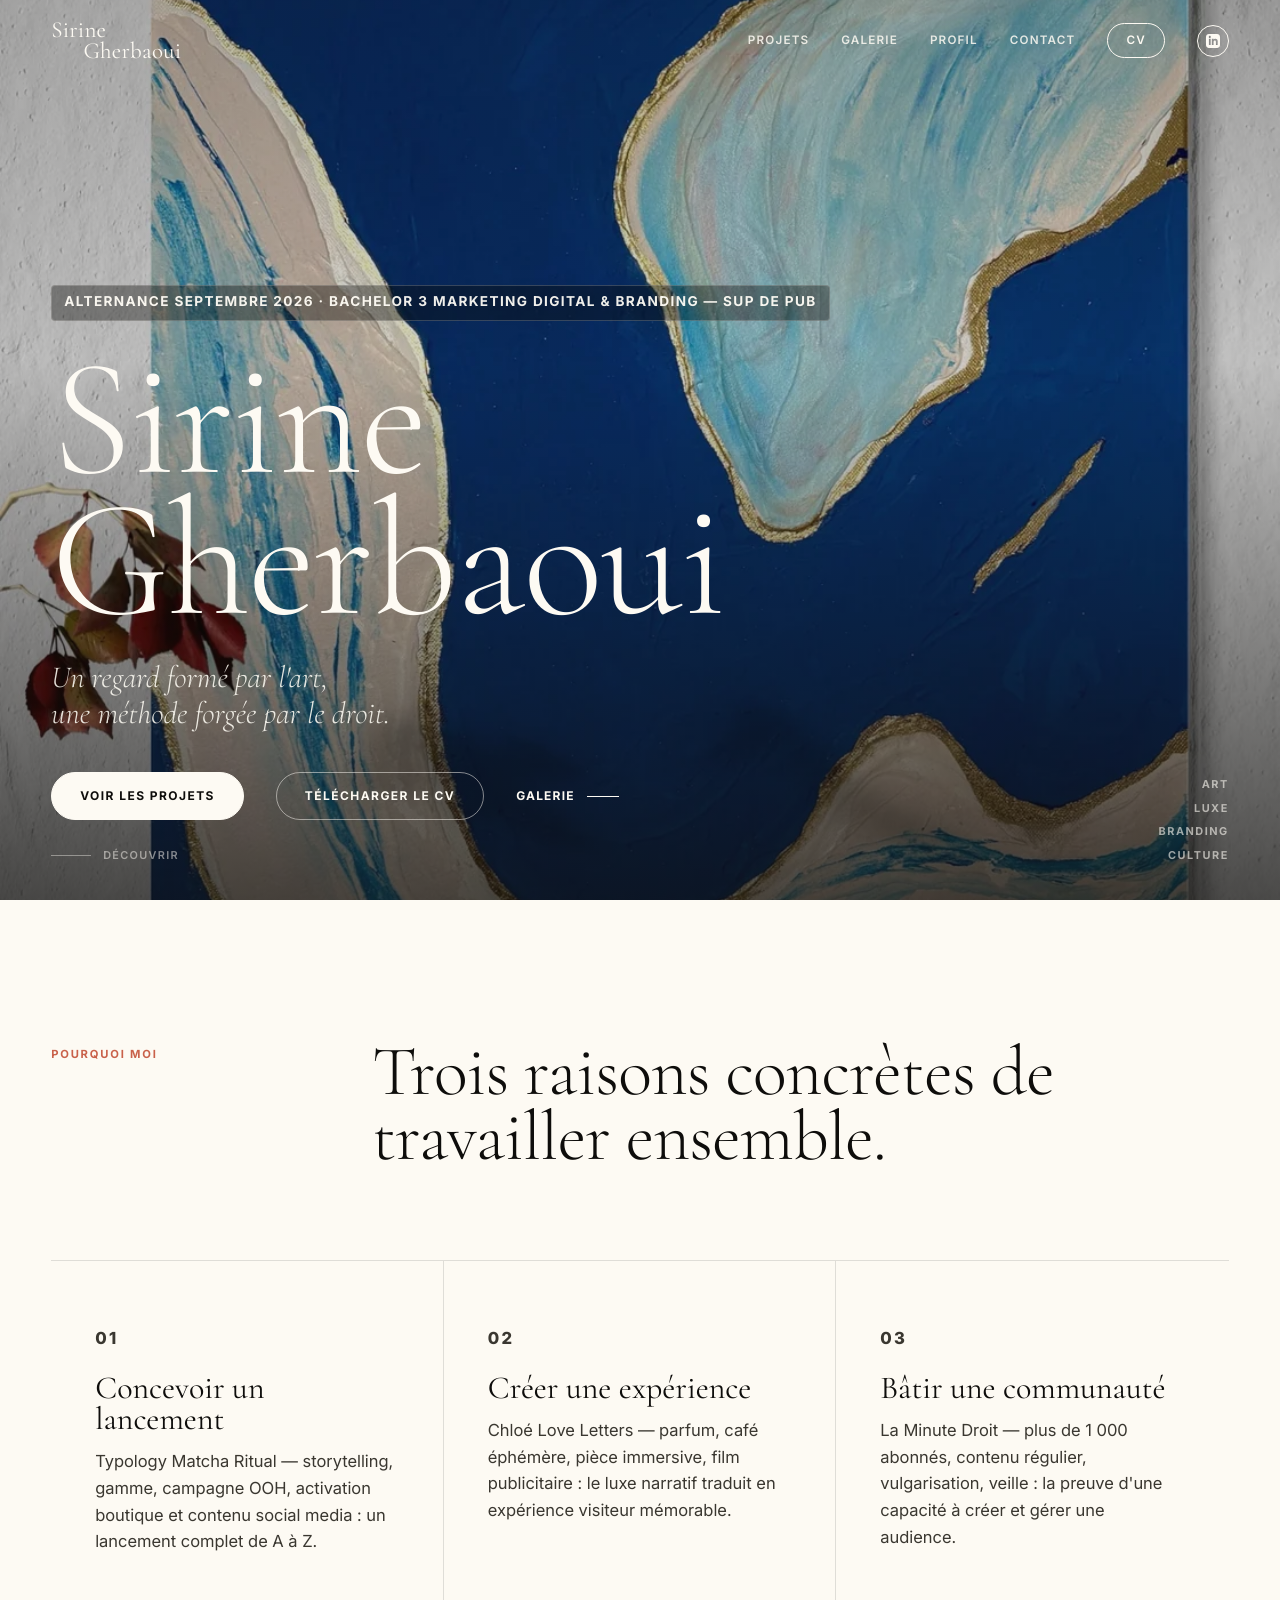
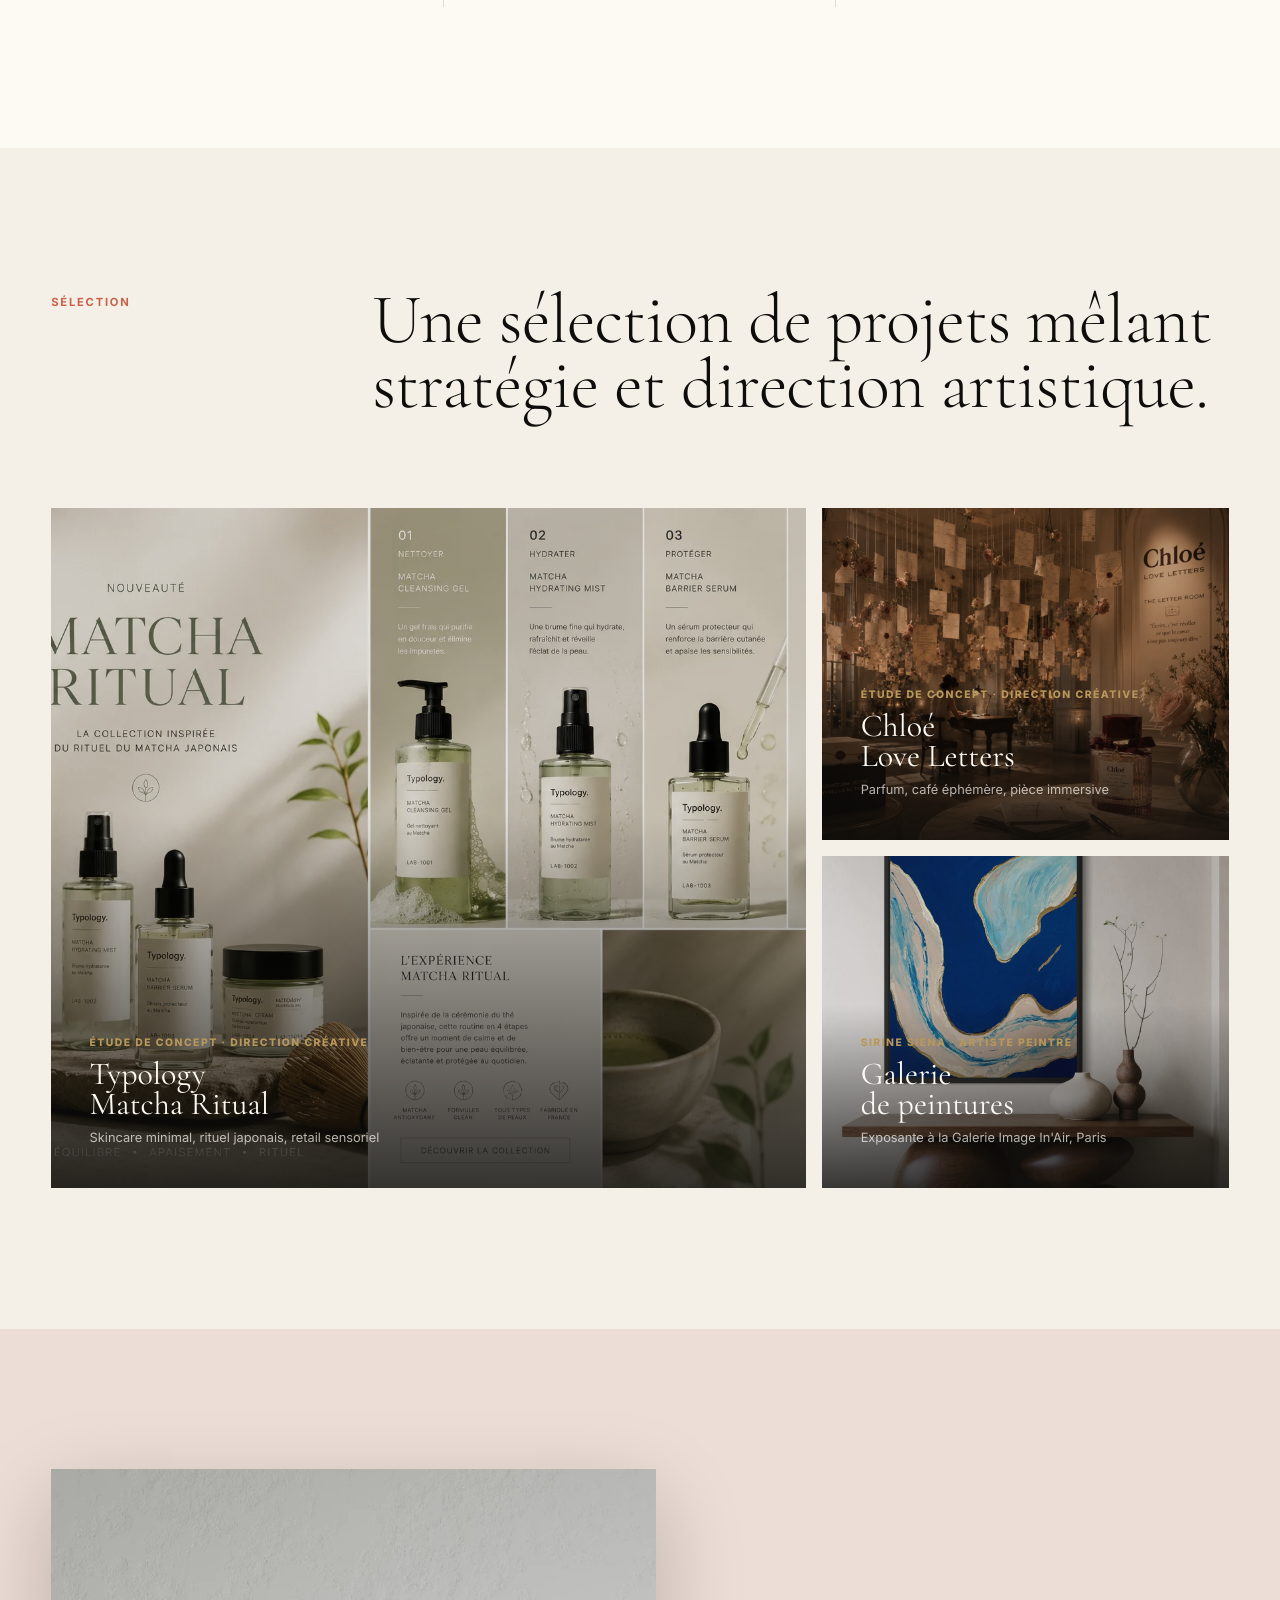
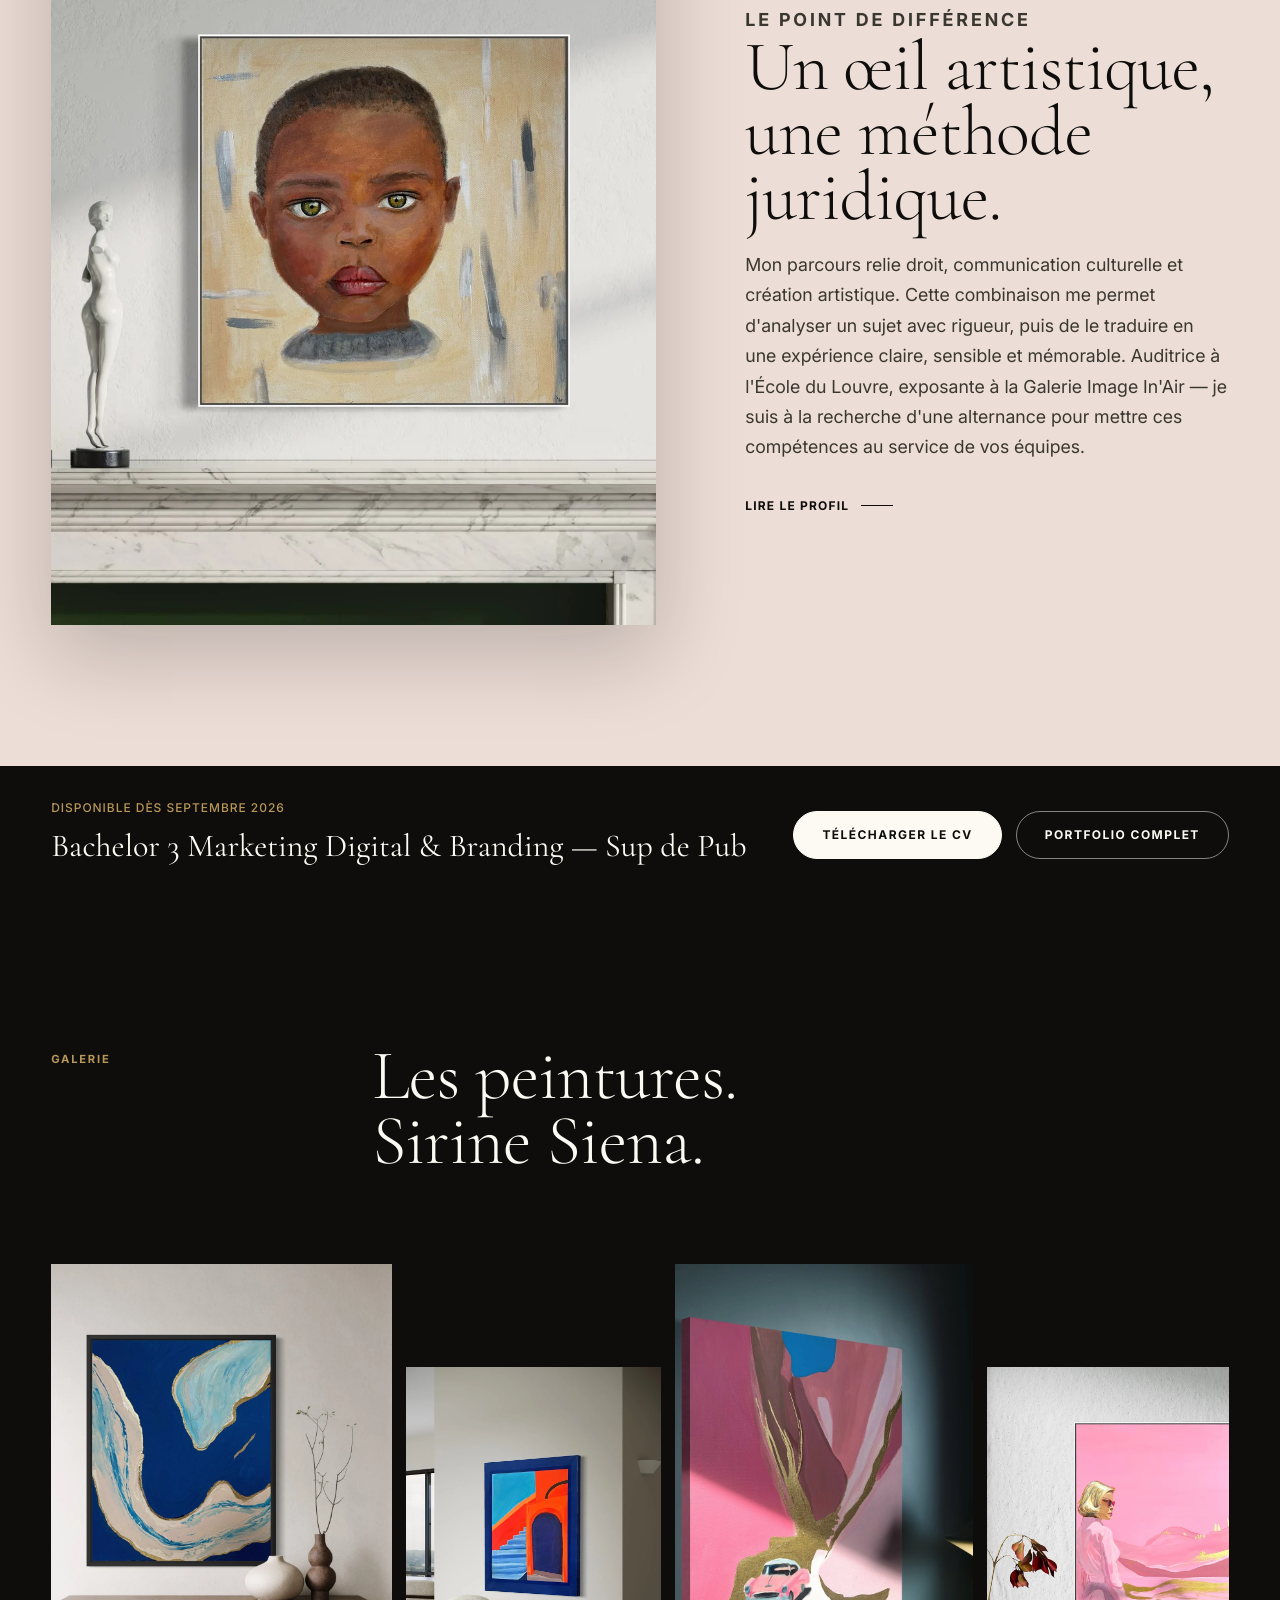
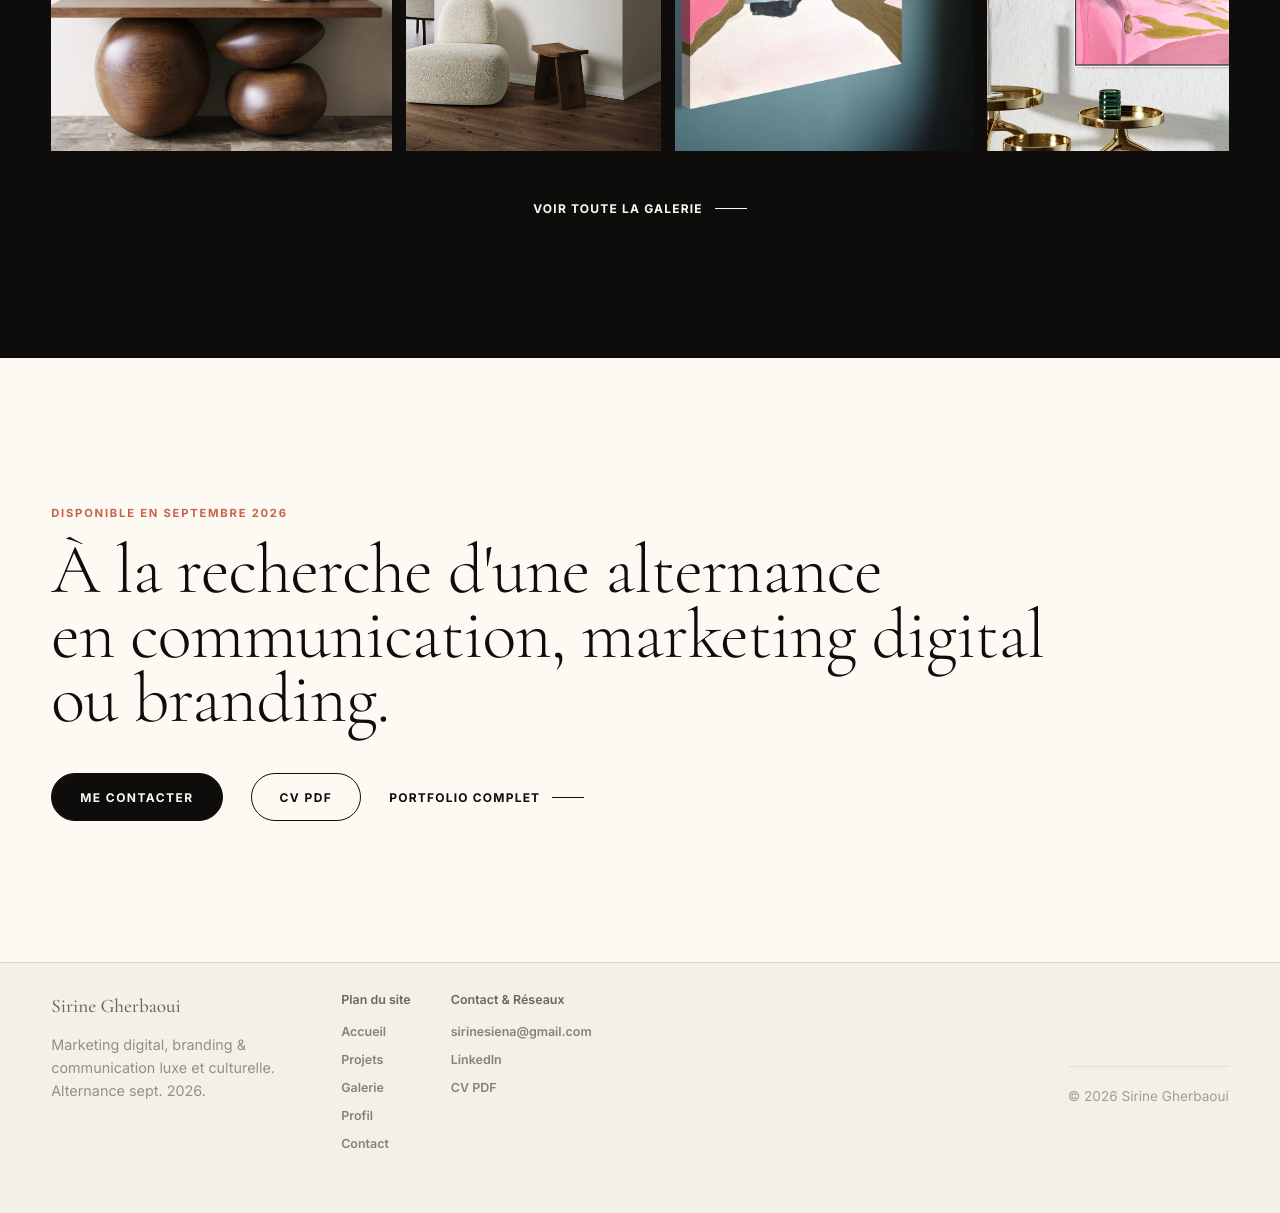
<file: index.html>
﻿<!doctype html>
<html lang="fr">
  <head>
    <meta charset="utf-8" />
    <meta name="viewport" content="width=device-width, initial-scale=1" />
    <title>Sirine Gherbaoui — Portfolio Marketing, Art &amp; Luxe</title>
    <meta
      name="description"
      content="Portfolio de Sirine Gherbaoui — future B3 Marketing Digital &amp; Branding à Sup de Pub, disponible en alternance dès septembre 2026. Art, luxe, branding, communication culturelle."
    />
    <meta name="theme-color" content="#0e0d0b" />
    <meta property="og:title" content="Sirine Gherbaoui — Art, Branding &amp; Communication" />
    <meta
      property="og:description"
      content="Un regard formé par l'art, une méthode forgée par le droit."
    />
    <meta property="og:type" content="website" />
    <meta property="og:image" content="https://sirinegherbaoui.com/assets/images/painting-blue-desk.webp" />
    <meta property="og:url" content="https://sirinegherbaoui.com/index.html" />
    <link rel="canonical" href="https://sirinegherbaoui.com/index.html" />
    <link rel="preconnect" href="https://fonts.googleapis.com" />
    <link rel="preconnect" href="https://fonts.gstatic.com" crossorigin />
    <link
      href="https://fonts.googleapis.com/css2?family=Cormorant+Garamond:ital,wght@0,300;0,400;0,500;1,300;1,400&family=Inter:wght@300;400;500;600;700;800&display=swap"
      rel="stylesheet"
    />
    <!-- Favicon SVG inline -->
    <link rel="icon" href="data:image/svg+xml,<svg xmlns='http://www.w3.org/2000/svg' viewBox='0 0 32 32'><rect width='32' height='32' fill='%230e0d0b'/><text x='50%25' y='56%25' dominant-baseline='middle' text-anchor='middle' font-family='Georgia,serif' font-size='14' fill='%23f5f0e7' letter-spacing='0'>SG</text></svg>" />
    <link rel="preload" as="image" href="assets/images/painting-blue-desk.webp" />
    <link rel="stylesheet" href="styles.css" />
  <link rel="alternate" hreflang="fr" href="https://sirinegherbaoui.com/" />
  <link rel="alternate" hreflang="en" href="https://sirinegherbaoui.com/index-en" />
  <link rel="alternate" hreflang="x-default" href="https://sirinegherbaoui.com/" />
  <script type="application/ld+json">
  {
    "@context": "https://schema.org",
    "@type": "Person",
    "name": "Sirine Gherbaoui",
    "alternateName": "Sirine Siena",
    "url": "https://sirinegherbaoui.com",
    "email": "sirinesiena@gmail.com",
    "jobTitle": "Étudiante Marketing Digital & Branding",
    "alumniOf": [
      { "@type": "EducationalOrganization", "name": "Sup de Pub" },
      { "@type": "EducationalOrganization", "name": "Université Paris X" },
      { "@type": "EducationalOrganization", "name": "École du Louvre" }
    ],
    "sameAs": [
      "https://www.linkedin.com/in/sirine-gherbaoui-715437168"
    ]
  }
  </script>
  </head>
  <body data-page="home">
    <div id="scroll-progress" role="progressbar" aria-label="Progression de lecture" aria-valuenow="0" aria-valuemin="0" aria-valuemax="100"></div>
    <!-- ══ HEADER ══════════════════════════════════════════════ -->
    <header class="site-header" data-header data-dark>
      <a class="brand-mark" href="index.html" aria-label="Accueil Sirine Gherbaoui">
        <span>Sirine</span>
        <span>Gherbaoui</span>
      </a>
      <button class="nav-toggle" type="button" aria-expanded="false" aria-controls="site-nav" aria-label="Menu">
        <span></span>
        <span></span>
      </button>
      <nav class="site-nav" id="site-nav" aria-label="Navigation principale">
        <a href="projets.html">Projets</a>
        <a href="galerie.html">Galerie</a>
        <a href="profil.html">Profil</a>
        <a href="contact.html">Contact</a>
        <a href="assets/documents/CV-Sirine-Gherbaoui.pdf" download="CV-Sirine-Gherbaoui.pdf" class="nav-cv" target="_blank" rel="noopener">CV</a>
        <a href="https://www.linkedin.com/in/sirine-gherbaoui-715437168" class="nav-linkedin" target="_blank" rel="noopener" aria-label="LinkedIn">
          <svg xmlns="http://www.w3.org/2000/svg" viewBox="0 0 24 24" width="14" height="14" fill="currentColor"><path d="M19 0h-14c-2.761 0-5 2.239-5 5v14c0 2.761 2.239 5 5 5h14c2.762 0 5-2.239 5-5v-14c0-2.761-2.238-5-5-5zm-11 19h-3v-11h3v11zm-1.5-12.268c-.966 0-1.75-.79-1.75-1.764s.784-1.764 1.75-1.764 1.75.79 1.75 1.764-.783 1.764-1.75 1.764zm13.5 12.268h-3v-5.604c0-3.368-4-3.113-4 0v5.604h-3v-11h3v1.765c1.396-2.586 7-2.777 7 2.476v6.759z"/></svg>
        </a>
      </nav>
    </header>

    <main>
      <!-- ══ HERO ════════════════════════════════════════════ -->
      <section class="hero hero-home" id="hero" aria-label="Présentation">
        <div class="hero-bg" aria-hidden="true">
          <img
            src="assets/images/painting-blue-desk.webp"
            alt="Peinture bureau bleu par Sirine Siena"
            width="1121"
            height="1400"
          />
        </div>
        <div class="hero-overlay" aria-hidden="true"></div>

        <div class="hero-content reveal">
          <p class="eyebrow" style="font-size: 0.85rem; color: var(--paper-2); opacity: 0.95; letter-spacing: 0.1em; background: rgba(14,13,11,0.4); display: inline-block; padding: 6px 12px; border-radius: 4px; border: 1px solid rgba(253,250,243,0.2);">Alternance septembre 2026 · Bachelor 3 Marketing Digital &amp; Branding — Sup de Pub</p>
          <h1 style="margin-top: 12px;">Sirine<br>Gherbaoui</h1>
          <p class="hero-tagline">
            Un regard formé par l'art,<br>
            une méthode forgée par le droit.
          </p>
          <div class="hero-actions">
            <a class="btn btn-light" href="projets.html">Voir les projets</a>
            <a class="btn btn-outline-light" href="assets/documents/CV-Sirine-Gherbaoui.pdf" download="CV-Sirine-Gherbaoui.pdf" target="_blank" rel="noopener">Télécharger le CV</a>
            <a class="text-link light" href="galerie.html">Galerie</a>
          </div>
        </div>

        <div class="hero-tags" aria-hidden="true">
          <span>Art</span>
          <span>Luxe</span>
          <span>Branding</span>
          <span>Culture</span>
        </div>

        <div class="scroll-hint" aria-hidden="true">Découvrir</div>
      </section>

      <!-- ══ INTRO (3 colonnes, fidèles au portfolio) ═══════ -->
      <section class="intro-band">
        <div class="section-header">
          <p class="section-kicker reveal">Pourquoi moi</p>
          <h2 class="section-title reveal delay-1">Trois raisons concrètes de travailler ensemble.</h2>
        </div>
        <div class="proof-grid">
          <article class="proof-item reveal">
            <p class="proof-num">01</p>
            <h3>Concevoir un lancement</h3>
            <p>Typology Matcha Ritual — storytelling, gamme, campagne OOH, activation boutique et contenu social media : un lancement complet de A à Z.</p>
          </article>
          <article class="proof-item reveal delay-1">
            <p class="proof-num">02</p>
            <h3>Créer une expérience</h3>
            <p>Chloé Love Letters — parfum, café éphémère, pièce immersive, film publicitaire : le luxe narratif traduit en expérience visiteur mémorable.</p>
          </article>
          <article class="proof-item reveal delay-2">
            <p class="proof-num">03</p>
            <h3>Bâtir une communauté</h3>
            <p>La Minute Droit — plus de 1 000 abonnés, contenu régulier, vulgarisation, veille : la preuve d'une capacité à créer et gérer une audience.</p>
          </article>
        </div>
      </section>

      <!-- ══ SÉLECTION PROJETS ════════════════════════════════ -->
      <section class="signature-section">
        <div class="section-header">
          <p class="section-kicker reveal">Sélection</p>
          <h2 class="section-title reveal delay-1">Une sélection de projets mêlant stratégie et direction artistique.</h2>
        </div>
        <div class="featured-grid">
          <a class="feature-card large reveal" href="projets.html#typology">
            <img
              src="assets/images/typology-collection.webp"
              alt="Campagne Typology Matcha Ritual"
              loading="lazy"
             width="1536" height="1024" />
            <div class="feature-card-info">
              <p class="tag">Étude de concept · Direction créative</p>
              <h3>Typology<br>Matcha Ritual</h3>
              <span class="sub">Skincare minimal, rituel japonais, retail sensoriel</span>
            </div>
          </a>
          <a class="feature-card reveal delay-1" href="projets.html#chloe">
            <img
              src="assets/images/chloe-letter-room.webp"
              alt="Expérience immersive Chloé Love Letters"
              loading="lazy"
             width="1300" height="1040" />
            <div class="feature-card-info">
              <p class="tag">Étude de concept · Direction créative</p>
              <h3>Chloé<br>Love Letters</h3>
              <span class="sub">Parfum, café éphémère, pièce immersive</span>
            </div>
          </a>
          <a class="feature-card reveal delay-2" href="galerie.html">
            <img
              src="assets/images/painting-blue-console.webp"
              alt="Shades of Blue par Sirine Siena"
              loading="lazy"
             width="1200" height="1500" />
            <div class="feature-card-info">
              <p class="tag">Sirine Siena · Artiste peintre</p>
              <h3>Galerie<br>de peintures</h3>
              <span class="sub">Exposante à la Galerie Image In'Air, Paris</span>
            </div>
          </a>
        </div>
      </section>

      <!-- ══ EDITORIAL SPLIT ══════════════════════════════════ -->
      <section class="editorial-split">
        <div class="editorial-image reveal">
          <img
            src="assets/images/painting-enfant-mantel.webp"
            alt="L'Enfant, peinture de Sirine Siena exposée sur cheminée"
            loading="lazy"
           width="1300" height="1300" />
        </div>
        <div class="editorial-copy reveal delay-1">
          <p class="section-kicker">Le point de différence</p>
          <h2 class="section-title">Un œil artistique, une méthode juridique.</h2>
          <p>
            Mon parcours relie droit, communication culturelle et création artistique.
            Cette combinaison me permet d'analyser un sujet avec rigueur,
            puis de le traduire en une expérience claire, sensible et mémorable.
            Auditrice à l'École du Louvre, exposante à la Galerie Image In'Air —
            je suis à la recherche d'une alternance pour mettre ces compétences au service de vos équipes.
          </p>
          <a class="text-link" href="profil.html">Lire le profil</a>
        </div>
      </section>

      <!-- ══ CV STRIP ═════════════════════════════════════════ -->
      <div class="cv-strip reveal">
        <div class="cv-strip-text">
          <span>Disponible dès septembre 2026</span>
          <strong>Bachelor 3 Marketing Digital &amp; Branding — Sup de Pub</strong>
        </div>
        <div class="cv-strip-actions">
          <a class="btn btn-light" href="assets/documents/CV-Sirine-Gherbaoui.pdf" download="CV-Sirine-Gherbaoui.pdf" target="_blank" rel="noopener">Télécharger le CV</a>
          <a class="btn btn-outline-light" href="https://www.dropbox.com/scl/fi/kszn5p0g69a0o3j1u2ds0/Portfolio-Sirine-Gherbaoui.pdf?rlkey=t353f1wz1swadx2i6fn8089p8&st=aejs3klx&dl=1" target="_blank" rel="noopener">Portfolio complet</a>
        </div>
      </div>

      <!-- ══ GALERIE PREVIEW ══════════════════════════════════ -->
      <section class="gallery-preview">
        <div class="section-header">
          <p class="section-kicker reveal">Galerie</p>
          <h2 class="section-title reveal delay-1">Les peintures.<br>Sirine Siena.</h2>
        </div>
        <div class="art-rail">
          <a href="galerie.html" class="reveal">
            <img src="assets/images/painting-blue-console.webp" alt="Shades of Blue par Sirine Siena" loading="lazy"  width="1200" height="1500" />
          </a>
          <a href="galerie.html" class="reveal delay-1">
            <img src="assets/images/painting-door-chair.webp" alt="The Door par Sirine Siena" loading="lazy"  width="1200" height="1500" />
          </a>
          <a href="galerie.html" class="reveal delay-2">
            <img src="assets/images/painting-retro-dark.webp" alt="Retro Desert par Sirine Siena" loading="lazy"  width="1120" height="1400" />
          </a>
          <a href="galerie.html" class="reveal delay-3">
            <img src="assets/images/painting-pink-landscape-room.webp" alt="Peinture rose par Sirine Siena" loading="lazy"  width="1400" height="1400" />
          </a>
        </div>
        <div class="art-rail-cta">
          <a class="text-link light" href="galerie.html">Voir toute la galerie</a>
        </div>
      </section>

      <!-- ══ FINAL CTA ════════════════════════════════════════ -->
      <section class="final-cta">
        <div class="reveal">
          <p class="section-kicker">Disponible en septembre 2026</p>
          <h2 class="section-title" style="margin-top:16px">
            À la recherche d'une alternance<br>en communication, marketing digital<br>ou branding.
          </h2>
          <div class="cta-actions">
            <a class="btn btn-ink" href="contact.html">Me contacter</a>
            <a class="btn btn-outline-ink" href="assets/documents/CV-Sirine-Gherbaoui.pdf" download="CV-Sirine-Gherbaoui.pdf" target="_blank" rel="noopener">CV PDF</a>
            <a class="text-link" href="https://www.dropbox.com/scl/fi/kszn5p0g69a0o3j1u2ds0/Portfolio-Sirine-Gherbaoui.pdf?rlkey=t353f1wz1swadx2i6fn8089p8&st=aejs3klx&dl=1" target="_blank" rel="noopener">Portfolio complet</a>
          </div>
        </div>
      </section>
    </main>

    <!-- ══ FOOTER ═══════════════════════════════════════════ -->
    <footer class="site-footer">
      <div style="display: flex; gap: 40px; margin-bottom: 30px; flex-wrap: wrap; justify-content: space-between;">
        <div style="flex: 1; min-width: 200px;">
          <h4 style="margin-bottom: 12px; font-family: var(--display); font-size: 1.2rem; font-weight: 500;">Sirine Gherbaoui</h4>
          <p style="opacity: 0.7; font-size: 0.9rem; max-width: 250px;">Marketing digital, branding &amp; communication luxe et culturelle. Alternance sept. 2026.</p>
        </div>
        <div style="display: flex; gap: 40px; flex-wrap: wrap;">
          <nav aria-label="Plan du site" style="display: flex; flex-direction: column; gap: 8px;">
            <strong style="margin-bottom: 4px; font-weight: 600;">Plan du site</strong>
            <a href="index.html">Accueil</a>
            <a href="projets.html">Projets</a>
            <a href="galerie.html">Galerie</a>
            <a href="profil.html">Profil</a>
            <a href="contact.html">Contact</a>
          </nav>
          <nav aria-label="Réseaux et documents" style="display: flex; flex-direction: column; gap: 8px;">
            <strong style="margin-bottom: 4px; font-weight: 600;">Contact &amp; Réseaux</strong>
            <a href="mailto:sirinesiena@gmail.com">sirinesiena@gmail.com</a>
            <a href="https://www.linkedin.com/in/sirine-gherbaoui-715437168" target="_blank" rel="noopener">LinkedIn</a>
            <a href="assets/documents/CV-Sirine-Gherbaoui.pdf" download="CV-Sirine-Gherbaoui.pdf" target="_blank" rel="noopener">CV PDF</a>
          </nav>
        </div>
      </div>
      <div style="border-top: 1px solid var(--line); padding-top: 20px; font-size: 0.85rem; opacity: 0.6;">
        <p>© 2026 Sirine Gherbaoui</p>
      </div>
    </footer>

    <script src="scripts.js"></script>
  </body>
</html>
</file>
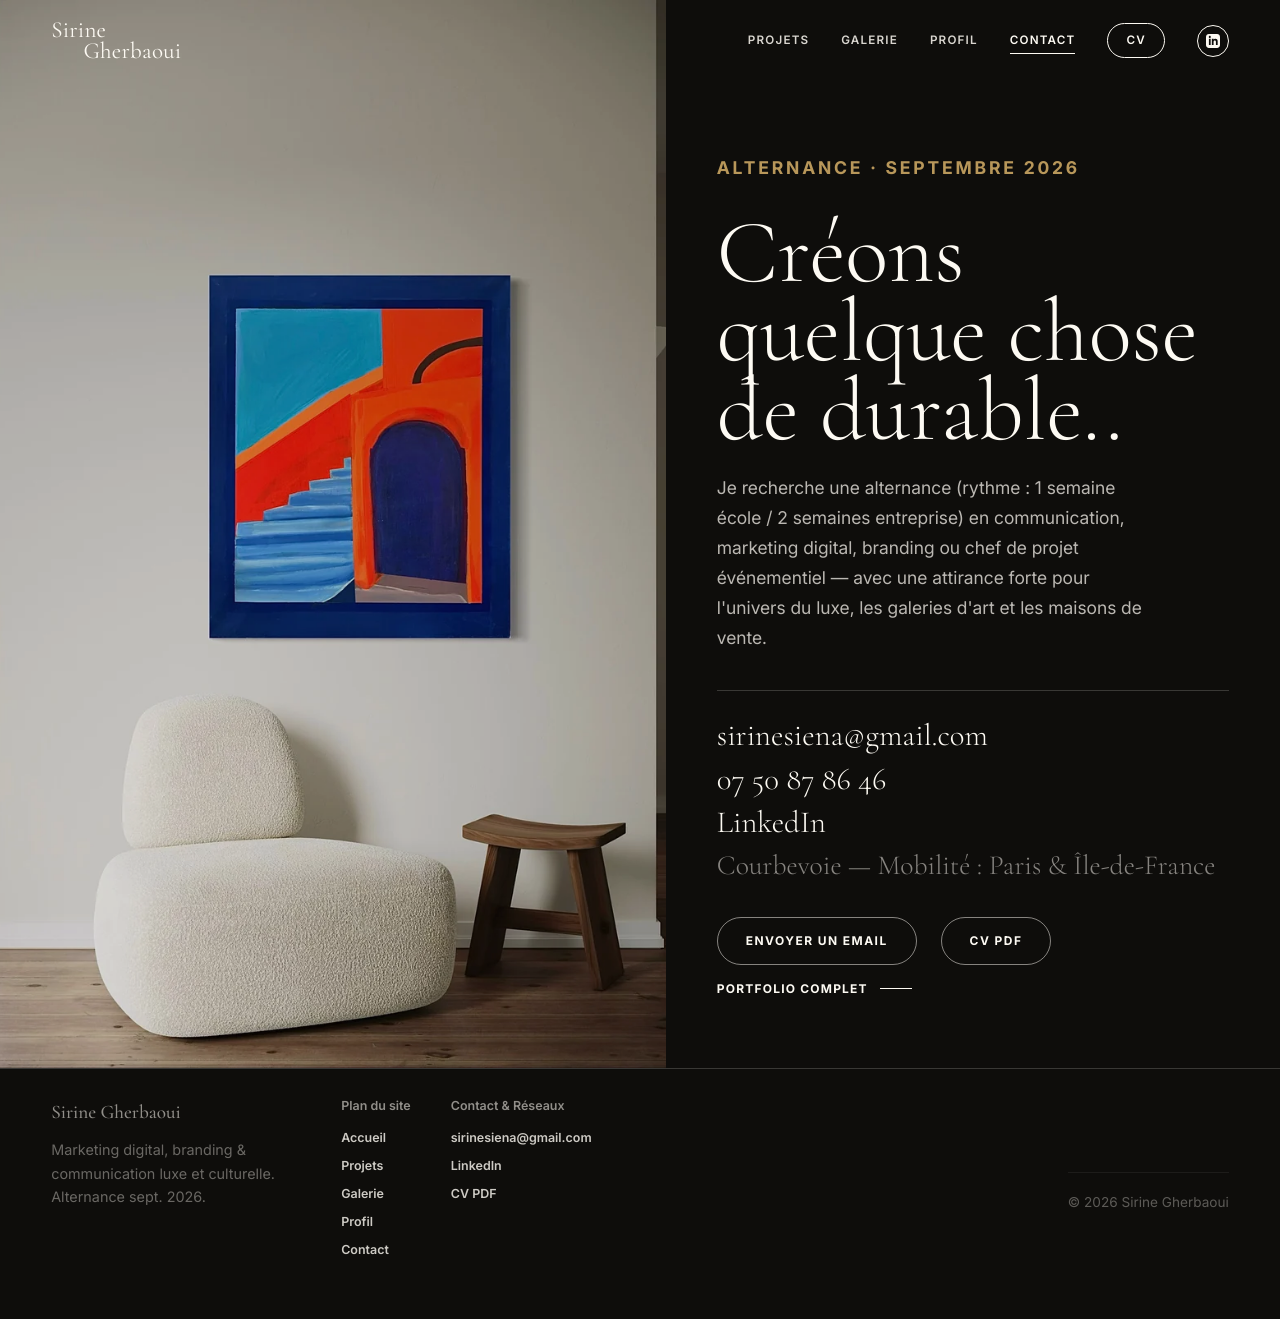
<file: contact.html>
﻿<!doctype html>
<html lang="fr">
  <head>
    <meta charset="utf-8" />
    <meta name="viewport" content="width=device-width, initial-scale=1" />
    <title>Contact — Sirine Gherbaoui</title>
    <meta
      name="description"
      content="Contacter Sirine Gherbaoui pour une alternance en marketing digital, branding ou communication culturelle — disponible dès septembre 2026. Maisons de luxe, galeries d'art, maisons de vente."
    />
    <meta name="theme-color" content="#0e0d0b" />
    <meta property="og:url" content="https://sirinegherbaoui.com/contact.html" />
    <link rel="canonical" href="https://sirinegherbaoui.com/contact.html" />
    <link rel="preconnect" href="https://fonts.googleapis.com" />
    <link rel="preconnect" href="https://fonts.gstatic.com" crossorigin />
    <link
      href="https://fonts.googleapis.com/css2?family=Cormorant+Garamond:ital,wght@0,300;0,400;0,500;1,300;1,400&family=Inter:wght@300;400;500;600;700;800&display=swap"
      rel="stylesheet"
    />
    <link rel="icon" href="data:image/svg+xml,<svg xmlns='http://www.w3.org/2000/svg' viewBox='0 0 32 32'><rect width='32' height='32' fill='%230e0d0b'/><text x='50%25' y='56%25' dominant-baseline='middle' text-anchor='middle' font-family='Georgia,serif' font-size='14' fill='%23f5f0e7' letter-spacing='0'>SG</text></svg>" />
    <link rel="preload" as="image" href="assets/images/painting-door-room.webp" />
        <meta property="og:type" content="website" />
    <meta property="og:title" content="Contact — Sirine Gherbaoui" />
    <meta property="og:description" content="Contactez Sirine Gherbaoui pour une alternance en marketing digital, branding ou communication culturelle. Disponible dès septembre 2026." />
    <meta property="og:image" content="https://sirinegherbaoui.com/assets/images/painting-blue-desk.webp" />
    <link rel="stylesheet" href="styles.css" />
  </head>
  <body data-page="contact">
    <div id="scroll-progress" role="progressbar" aria-label="Progression de lecture" aria-valuenow="0" aria-valuemin="0" aria-valuemax="100"></div>
    <!-- ══ HEADER ══════════════════════════════════════════════ -->
    <header class="site-header dark-header" data-header>
      <a class="brand-mark" href="index.html" aria-label="Accueil Sirine Gherbaoui">
        <span>Sirine</span>
        <span>Gherbaoui</span>
      </a>
      <button class="nav-toggle" type="button" aria-expanded="false" aria-controls="site-nav" aria-label="Menu">
        <span></span>
        <span></span>
      </button>
      <nav class="site-nav" id="site-nav" aria-label="Navigation principale">
        <a href="projets.html">Projets</a>
        <a href="galerie.html">Galerie</a>
        <a href="profil.html">Profil</a>
        <a href="contact.html" aria-current="page">Contact</a>
        <a href="assets/documents/CV-Sirine-Gherbaoui.pdf" download="CV-Sirine-Gherbaoui.pdf" class="nav-cv" target="_blank" rel="noopener">CV</a>
        <a href="https://www.linkedin.com/in/sirine-gherbaoui-715437168" class="nav-linkedin" target="_blank" rel="noopener" aria-label="LinkedIn">
          <svg xmlns="http://www.w3.org/2000/svg" viewBox="0 0 24 24" width="14" height="14" fill="currentColor"><path d="M19 0h-14c-2.761 0-5 2.239-5 5v14c0 2.761 2.239 5 5 5h14c2.762 0 5-2.239 5-5v-14c0-2.761-2.238-5-5-5zm-11 19h-3v-11h3v11zm-1.5-12.268c-.966 0-1.75-.79-1.75-1.764s.784-1.764 1.75-1.764 1.75.79 1.75 1.764-.783 1.764-1.75 1.764zm13.5 12.268h-3v-5.604c0-3.368-4-3.113-4 0v5.604h-3v-11h3v1.765c1.396-2.586 7-2.777 7 2.476v6.759z"/></svg>
        </a>
      </nav>
    </header>

    <main>
      <section class="contact-page">
        <!-- Image gauche -->
        <div class="contact-visual">
          <img
            src="assets/images/painting-door-room.webp"
            alt="The Door par Sirine Siena — peinture exposée en intérieur"
           width="1040" height="1300" />
        </div>

        <!-- Panneau droit -->
        <div class="contact-panel">
          <p class="eyebrow">Alternance · Septembre 2026</p>
          <h1>Créons quelque chose de durable..</h1>
          <p>
            Je recherche une alternance (rythme : 1 semaine école / 2 semaines entreprise) en communication, marketing digital, branding
            ou chef de projet événementiel — avec une attirance forte pour l'univers du luxe, les galeries d'art et les maisons de vente.
          </p>

          <!-- Contacts -->
          <div class="contact-list">
            <a href="mailto:sirinesiena@gmail.com" aria-label="Envoyer un email à Sirine">
              sirinesiena@gmail.com
            </a>
            <a href="tel:+33750878646" aria-label="Appeler Sirine">
              07 50 87 86 46
            </a>
            <a
              href="https://www.linkedin.com/in/sirine-gherbaoui-715437168"
              target="_blank"
              rel="noopener"
              aria-label="Profil LinkedIn de Sirine Gherbaoui"
            >
              LinkedIn
            </a>
            <span>Courbevoie — Mobilité : Paris &amp; Île-de-France</span>
          </div>

          <!-- Actions -->
          <div class="contact-actions">
            <a
              class="btn btn-outline-light"
              href="mailto:sirinesiena@gmail.com"
              id="btn-email"
            >Envoyer un email</a>
            <a
              class="btn btn-outline-light"
              href="assets/documents/CV-Sirine-Gherbaoui.pdf" download="CV-Sirine-Gherbaoui.pdf"
              target="_blank"
              rel="noopener"
              id="btn-cv"
            >CV PDF</a>
            <a
              class="text-link light"
              href="https://www.dropbox.com/scl/fi/kszn5p0g69a0o3j1u2ds0/Portfolio-Sirine-Gherbaoui.pdf?rlkey=t353f1wz1swadx2i6fn8089p8&st=aejs3klx&dl=1"
              target="_blank"
              rel="noopener"
              id="btn-portfolio"
            >Portfolio complet</a>
          </div>
        </div>
      </section>
    </main>

    <!-- ══ FOOTER ═══════════════════════════════════════════ -->
    <footer class="site-footer dark-footer">
      <div style="display: flex; gap: 40px; margin-bottom: 30px; flex-wrap: wrap; justify-content: space-between;">
        <div style="flex: 1; min-width: 200px;">
          <h4 style="margin-bottom: 12px; font-family: var(--display); font-size: 1.2rem; font-weight: 500;">Sirine Gherbaoui</h4>
          <p style="opacity: 0.7; font-size: 0.9rem; max-width: 250px;">Marketing digital, branding &amp; communication luxe et culturelle. Alternance sept. 2026.</p>
        </div>
        <div style="display: flex; gap: 40px; flex-wrap: wrap;">
          <nav aria-label="Plan du site" style="display: flex; flex-direction: column; gap: 8px;">
            <strong style="margin-bottom: 4px; font-weight: 600;">Plan du site</strong>
            <a href="index.html">Accueil</a>
            <a href="projets.html">Projets</a>
            <a href="galerie.html">Galerie</a>
            <a href="profil.html">Profil</a>
            <a href="contact.html">Contact</a>
          </nav>
          <nav aria-label="Réseaux et documents" style="display: flex; flex-direction: column; gap: 8px;">
            <strong style="margin-bottom: 4px; font-weight: 600;">Contact &amp; Réseaux</strong>
            <a href="mailto:sirinesiena@gmail.com">sirinesiena@gmail.com</a>
            <a href="https://www.linkedin.com/in/sirine-gherbaoui-715437168" target="_blank" rel="noopener">LinkedIn</a>
            <a href="assets/documents/CV-Sirine-Gherbaoui.pdf" download="CV-Sirine-Gherbaoui.pdf" target="_blank" rel="noopener">CV PDF</a>
          </nav>
        </div>
      </div>
      <div style="border-top: 1px solid rgba(255,255,255,0.1); padding-top: 20px; font-size: 0.85rem; opacity: 0.6;">
        <p>© 2026 Sirine Gherbaoui</p>
      </div>
    </footer>

    <script src="scripts.js"></script>
  </body>
</html>
</file>
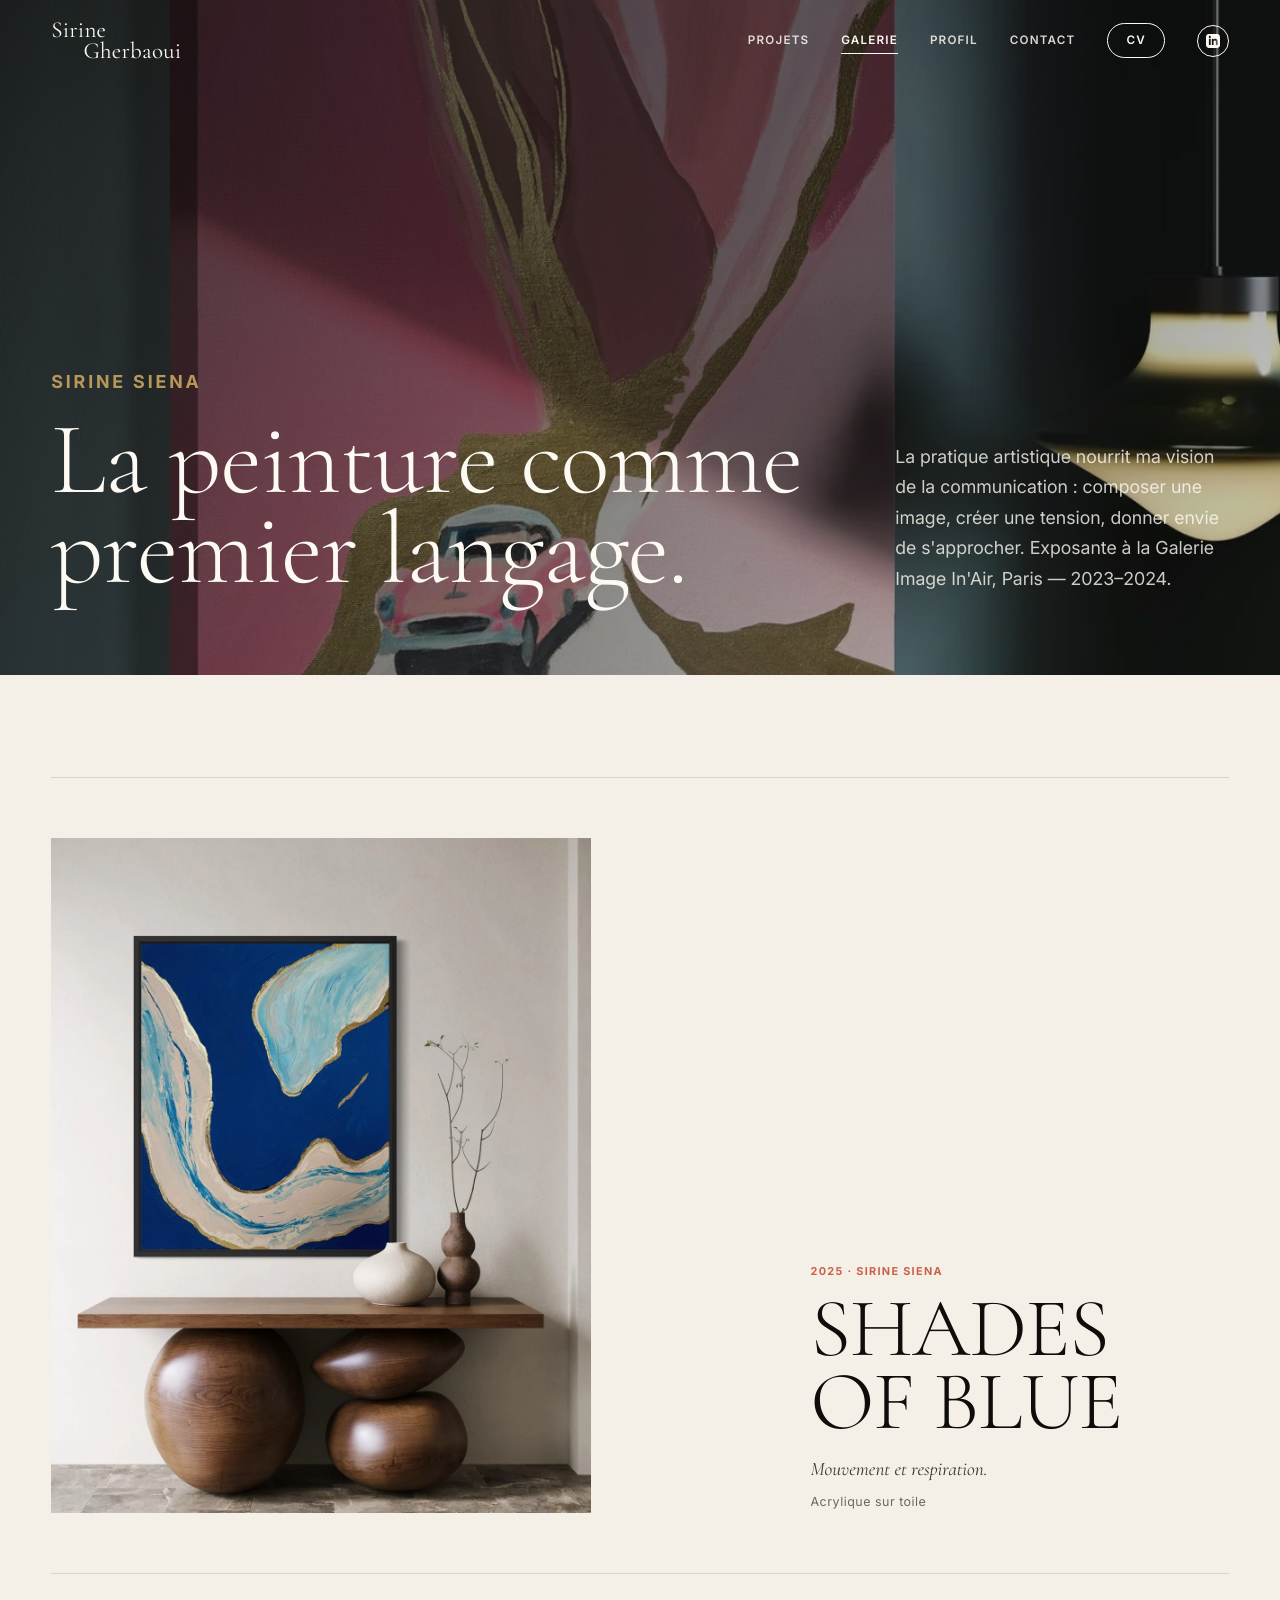
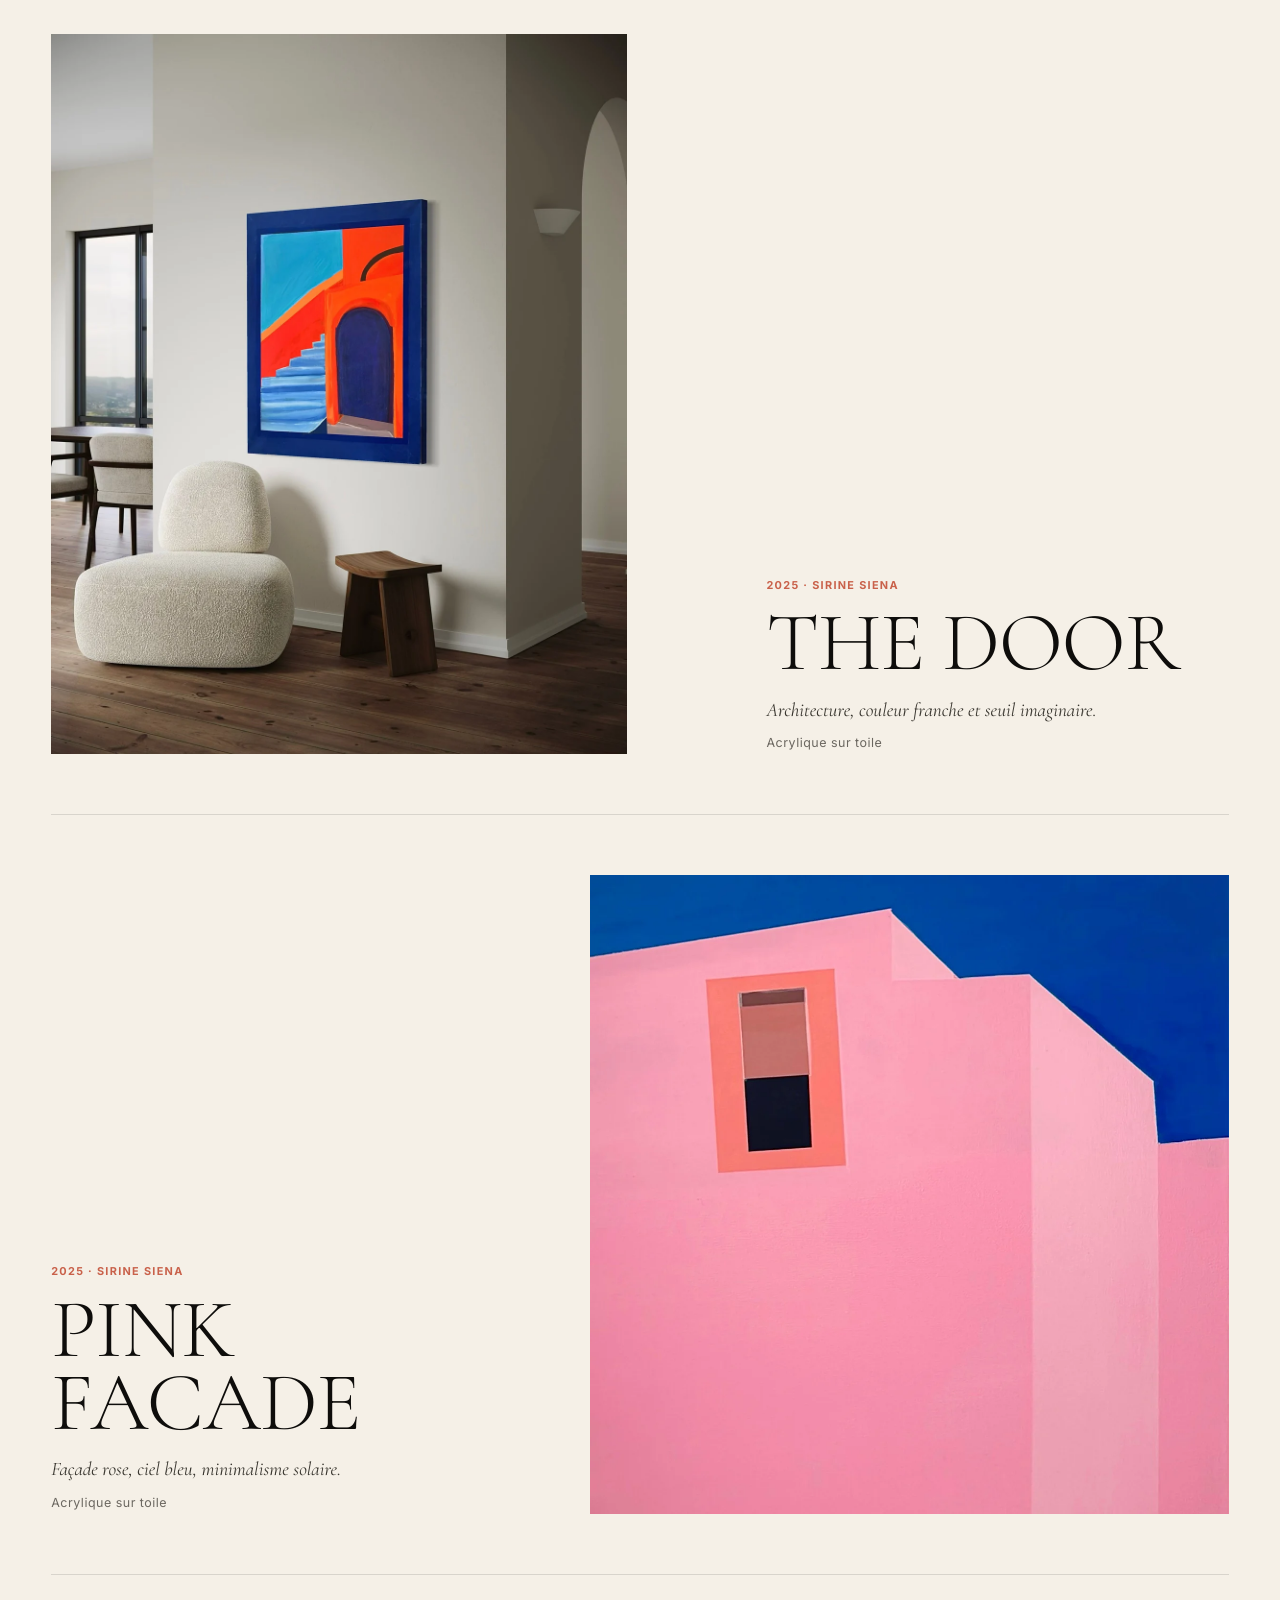
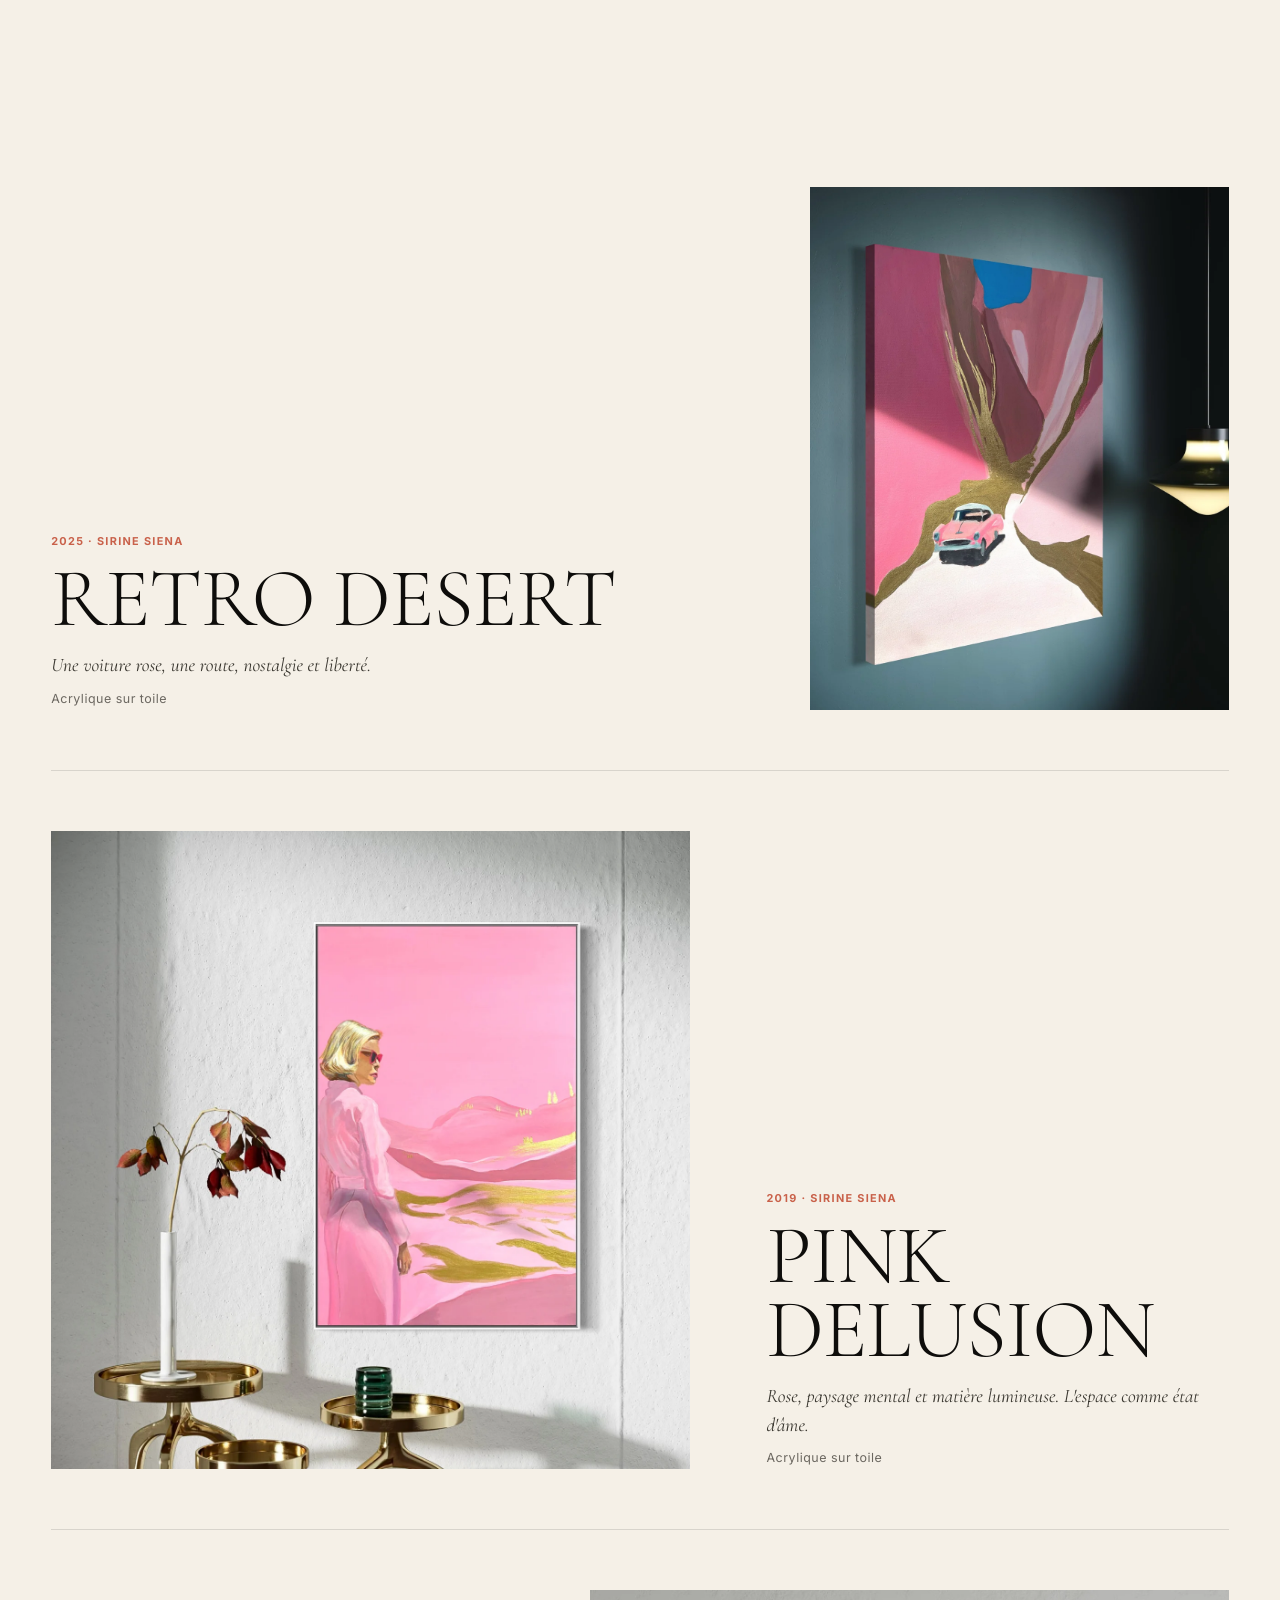
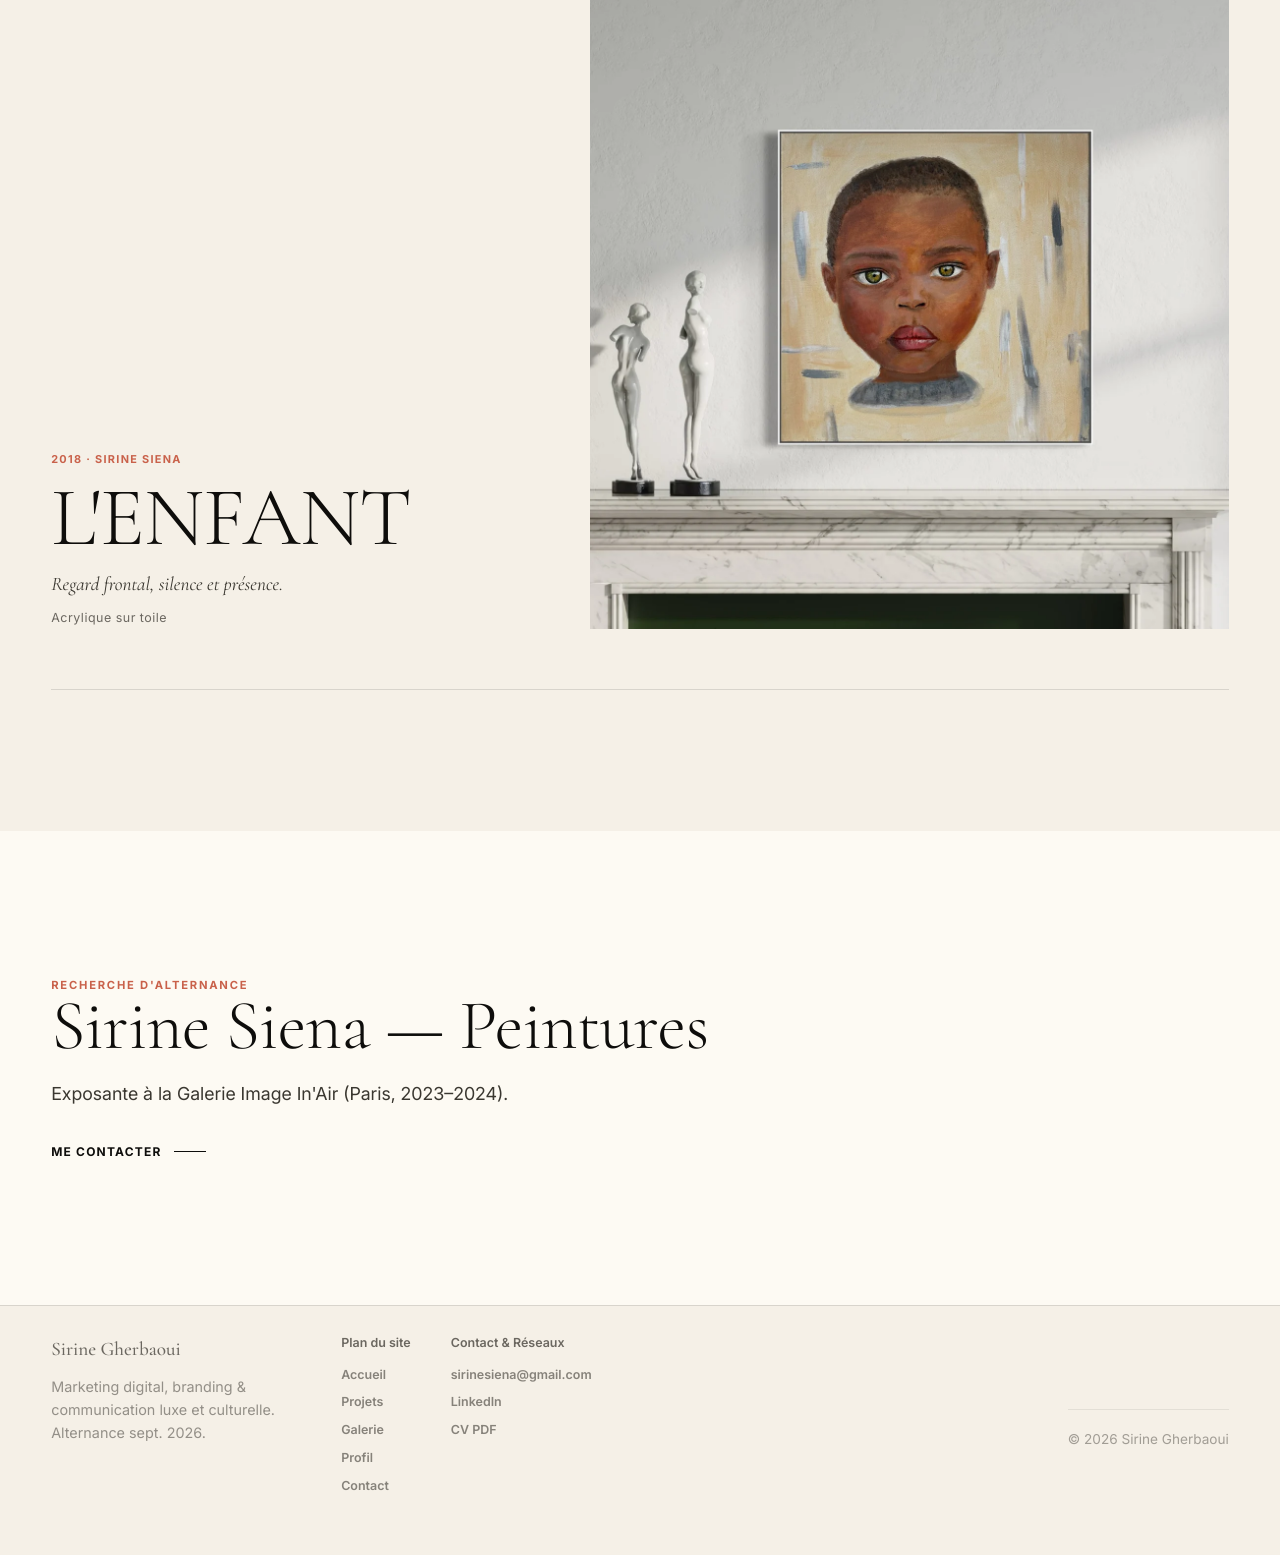
<file: galerie.html>
﻿<!doctype html>
<html lang="fr">
  <head>
    <meta charset="utf-8" />
    <meta name="viewport" content="width=device-width, initial-scale=1" />
    <title>Galerie — Sirine Siena</title>
    <meta
      name="description"
      content="Galerie des peintures de Sirine Siena — artiste peintre exposante à la Galerie Image In'Air, Paris. Acrylique, intérieurs, paysages et figures."
    />
    <meta name="theme-color" content="#0e0d0b" />
    <meta property="og:url" content="https://sirinegherbaoui.com/galerie.html" />
    <link rel="canonical" href="https://sirinegherbaoui.com/galerie.html" />
    <link rel="preconnect" href="https://fonts.googleapis.com" />
    <link rel="preconnect" href="https://fonts.gstatic.com" crossorigin />
    <link
      href="https://fonts.googleapis.com/css2?family=Cormorant+Garamond:ital,wght@0,300;0,400;0,500;1,300;1,400&family=Inter:wght@300;400;500;600;700;800&display=swap"
      rel="stylesheet"
    />
    <link rel="icon" href="data:image/svg+xml,<svg xmlns='http://www.w3.org/2000/svg' viewBox='0 0 32 32'><rect width='32' height='32' fill='%230e0d0b'/><text x='50%25' y='56%25' dominant-baseline='middle' text-anchor='middle' font-family='Georgia,serif' font-size='14' fill='%23f5f0e7' letter-spacing='0'>SG</text></svg>" />
    <link rel="preload" as="image" href="assets/images/painting-retro-dark.webp" />
        <meta property="og:type" content="website" />
    <meta property="og:title" content="Galerie — Sirine Siena · Sirine Gherbaoui" />
    <meta property="og:description" content="Peintures originales de Sirine Siena, exposante à la Galerie Image In'Air, Paris. Acrylique, feuilles d'or, intérieurs parisiens." />
    <meta property="og:image" content="https://sirinegherbaoui.com/assets/images/painting-blue-console.webp" />
    <link rel="stylesheet" href="styles.css" />
  </head>
  <body data-page="galerie">
    <div id="scroll-progress" role="progressbar" aria-label="Progression de lecture" aria-valuenow="0" aria-valuemin="0" aria-valuemax="100"></div>
    <!-- ══ HEADER ══════════════════════════════════════════════ -->
    <header class="site-header dark-header" data-header>
      <a class="brand-mark" href="index.html" aria-label="Accueil Sirine Gherbaoui">
        <span>Sirine</span>
        <span>Gherbaoui</span>
      </a>
      <button class="nav-toggle" type="button" aria-expanded="false" aria-controls="site-nav" aria-label="Menu">
        <span></span>
        <span></span>
      </button>
      <nav class="site-nav" id="site-nav" aria-label="Navigation principale">
        <a href="projets.html">Projets</a>
        <a href="galerie.html" aria-current="page">Galerie</a>
        <a href="profil.html">Profil</a>
        <a href="contact.html">Contact</a>
        <a href="assets/documents/CV-Sirine-Gherbaoui.pdf" download="CV-Sirine-Gherbaoui.pdf" class="nav-cv" target="_blank" rel="noopener">CV</a>
        <a href="https://www.linkedin.com/in/sirine-gherbaoui-715437168" class="nav-linkedin" target="_blank" rel="noopener" aria-label="LinkedIn">
          <svg xmlns="http://www.w3.org/2000/svg" viewBox="0 0 24 24" width="14" height="14" fill="currentColor"><path d="M19 0h-14c-2.761 0-5 2.239-5 5v14c0 2.761 2.239 5 5 5h14c2.762 0 5-2.239 5-5v-14c0-2.761-2.238-5-5-5zm-11 19h-3v-11h3v11zm-1.5-12.268c-.966 0-1.75-.79-1.75-1.764s.784-1.764 1.75-1.764 1.75.79 1.75 1.764-.783 1.764-1.75 1.764zm13.5 12.268h-3v-5.604c0-3.368-4-3.113-4 0v5.604h-3v-11h3v1.765c1.396-2.586 7-2.777 7 2.476v6.759z"/></svg>
        </a>
      </nav>
    </header>

    <main>
      <!-- ══ PAGE HERO ════════════════════════════════════════ -->
      <section class="page-hero gallery-hero">
        <div>
          <p class="eyebrow">Sirine Siena</p>
          <h1>La peinture comme premier langage.</h1>
        </div>
        <p>
          La pratique artistique nourrit ma vision de la communication : composer une image,
          créer une tension, donner envie de s'approcher. Exposante à la Galerie Image In'Air,
          Paris — 2023–2024.
        </p>
      </section>

      <!-- ══ GALLERY WALL ═════════════════════════════════════ -->
      <section class="gallery-wall">

        <!-- 1 — SHADES OF BLUE (grande) -->
        <article class="artwork feature reveal">
          <img
            src="assets/images/painting-blue-console.webp"
            alt="Shades of Blue par Sirine Siena"
           width="1200" height="1500" />
          <div class="artwork-info">
            <p class="artwork-meta">2025 · Sirine Siena</p>
            <h2>SHADES OF BLUE</h2>
            <span class="artwork-desc">Mouvement et respiration.</span>
            <span class="artwork-medium">Acrylique sur toile</span>
          </div>
        </article>

        <!-- 2 — THE DOOR -->
        <article class="artwork reveal">
          <img
            src="assets/images/painting-door-chair.webp"
            alt="The Door par Sirine Siena"
            loading="lazy"
           width="1200" height="1500" />
          <div class="artwork-info">
            <p class="artwork-meta">2025 · Sirine Siena</p>
            <h2>THE DOOR</h2>
            <span class="artwork-desc">Architecture, couleur franche et seuil imaginaire.</span>
            <span class="artwork-medium">Acrylique sur toile</span>
          </div>
        </article>

        <!-- 3 — PINK FACADE (reverse) -->
        <article class="artwork reverse reveal">
          <img
            src="assets/images/painting-pink-facade-alt.webp"
            alt="Pink Facade par Sirine Siena"
            loading="lazy"
           width="1200" height="1200" />
          <div class="artwork-info">
            <p class="artwork-meta">2025 · Sirine Siena</p>
            <h2>PINK FACADE</h2>
            <span class="artwork-desc">Façade rose, ciel bleu, minimalisme solaire.</span>
            <span class="artwork-medium">Acrylique sur toile</span>
          </div>
        </article>

        <!-- 4 — RETRO DESERT (grande, reverse) -->
        <article class="artwork feature reverse reveal">
          <img
            src="assets/images/painting-retro-dark.webp"
            alt="Retro Desert par Sirine Siena"
            loading="lazy"
           width="1120" height="1400" />
          <div class="artwork-info">
            <p class="artwork-meta">2025 · Sirine Siena</p>
            <h2>RETRO DESERT</h2>
            <span class="artwork-desc">Une voiture rose, une route, nostalgie et liberté.</span>
            <span class="artwork-medium">Acrylique sur toile</span>
          </div>
        </article>

        <!-- 5 — PINK DELUSION -->
        <article class="artwork reveal">
          <img
            src="assets/images/painting-pink-landscape-room.webp"
            alt="Pink Delusion par Sirine Siena"
            loading="lazy"
           width="1400" height="1400" />
          <div class="artwork-info">
            <p class="artwork-meta">2019 · Sirine Siena</p>
            <h2>PINK DELUSION</h2>
            <span class="artwork-desc">Rose, paysage mental et matière lumineuse. L'espace comme état d'âme.</span>
            <span class="artwork-medium">Acrylique sur toile</span>
          </div>
        </article>
        
        <!-- 6 — L'ENFANT (reverse) -->
        <article class="artwork reverse reveal">
          <img
            src="assets/images/painting-enfant-mantel.webp"
            alt="L'Enfant par Sirine Siena"
            loading="lazy"
           width="1300" height="1300" />
          <div class="artwork-info">
            <p class="artwork-meta">2018 · Sirine Siena</p>
            <h2>L'ENFANT</h2>
            <span class="artwork-desc">Regard frontal, silence et présence.</span>
            <span class="artwork-medium">Acrylique sur toile</span>
          </div>
        </article>

      </section>

      <!-- ══ GALLERY CONTACT ══════════════════════════════════ -->
      <section class="gallery-contact">
        <div class="reveal">
          <p class="section-kicker">Recherche d'alternance</p>
          <h2 class="section-title">Sirine Siena — Peintures</h2>
          <p style="margin-top:20px; color:var(--ink-soft); font-size:clamp(1rem,1.5vw,1.12rem); line-height:1.7; max-width:700px">
            Exposante à la Galerie Image In'Air (Paris, 2023–2024).
          </p>
          <a class="text-link" href="contact.html" style="margin-top:32px; display:inline-flex">Me contacter</a>
        </div>
      </section>
    </main>

    <!-- ══ FOOTER ═══════════════════════════════════════════ -->
    <footer class="site-footer">
      <div style="display: flex; gap: 40px; margin-bottom: 30px; flex-wrap: wrap; justify-content: space-between;">
        <div style="flex: 1; min-width: 200px;">
          <h4 style="margin-bottom: 12px; font-family: var(--display); font-size: 1.2rem; font-weight: 500;">Sirine Gherbaoui</h4>
          <p style="opacity: 0.7; font-size: 0.9rem; max-width: 250px;">Marketing digital, branding &amp; communication luxe et culturelle. Alternance sept. 2026.</p>
        </div>
        <div style="display: flex; gap: 40px; flex-wrap: wrap;">
          <nav aria-label="Plan du site" style="display: flex; flex-direction: column; gap: 8px;">
            <strong style="margin-bottom: 4px; font-weight: 600;">Plan du site</strong>
            <a href="index.html">Accueil</a>
            <a href="projets.html">Projets</a>
            <a href="galerie.html">Galerie</a>
            <a href="profil.html">Profil</a>
            <a href="contact.html">Contact</a>
          </nav>
          <nav aria-label="Réseaux et documents" style="display: flex; flex-direction: column; gap: 8px;">
            <strong style="margin-bottom: 4px; font-weight: 600;">Contact &amp; Réseaux</strong>
            <a href="mailto:sirinesiena@gmail.com">sirinesiena@gmail.com</a>
            <a href="https://www.linkedin.com/in/sirine-gherbaoui-715437168" target="_blank" rel="noopener">LinkedIn</a>
            <a href="assets/documents/CV-Sirine-Gherbaoui.pdf" download="CV-Sirine-Gherbaoui.pdf" target="_blank" rel="noopener">CV PDF</a>
          </nav>
        </div>
      </div>
      <div style="border-top: 1px solid var(--line); padding-top: 20px; font-size: 0.85rem; opacity: 0.6;">
        <p>© 2026 Sirine Gherbaoui</p>
      </div>
    </footer>

    <script src="scripts.js"></script>
  </body>
</html>
</file>
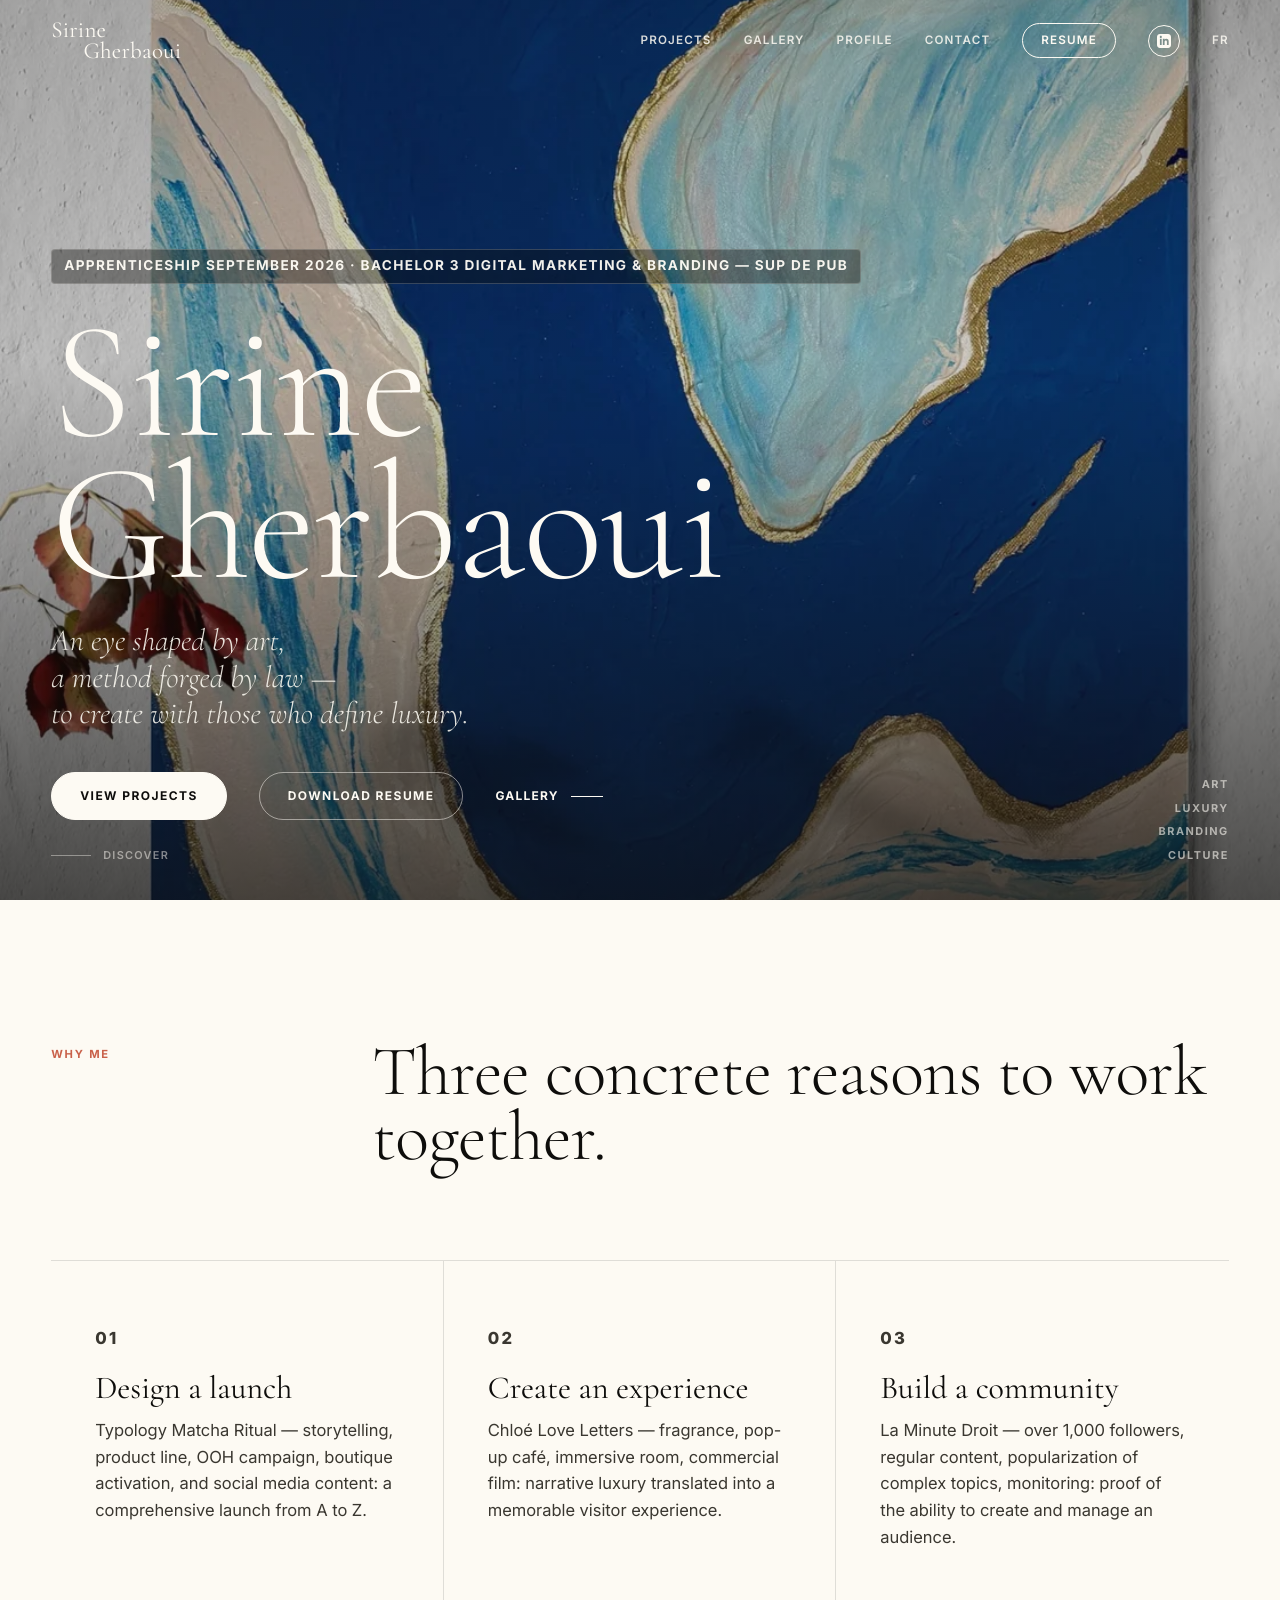
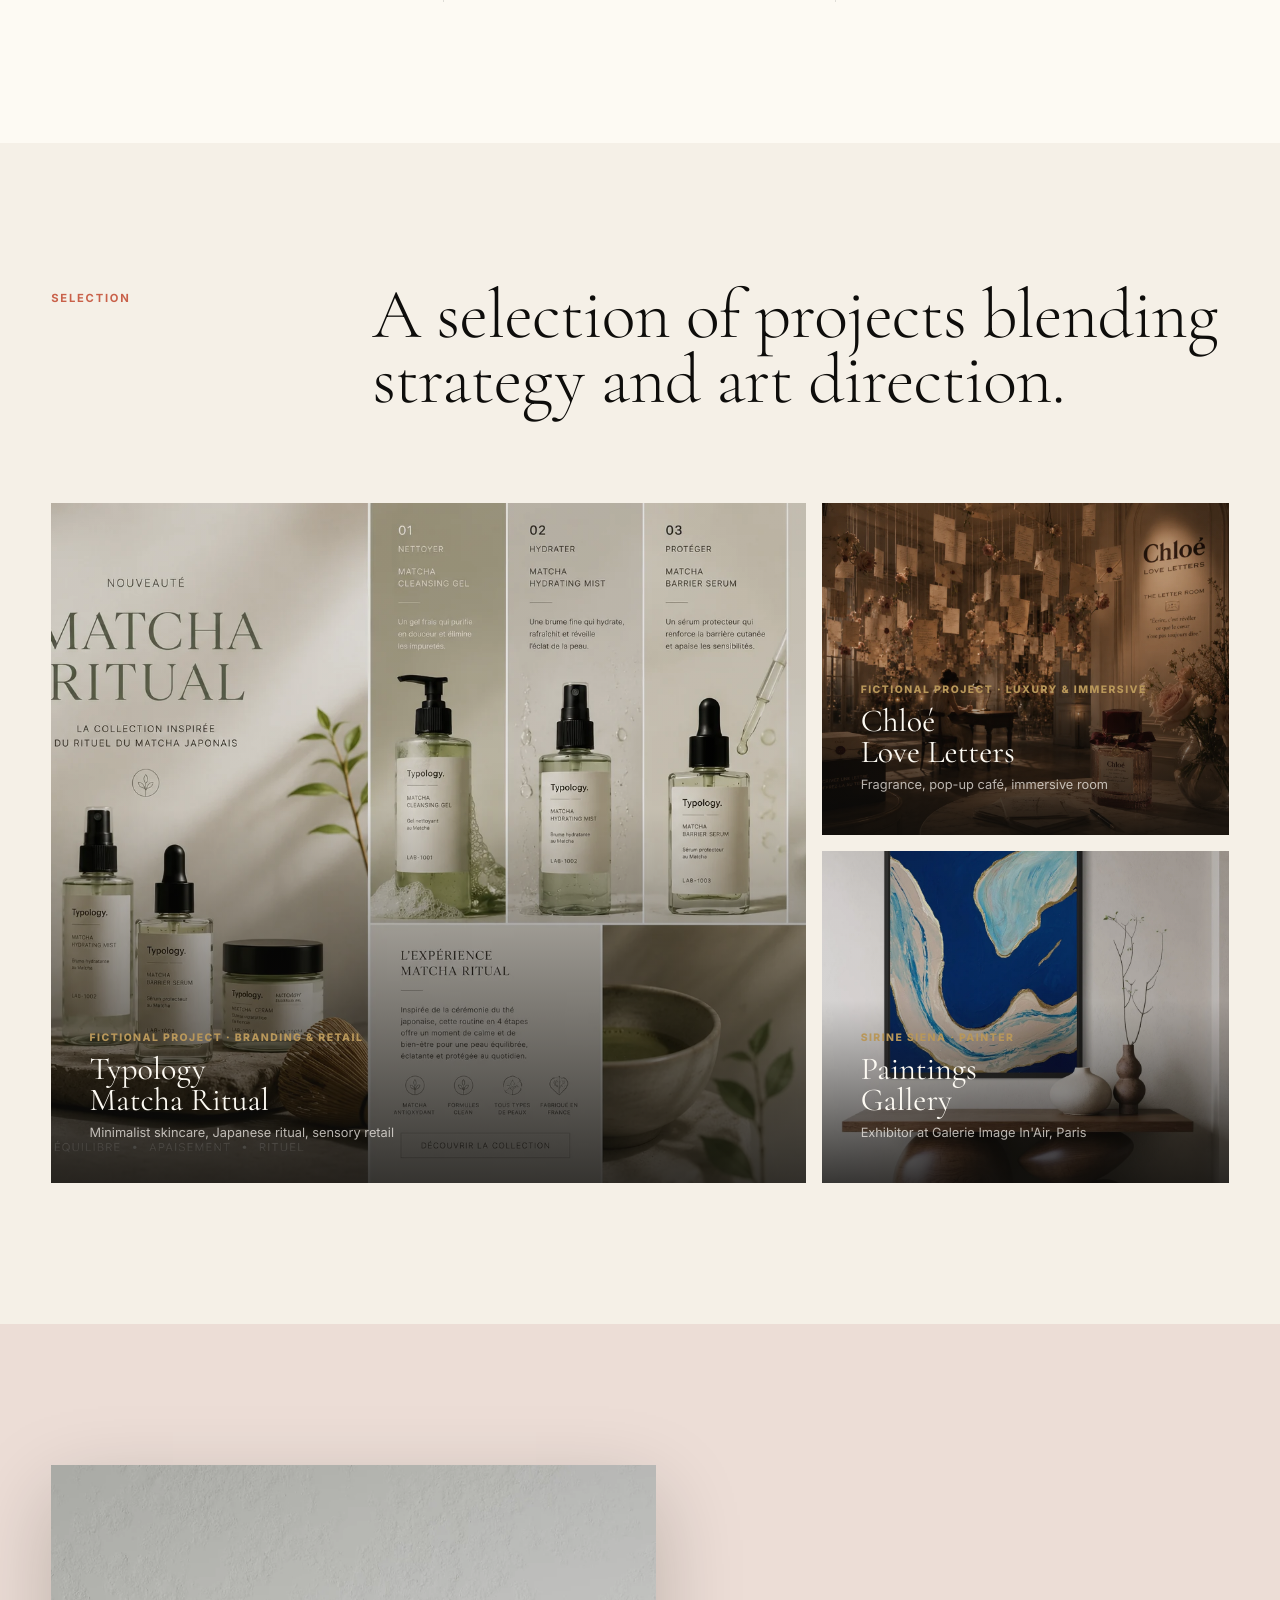
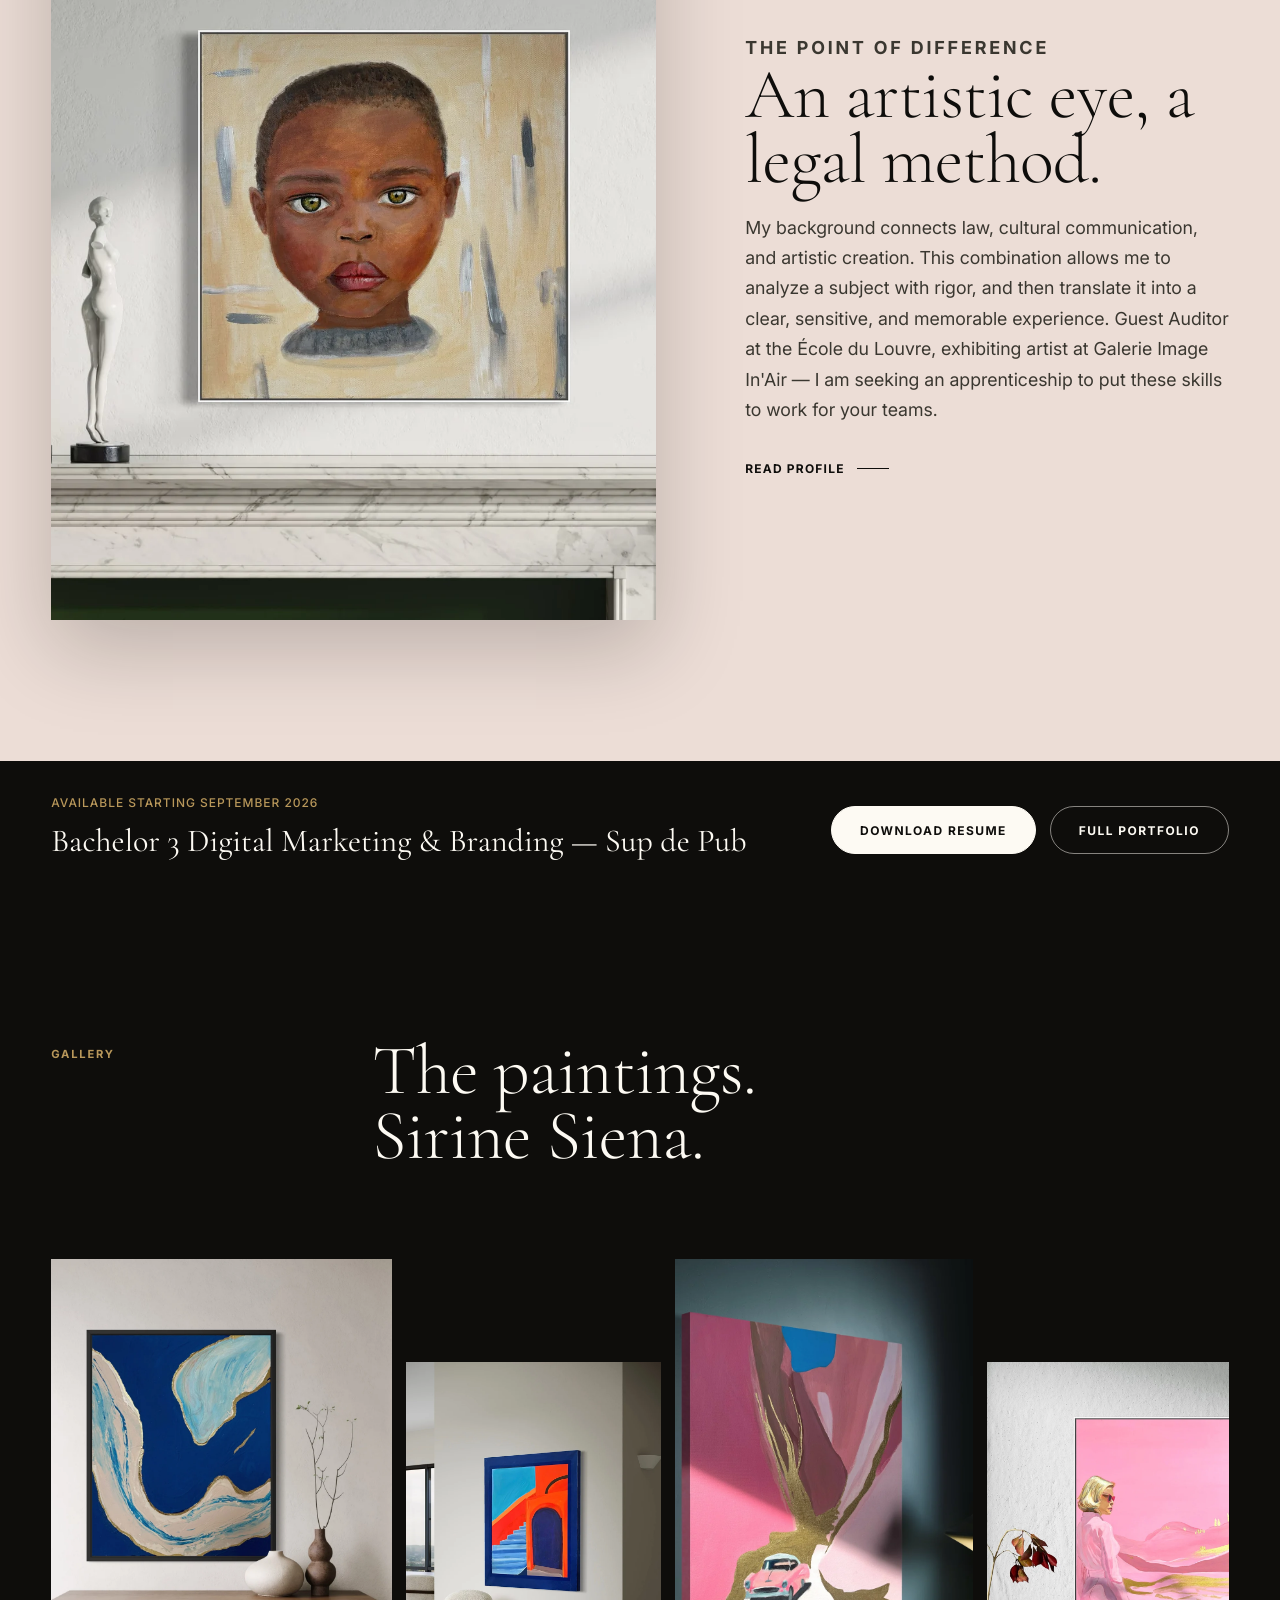
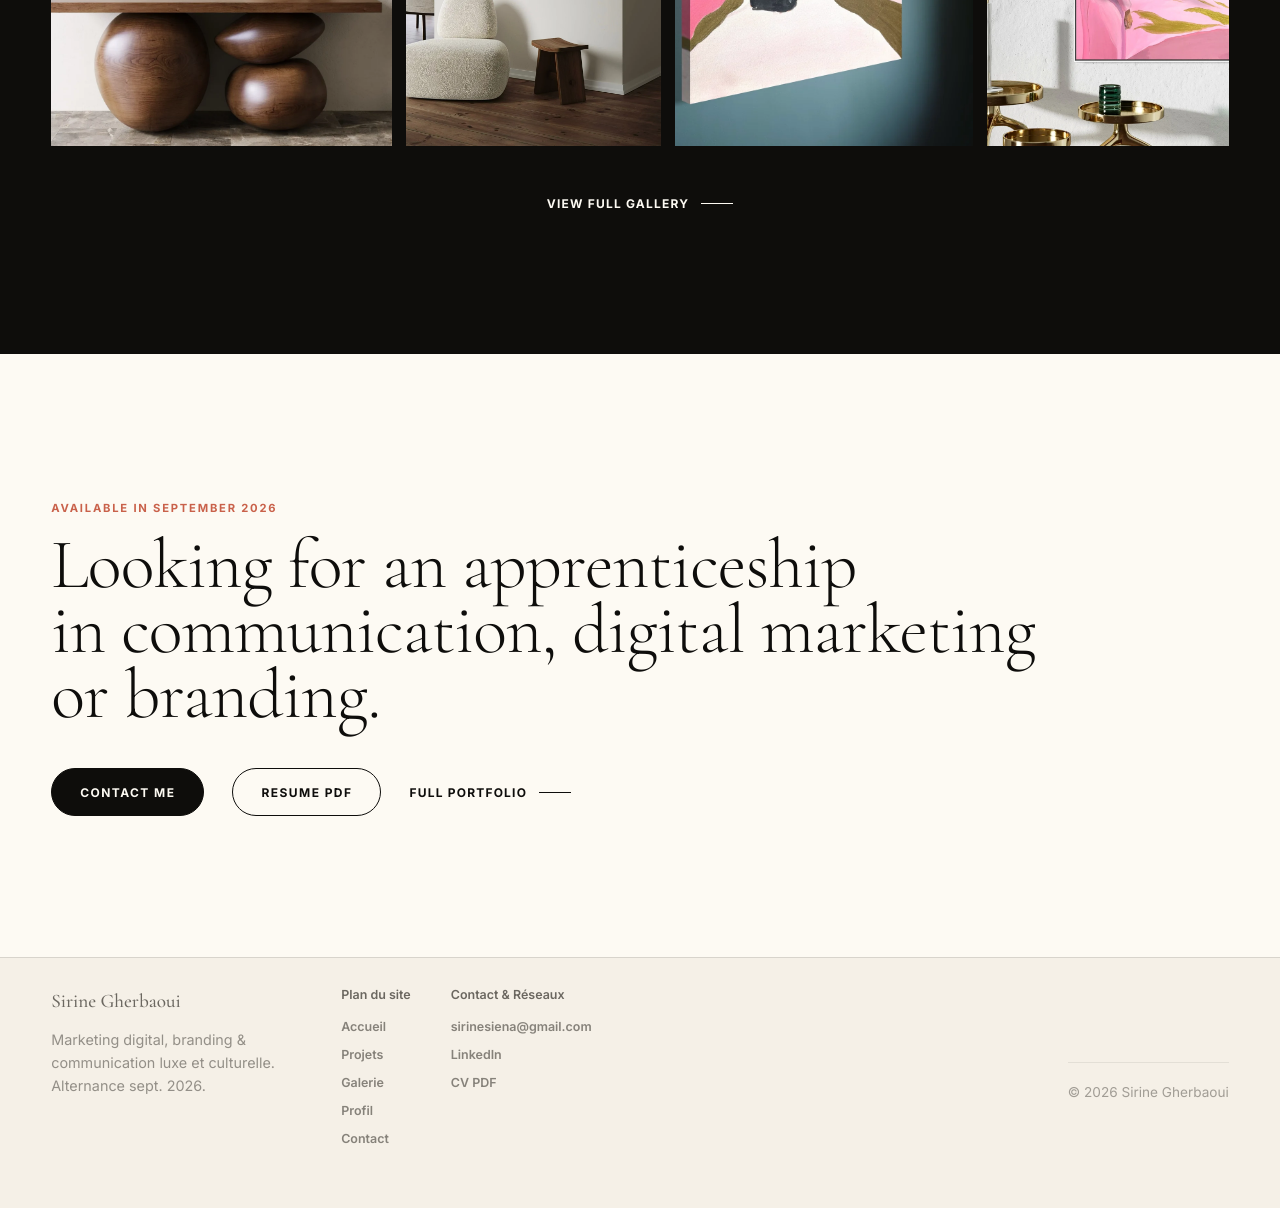
<file: index-en.html>
﻿<!doctype html>
<html lang="en">
  <head>
    <meta charset="utf-8" />
    <meta name="viewport" content="width=device-width, initial-scale=1" />
    <title>Sirine Gherbaoui — Marketing, Art &amp; Luxury Portfolio</title>
    <meta
      name="description"
      content="Portfolio of Sirine Gherbaoui — future B3 Digital Marketing &amp; Branding student at Sup de Pub, available for a work-study program starting September 2026. Art, luxury, branding, cultural communication."
    />
    <meta name="theme-color" content="#0e0d0b" />
    <meta property="og:title" content="Sirine Gherbaoui — Art, Branding &amp; Communication" />
    <meta
      property="og:description"
      content="An eye shaped by art, a method forged by law — to create with those who define luxury."
    />
    <meta property="og:type" content="website" />
    <meta property="og:image" content="https://sirinegherbaoui.com/assets/images/painting-blue-desk.webp" />
    <meta property="og:url" content="https://sirinegherbaoui.com/index-en.html" />
    <link rel="canonical" href="https://sirinegherbaoui.com/index-en.html" />
    <link rel="preconnect" href="https://fonts.googleapis.com" />
    <link rel="preconnect" href="https://fonts.gstatic.com" crossorigin />
    <link
      href="https://fonts.googleapis.com/css2?family=Cormorant+Garamond:ital,wght@0,300;0,400;0,500;1,300;1,400&family=Inter:wght@300;400;500;600;700;800&display=swap"
      rel="stylesheet"
    />
    <link rel="icon" href="data:image/svg+xml,<svg xmlns='http://www.w3.org/2000/svg' viewBox='0 0 32 32'><rect width='32' height='32' fill='%230e0d0b'/><text x='50%25' y='56%25' dominant-baseline='middle' text-anchor='middle' font-family='Georgia,serif' font-size='14' fill='%23f5f0e7' letter-spacing='0'>SG</text></svg>" />
    <link rel="preload" as="image" href="assets/images/painting-blue-desk.webp" />
    <link rel="stylesheet" href="styles.css" />
  <link rel="alternate" hreflang="fr" href="https://sirinegherbaoui.com/" />
  <link rel="alternate" hreflang="en" href="https://sirinegherbaoui.com/index-en" />
  <link rel="alternate" hreflang="x-default" href="https://sirinegherbaoui.com/" />
  </head>
  <body data-page="home">
    <div id="scroll-progress" role="progressbar" aria-label="Progression de lecture" aria-valuenow="0" aria-valuemin="0" aria-valuemax="100"></div>
    <!-- ══ HEADER ══════════════════════════════════════════════ -->
    <header class="site-header" data-header data-dark>
      <a class="brand-mark" href="index-en.html" aria-label="Home Sirine Gherbaoui">
        <span>Sirine</span>
        <span>Gherbaoui</span>
      </a>
      <button class="nav-toggle" type="button" aria-expanded="false" aria-controls="site-nav" aria-label="Menu">
        <span></span>
        <span></span>
      </button>
      <nav class="site-nav" id="site-nav" aria-label="Main Navigation">
        <a href="projets.html">Projects</a>
        <a href="galerie.html">Gallery</a>
        <a href="profil.html">Profile</a>
        <a href="contact.html">Contact</a>
        <a href="assets/documents/CV-Sirine-Gherbaoui.pdf" download="CV-Sirine-Gherbaoui.pdf" class="nav-cv" target="_blank" rel="noopener">Resume</a>
        <a href="https://www.linkedin.com/in/sirine-gherbaoui-715437168" class="nav-linkedin" target="_blank" rel="noopener" aria-label="LinkedIn">
          <svg xmlns="http://www.w3.org/2000/svg" viewBox="0 0 24 24" width="14" height="14" fill="currentColor"><path d="M19 0h-14c-2.761 0-5 2.239-5 5v14c0 2.761 2.239 5 5 5h14c2.762 0 5-2.239 5-5v-14c0-2.761-2.238-5-5-5zm-11 19h-3v-11h3v11zm-1.5-12.268c-.966 0-1.75-.79-1.75-1.764s.784-1.764 1.75-1.764 1.75.79 1.75 1.764-.783 1.764-1.75 1.764zm13.5 12.268h-3v-5.604c0-3.368-4-3.113-4 0v5.604h-3v-11h3v1.765c1.396-2.586 7-2.777 7 2.476v6.759z"/></svg>
        </a>
        <a href="index.html" class="lang-switch" aria-label="Français">FR</a>
      </nav>
    </header>

    <main>
      <!-- ══ HERO ════════════════════════════════════════════ -->
      <section class="hero hero-home" id="hero" aria-label="Presentation">
        <div class="hero-bg" aria-hidden="true">
          <img
            src="assets/images/painting-blue-desk.webp"
            alt="Peinture bureau bleu par Sirine Siena"
            width="1121"
            height="1400"
          />
        </div>
        <div class="hero-overlay" aria-hidden="true"></div>

        <div class="hero-content reveal">
          <p class="eyebrow" style="font-size: 0.85rem; color: var(--paper-2); opacity: 0.95; letter-spacing: 0.1em; background: rgba(14,13,11,0.4); display: inline-block; padding: 6px 12px; border-radius: 4px; border: 1px solid rgba(253,250,243,0.2);">Apprenticeship September 2026 · Bachelor 3 Digital Marketing &amp; Branding — Sup de Pub</p>
          <h1 style="margin-top: 12px;">Sirine<br>Gherbaoui</h1>
          <p class="hero-tagline">
            An eye shaped by art,<br>
            a method forged by law —<br>
            to create with those who define luxury.
          </p>
          <div class="hero-actions">
            <a class="btn btn-light" href="projets.html">View Projects</a>
            <a class="btn btn-outline-light" href="assets/documents/CV-Sirine-Gherbaoui.pdf" download="CV-Sirine-Gherbaoui.pdf" target="_blank" rel="noopener">Download Resume</a>
            <a class="text-link light" href="galerie.html">Gallery</a>
          </div>
        </div>

        <div class="hero-tags" aria-hidden="true">
          <span>Art</span>
          <span>Luxury</span>
          <span>Branding</span>
          <span>Culture</span>
        </div>

        <div class="scroll-hint" aria-hidden="true">Discover</div>
      </section>

      <!-- ══ INTRO (3 colonnes) ═══════ -->
      <section class="intro-band">
        <div class="section-header">
          <p class="section-kicker reveal">Why me</p>
          <h2 class="section-title reveal delay-1">Three concrete reasons to work together.</h2>
        </div>
        <div class="proof-grid">
          <article class="proof-item reveal">
            <p class="proof-num">01</p>
            <h3>Design a launch</h3>
            <p>Typology Matcha Ritual — storytelling, product line, OOH campaign, boutique activation, and social media content: a comprehensive launch from A to Z.</p>
          </article>
          <article class="proof-item reveal delay-1">
            <p class="proof-num">02</p>
            <h3>Create an experience</h3>
            <p>Chloé Love Letters — fragrance, pop-up café, immersive room, commercial film: narrative luxury translated into a memorable visitor experience.</p>
          </article>
          <article class="proof-item reveal delay-2">
            <p class="proof-num">03</p>
            <h3>Build a community</h3>
            <p>La Minute Droit — over 1,000 followers, regular content, popularization of complex topics, monitoring: proof of the ability to create and manage an audience.</p>
          </article>
        </div>
      </section>

      <!-- ══ SÉLECTION PROJETS ════════════════════════════════ -->
      <section class="signature-section">
        <div class="section-header">
          <p class="section-kicker reveal">Selection</p>
          <h2 class="section-title reveal delay-1">A selection of projects blending strategy and art direction.</h2>
        </div>
        <div class="featured-grid">
          <a class="feature-card large reveal" href="projets-en.html#typology">
            <img
              src="assets/images/typology-collection.webp"
              alt="Typology Matcha Ritual Campaign"
              loading="lazy"
             width="1536" height="1024" />
            <div class="feature-card-info">
              <p class="tag">Fictional Project · Branding &amp; Retail</p>
              <h3>Typology<br>Matcha Ritual</h3>
              <span class="sub">Minimalist skincare, Japanese ritual, sensory retail</span>
            </div>
          </a>
          <a class="feature-card reveal delay-1" href="projets-en.html#chloe">
            <img
              src="assets/images/chloe-letter-room.webp"
              alt="Chloé Love Letters immersive experience"
              loading="lazy"
             width="1300" height="1040" />
            <div class="feature-card-info">
              <p class="tag">Fictional Project · Luxury &amp; Immersive</p>
              <h3>Chloé<br>Love Letters</h3>
              <span class="sub">Fragrance, pop-up café, immersive room</span>
            </div>
          </a>
          <a class="feature-card reveal delay-2" href="galerie.html">
            <img
              src="assets/images/painting-blue-console.webp"
              alt="Shades of Blue by Sirine Siena"
              loading="lazy"
             width="1200" height="1500" />
            <div class="feature-card-info">
              <p class="tag">Sirine Siena · Painter</p>
              <h3>Paintings<br>Gallery</h3>
              <span class="sub">Exhibitor at Galerie Image In'Air, Paris</span>
            </div>
          </a>
        </div>
      </section>

      <!-- ══ EDITORIAL SPLIT ══════════════════════════════════ -->
      <section class="editorial-split">
        <div class="editorial-image reveal">
          <img
            src="assets/images/painting-enfant-mantel.webp"
            alt="L'Enfant, painting by Sirine Siena exhibited on a mantelpiece"
            loading="lazy"
           width="1300" height="1300" />
        </div>
        <div class="editorial-copy reveal delay-1">
          <p class="section-kicker">The point of difference</p>
          <h2 class="section-title">An artistic eye, a legal method.</h2>
          <p>
            My background connects law, cultural communication, and artistic creation.
            This combination allows me to analyze a subject with rigor,
            and then translate it into a clear, sensitive, and memorable experience.
            Guest Auditor at the École du Louvre, exhibiting artist at Galerie Image In'Air —
            I am seeking an apprenticeship to put these skills to work for your teams.
          </p>
          <a class="text-link" href="profil.html">Read profile</a>
        </div>
      </section>

      <!-- ══ CV STRIP ═════════════════════════════════════════ -->
      <div class="cv-strip reveal">
        <div class="cv-strip-text">
          <span>Available starting September 2026</span>
          <strong>Bachelor 3 Digital Marketing &amp; Branding — Sup de Pub</strong>
        </div>
        <div class="cv-strip-actions">
          <a class="btn btn-light" href="assets/documents/CV-Sirine-Gherbaoui.pdf" download="CV-Sirine-Gherbaoui.pdf" target="_blank" rel="noopener">Download Resume</a>
          <a class="btn btn-outline-light" href="https://www.dropbox.com/scl/fi/kszn5p0g69a0o3j1u2ds0/Portfolio-Sirine-Gherbaoui.pdf?rlkey=t353f1wz1swadx2i6fn8089p8&st=aejs3klx&dl=1" target="_blank" rel="noopener">Full Portfolio</a>
        </div>
      </div>

      <!-- ══ GALERIE PREVIEW ══════════════════════════════════ -->
      <section class="gallery-preview">
        <div class="section-header">
          <p class="section-kicker reveal">Gallery</p>
          <h2 class="section-title reveal delay-1">The paintings.<br>Sirine Siena.</h2>
        </div>
        <div class="art-rail">
          <a href="galerie.html" class="reveal">
            <img src="assets/images/painting-blue-console.webp" alt="Shades of Blue by Sirine Siena" loading="lazy"  width="1200" height="1500" />
          </a>
          <a href="galerie.html" class="reveal delay-1">
            <img src="assets/images/painting-door-chair.webp" alt="The Door by Sirine Siena" loading="lazy"  width="1200" height="1500" />
          </a>
          <a href="galerie.html" class="reveal delay-2">
            <img src="assets/images/painting-retro-dark.webp" alt="Retro Desert by Sirine Siena" loading="lazy"  width="1120" height="1400" />
          </a>
          <a href="galerie.html" class="reveal delay-3">
            <img src="assets/images/painting-pink-landscape-room.webp" alt="Pink painting by Sirine Siena" loading="lazy"  width="1400" height="1400" />
          </a>
        </div>
        <div class="art-rail-cta">
          <a class="text-link light" href="galerie.html">View full gallery</a>
        </div>
      </section>

      <!-- ══ FINAL CTA ════════════════════════════════════════ -->
      <section class="final-cta">
        <div class="reveal">
          <p class="section-kicker">Available in September 2026</p>
          <h2 class="section-title" style="margin-top:16px">
            Looking for an apprenticeship<br>in communication, digital marketing<br>or branding.
          </h2>
          <div class="cta-actions">
            <a class="btn btn-ink" href="contact.html">Contact me</a>
            <a class="btn btn-outline-ink" href="assets/documents/CV-Sirine-Gherbaoui.pdf" download="CV-Sirine-Gherbaoui.pdf" target="_blank" rel="noopener">Resume PDF</a>
            <a class="text-link" href="https://www.dropbox.com/scl/fi/kszn5p0g69a0o3j1u2ds0/Portfolio-Sirine-Gherbaoui.pdf?rlkey=t353f1wz1swadx2i6fn8089p8&st=aejs3klx&dl=1" target="_blank" rel="noopener">Full Portfolio</a>
          </div>
        </div>
      </section>
    </main>

    <!-- ══ FOOTER ═══════════════════════════════════════════ -->
    <footer class="site-footer">
      <div style="display: flex; gap: 40px; margin-bottom: 30px; flex-wrap: wrap; justify-content: space-between;">
        <div style="flex: 1; min-width: 200px;">
          <h4 style="margin-bottom: 12px; font-family: var(--display); font-size: 1.2rem; font-weight: 500;">Sirine Gherbaoui</h4>
          <p style="opacity: 0.7; font-size: 0.9rem; max-width: 250px;">Marketing digital, branding &amp; communication luxe et culturelle. Alternance sept. 2026.</p>
        </div>
        <div style="display: flex; gap: 40px; flex-wrap: wrap;">
          <nav aria-label="Plan du site" style="display: flex; flex-direction: column; gap: 8px;">
            <strong style="margin-bottom: 4px; font-weight: 600;">Plan du site</strong>
            <a href="index.html">Accueil</a>
            <a href="projets.html">Projets</a>
            <a href="galerie.html">Galerie</a>
            <a href="profil.html">Profil</a>
            <a href="contact.html">Contact</a>
          </nav>
          <nav aria-label="Réseaux et documents" style="display: flex; flex-direction: column; gap: 8px;">
            <strong style="margin-bottom: 4px; font-weight: 600;">Contact &amp; Réseaux</strong>
            <a href="mailto:sirinesiena@gmail.com">sirinesiena@gmail.com</a>
            <a href="https://www.linkedin.com/in/sirine-gherbaoui-715437168" target="_blank" rel="noopener">LinkedIn</a>
            <a href="assets/documents/CV-Sirine-Gherbaoui.pdf" download="CV-Sirine-Gherbaoui.pdf" target="_blank" rel="noopener">CV PDF</a>
          </nav>
        </div>
      </div>
      <div style="border-top: 1px solid var(--line); padding-top: 20px; font-size: 0.85rem; opacity: 0.6;">
        <p>© 2026 Sirine Gherbaoui</p>
      </div>
    </footer>

    <script src="scripts.js"></script>
  </body>
</html>
</file>
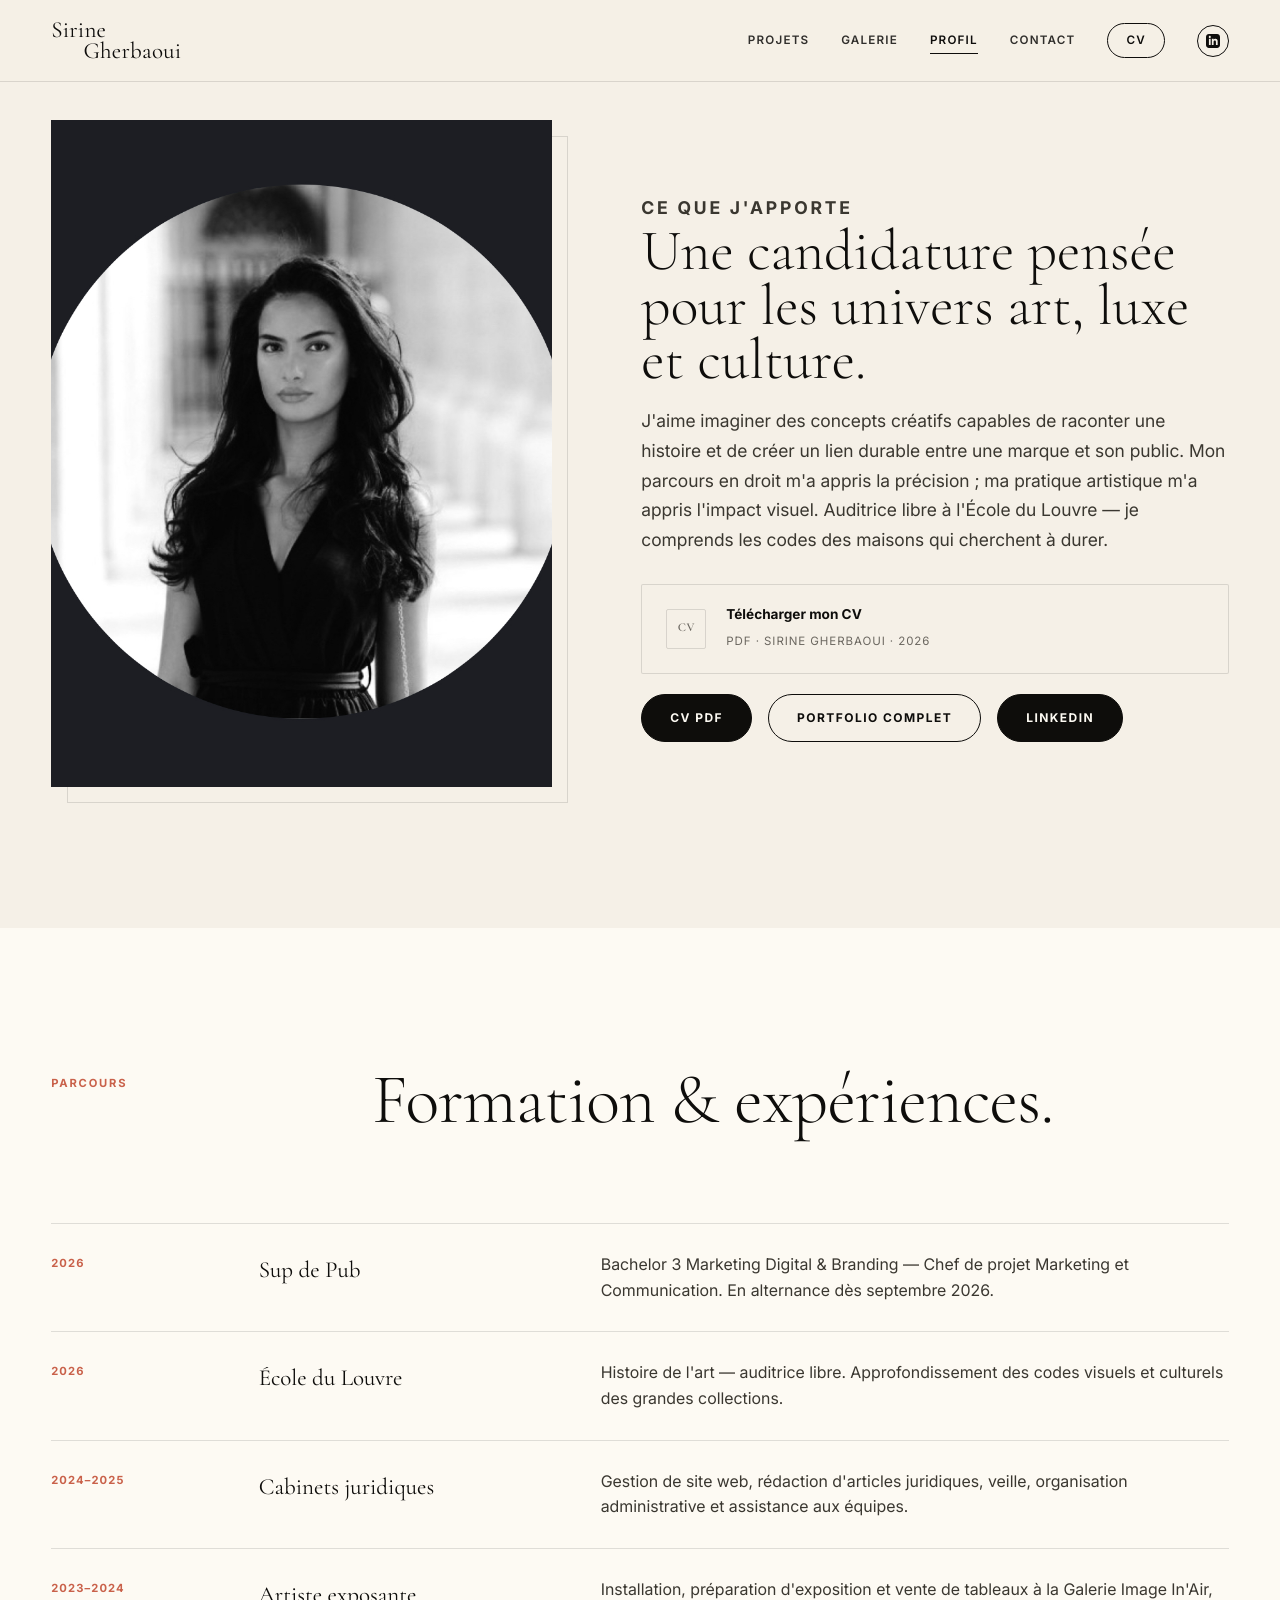
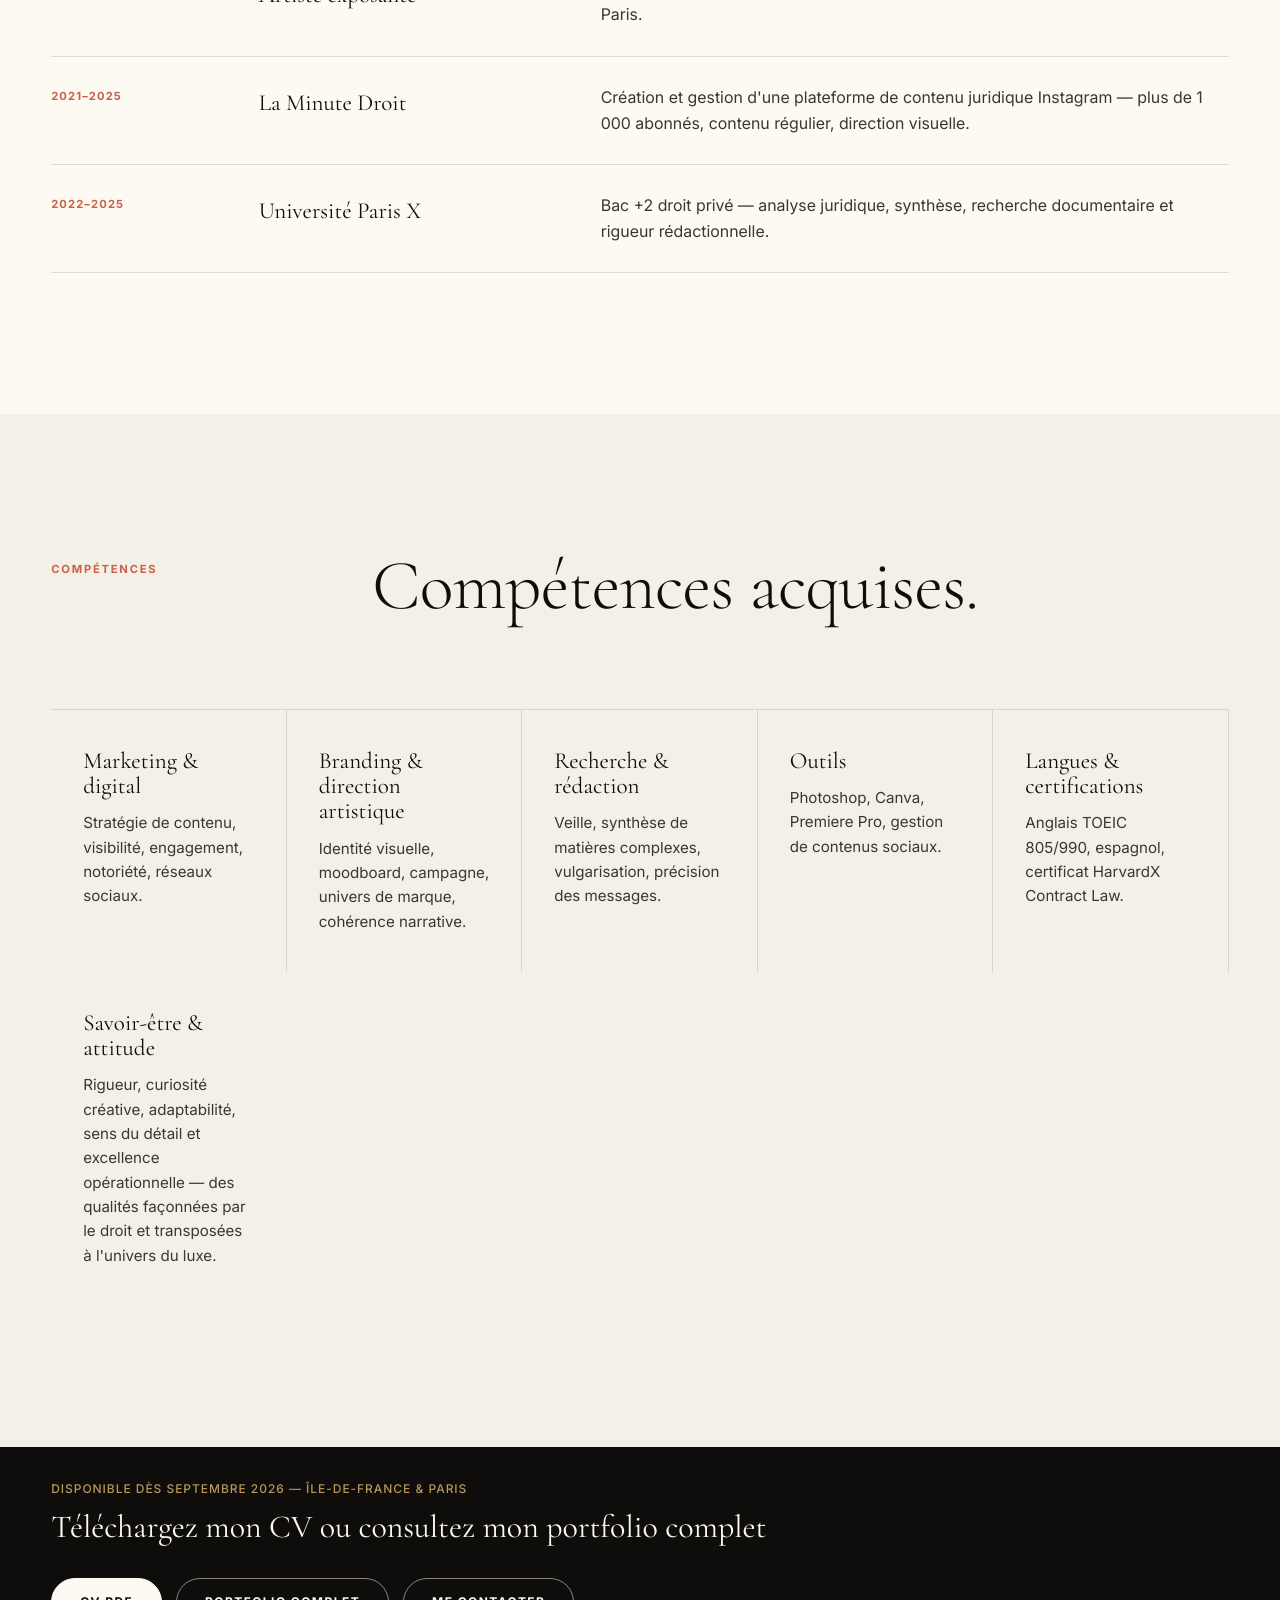
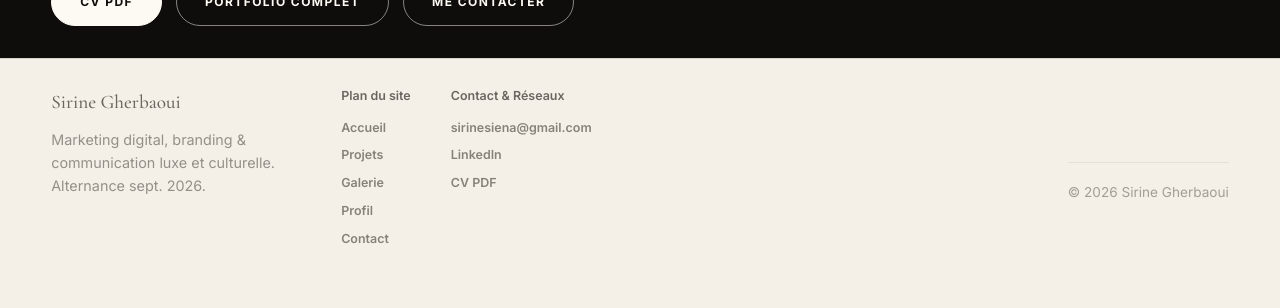
<file: profil.html>
<!doctype html>
<html lang="fr">
  <head>
    <meta charset="utf-8" />
    <meta name="viewport" content="width=device-width, initial-scale=1" />
    <title>Profil — Sirine Gherbaoui</title>
    <meta
      name="description"
      content="Profil de Sirine Gherbaoui : Bachelor 3 Marketing Digital &amp; Branding à Sup de Pub, formation droit à Paris X, Ecole du Louvre, artiste exposante. Disponible en alternance septembre 2026."
    />
    <meta name="theme-color" content="#f5f0e7" />
    <meta property="og:url" content="https://sirinegherbaoui.com/profil.html" />
    <link rel="canonical" href="https://sirinegherbaoui.com/profil.html" />
    <link rel="preconnect" href="https://fonts.googleapis.com" />
    <link rel="preconnect" href="https://fonts.gstatic.com" crossorigin />
    <link
      href="https://fonts.googleapis.com/css2?family=Cormorant+Garamond:ital,wght@0,300;0,400;0,500;1,300;1,400&family=Inter:wght@300;400;500;600;700;800&display=swap"
      rel="stylesheet"
    />
    <link rel="icon" href="data:image/svg+xml,<svg xmlns='http://www.w3.org/2000/svg' viewBox='0 0 32 32'><rect width='32' height='32' fill='%230e0d0b'/><text x='50%25' y='56%25' dominant-baseline='middle' text-anchor='middle' font-family='Georgia,serif' font-size='14' fill='%23f5f0e7' letter-spacing='0'>SG</text></svg>" />
        <meta property="og:type" content="website" />
    <meta property="og:title" content="Profil — Sirine Gherbaoui" />
    <meta property="og:description" content="B3 Marketing Digital & Branding, Sup de Pub. Droit, art, luxe. Disponible en alternance dès septembre 2026." />
    <meta property="og:image" content="https://sirinegherbaoui.com/assets/images/sirine-gherbaoui.jpg" />
    <link rel="stylesheet" href="styles.css" />
  </head>
  <body data-page="profil">
    <div id="scroll-progress" role="progressbar" aria-label="Progression de lecture" aria-valuenow="0" aria-valuemin="0" aria-valuemax="100"></div>
    <!-- ══ HEADER ══════════════════════════════════════════════ -->
    <header class="site-header light-header" data-header>
      <a class="brand-mark" href="index.html" aria-label="Accueil Sirine Gherbaoui">
        <span>Sirine</span>
        <span>Gherbaoui</span>
      </a>
      <button class="nav-toggle" type="button" aria-expanded="false" aria-controls="site-nav" aria-label="Menu">
        <span></span>
        <span></span>
      </button>
      <nav class="site-nav" id="site-nav" aria-label="Navigation principale">
        <a href="projets.html">Projets</a>
        <a href="galerie.html">Galerie</a>
        <a href="profil.html" aria-current="page">Profil</a>
        <a href="contact.html">Contact</a>
        <a href="assets/documents/CV-Sirine-Gherbaoui.pdf" download="CV-Sirine-Gherbaoui.pdf" class="nav-cv" target="_blank" rel="noopener">CV</a>
        <a href="https://www.linkedin.com/in/sirine-gherbaoui-715437168" class="nav-linkedin" target="_blank" rel="noopener" aria-label="LinkedIn">
          <svg xmlns="http://www.w3.org/2000/svg" viewBox="0 0 24 24" width="14" height="14" fill="currentColor"><path d="M19 0h-14c-2.761 0-5 2.239-5 5v14c0 2.761 2.239 5 5 5h14c2.762 0 5-2.239 5-5v-14c0-2.761-2.238-5-5-5zm-11 19h-3v-11h3v11zm-1.5-12.268c-.966 0-1.75-.79-1.75-1.764s.784-1.764 1.75-1.764 1.75.79 1.75 1.764-.783 1.764-1.75 1.764zm13.5 12.268h-3v-5.604c0-3.368-4-3.113-4 0v5.604h-3v-11h3v1.765c1.396-2.586 7-2.777 7 2.476v6.759z"/></svg>
        </a>
      </nav>
    </header>

    <main>
      <!-- ══ PROFIL GRID (photo + texte) ════════════════════ -->
      <section class="profile-grid" style="padding-top: 120px;">
        <div class="profile-portrait reveal">
          <img
            src="assets/images/sirine-gherbaoui.jpg"
            alt="Sirine Gherbaoui, future étudiante B3 Marketing Digital à Sup de Pub"
           width="1170" height="1064" />
        </div>
        <div class="profile-copy reveal delay-1">
          <p class="section-kicker">Ce que j'apporte</p>
          <h2>Une candidature pensée pour les univers art, luxe et culture.</h2>
          <p>
            J'aime imaginer des concepts créatifs capables de raconter une histoire
            et de créer un lien durable entre une marque et son public. Mon parcours
            en droit m'a appris la précision ; ma pratique artistique m'a appris
            l'impact visuel. Auditrice libre à l'École du Louvre — je comprends
            les codes des maisons qui cherchent à durer.
          </p>

          <!-- CV bien visible sur la page profil -->
          <a
            class="cv-download-block"
            href="assets/documents/CV-Sirine-Gherbaoui.pdf" download="CV-Sirine-Gherbaoui.pdf"
            target="_blank"
            rel="noopener"
            aria-label="Télécharger le CV de Sirine Gherbaoui"
          >
            <div class="cv-icon">CV</div>
            <div class="cv-label">
              <strong>Télécharger mon CV</strong>
              <span>PDF · Sirine Gherbaoui · 2026</span>
            </div>
          </a>

          <div style="margin-top:20px; display:flex; gap:16px; flex-wrap:wrap; align-items:center">
            <a
              class="btn btn-ink"
              href="assets/documents/CV-Sirine-Gherbaoui.pdf" download="CV-Sirine-Gherbaoui.pdf"
              target="_blank"
              rel="noopener"
            >CV PDF</a>
            <a
              class="btn btn-outline-ink"
              href="https://www.dropbox.com/scl/fi/kszn5p0g69a0o3j1u2ds0/Portfolio-Sirine-Gherbaoui.pdf?rlkey=t353f1wz1swadx2i6fn8089p8&st=aejs3klx&dl=1"
              target="_blank"
              rel="noopener"
            >Portfolio complet</a>
            <a
              class="btn btn-ink"
              href="https://www.linkedin.com/in/sirine-gherbaoui-715437168"
              target="_blank"
              rel="noopener"
            >LinkedIn</a>
          </div>
        </div>
      </section>

      <!-- ══ TIMELINE ═════════════════════════════════════════ -->
      <section class="timeline-section">
        <div class="section-header">
          <p class="section-kicker reveal">Parcours</p>
          <h2 class="section-title reveal delay-1">Formation &amp; expériences.</h2>
        </div>
        <div class="timeline">

          <article class="timeline-item reveal">
            <span class="tl-year">2026</span>
            <h3>Sup de Pub</h3>
            <p>Bachelor 3 Marketing Digital &amp; Branding — Chef de projet Marketing et Communication. En alternance dès septembre 2026.</p>
          </article>

          <article class="timeline-item reveal">
            <span class="tl-year">2026</span>
            <h3>École du Louvre</h3>
            <p>Histoire de l'art — auditrice libre. Approfondissement des codes visuels et culturels des grandes collections.</p>
          </article>

          <article class="timeline-item reveal">
            <span class="tl-year">2024–2025</span>
            <h3>Cabinets juridiques</h3>
            <p>Gestion de site web, rédaction d'articles juridiques, veille, organisation administrative et assistance aux équipes.</p>
          </article>

          <article class="timeline-item reveal">
            <span class="tl-year">2023–2024</span>
            <h3>Artiste exposante</h3>
            <p>Installation, préparation d'exposition et vente de tableaux à la Galerie Image In'Air, Paris.</p>
          </article>

          <article class="timeline-item reveal">
            <span class="tl-year">2021–2025</span>
            <h3>La Minute Droit</h3>
            <p>Création et gestion d'une plateforme de contenu juridique Instagram — plus de 1 000 abonnés, contenu régulier, direction visuelle.</p>
          </article>

          <article class="timeline-item reveal">
            <span class="tl-year">2022–2025</span>
            <h3>Université Paris X</h3>
            <p>Bac +2 droit privé — analyse juridique, synthèse, recherche documentaire et rigueur rédactionnelle.</p>
          </article>

        </div>
      </section>

      <!-- ══ COMPÉTENCES ══════════════════════════════════════ -->
      <section class="skills-section">
        <div class="section-header">
          <p class="section-kicker reveal">Compétences</p>
          <h2 class="section-title reveal delay-1">Compétences acquises.</h2>
        </div>
        <div class="skill-columns">
          <article class="skill-block reveal">
            <h3>Marketing &amp; digital</h3>
            <p>Stratégie de contenu, visibilité, engagement, notoriété, réseaux sociaux.</p>
          </article>
          <article class="skill-block reveal delay-1">
            <h3>Branding &amp; direction artistique</h3>
            <p>Identité visuelle, moodboard, campagne, univers de marque, cohérence narrative.</p>
          </article>
          <article class="skill-block reveal delay-2">
            <h3>Recherche &amp; rédaction</h3>
            <p>Veille, synthèse de matières complexes, vulgarisation, précision des messages.</p>
          </article>
          <article class="skill-block reveal delay-3">
            <h3>Outils</h3>
            <p>Photoshop, Canva, Premiere Pro, gestion de contenus sociaux.</p>
          </article>
          <article class="skill-block reveal">
            <h3>Langues &amp; certifications</h3>
            <p>Anglais TOEIC 805/990, espagnol, certificat HarvardX Contract Law.</p>
          </article>
          <article class="skill-block reveal delay-1">
            <h3>Savoir-être &amp; attitude</h3>
            <p>Rigueur, curiosité créative, adaptabilité, sens du détail et excellence opérationnelle — des qualités façonnées par le droit et transposées à l'univers du luxe.</p>
          </article>
        </div>
      </section>

      <!-- ══ CV STRIP ═════════════════════════════════════════ -->
      <div class="cv-strip reveal">
        <div class="cv-strip-text">
          <span>Disponible dès septembre 2026 — Île-de-France &amp; Paris</span>
          <strong>Téléchargez mon CV ou consultez mon portfolio complet</strong>
        </div>
        <div class="cv-strip-actions">
          <a class="btn btn-light" href="assets/documents/CV-Sirine-Gherbaoui.pdf" download="CV-Sirine-Gherbaoui.pdf" target="_blank" rel="noopener">CV PDF</a>
          <a class="btn btn-outline-light" href="https://www.dropbox.com/scl/fi/kszn5p0g69a0o3j1u2ds0/Portfolio-Sirine-Gherbaoui.pdf?rlkey=t353f1wz1swadx2i6fn8089p8&st=aejs3klx&dl=1" target="_blank" rel="noopener">Portfolio complet</a>
          <a class="btn btn-outline-light" href="contact.html">Me contacter</a>
        </div>
      </div>
    </main>

    <!-- ══ FOOTER ═══════════════════════════════════════════ -->
    <footer class="site-footer">
      <div style="display: flex; gap: 40px; margin-bottom: 30px; flex-wrap: wrap; justify-content: space-between;">
        <div style="flex: 1; min-width: 200px;">
          <h4 style="margin-bottom: 12px; font-family: var(--display); font-size: 1.2rem; font-weight: 500;">Sirine Gherbaoui</h4>
          <p style="opacity: 0.7; font-size: 0.9rem; max-width: 250px;">Marketing digital, branding &amp; communication luxe et culturelle. Alternance sept. 2026.</p>
        </div>
        <div style="display: flex; gap: 40px; flex-wrap: wrap;">
          <nav aria-label="Plan du site" style="display: flex; flex-direction: column; gap: 8px;">
            <strong style="margin-bottom: 4px; font-weight: 600;">Plan du site</strong>
            <a href="index.html">Accueil</a>
            <a href="projets.html">Projets</a>
            <a href="galerie.html">Galerie</a>
            <a href="profil.html">Profil</a>
            <a href="contact.html">Contact</a>
          </nav>
          <nav aria-label="Réseaux et documents" style="display: flex; flex-direction: column; gap: 8px;">
            <strong style="margin-bottom: 4px; font-weight: 600;">Contact &amp; Réseaux</strong>
            <a href="mailto:sirinesiena@gmail.com">sirinesiena@gmail.com</a>
            <a href="https://www.linkedin.com/in/sirine-gherbaoui-715437168" target="_blank" rel="noopener">LinkedIn</a>
            <a href="assets/documents/CV-Sirine-Gherbaoui.pdf" download="CV-Sirine-Gherbaoui.pdf" target="_blank" rel="noopener">CV PDF</a>
          </nav>
        </div>
      </div>
      <div style="border-top: 1px solid var(--line); padding-top: 20px; font-size: 0.85rem; opacity: 0.6;">
        <p>© 2026 Sirine Gherbaoui</p>
      </div>
    </footer>

    <script src="scripts.js"></script>
  </body>
</html>
</file>
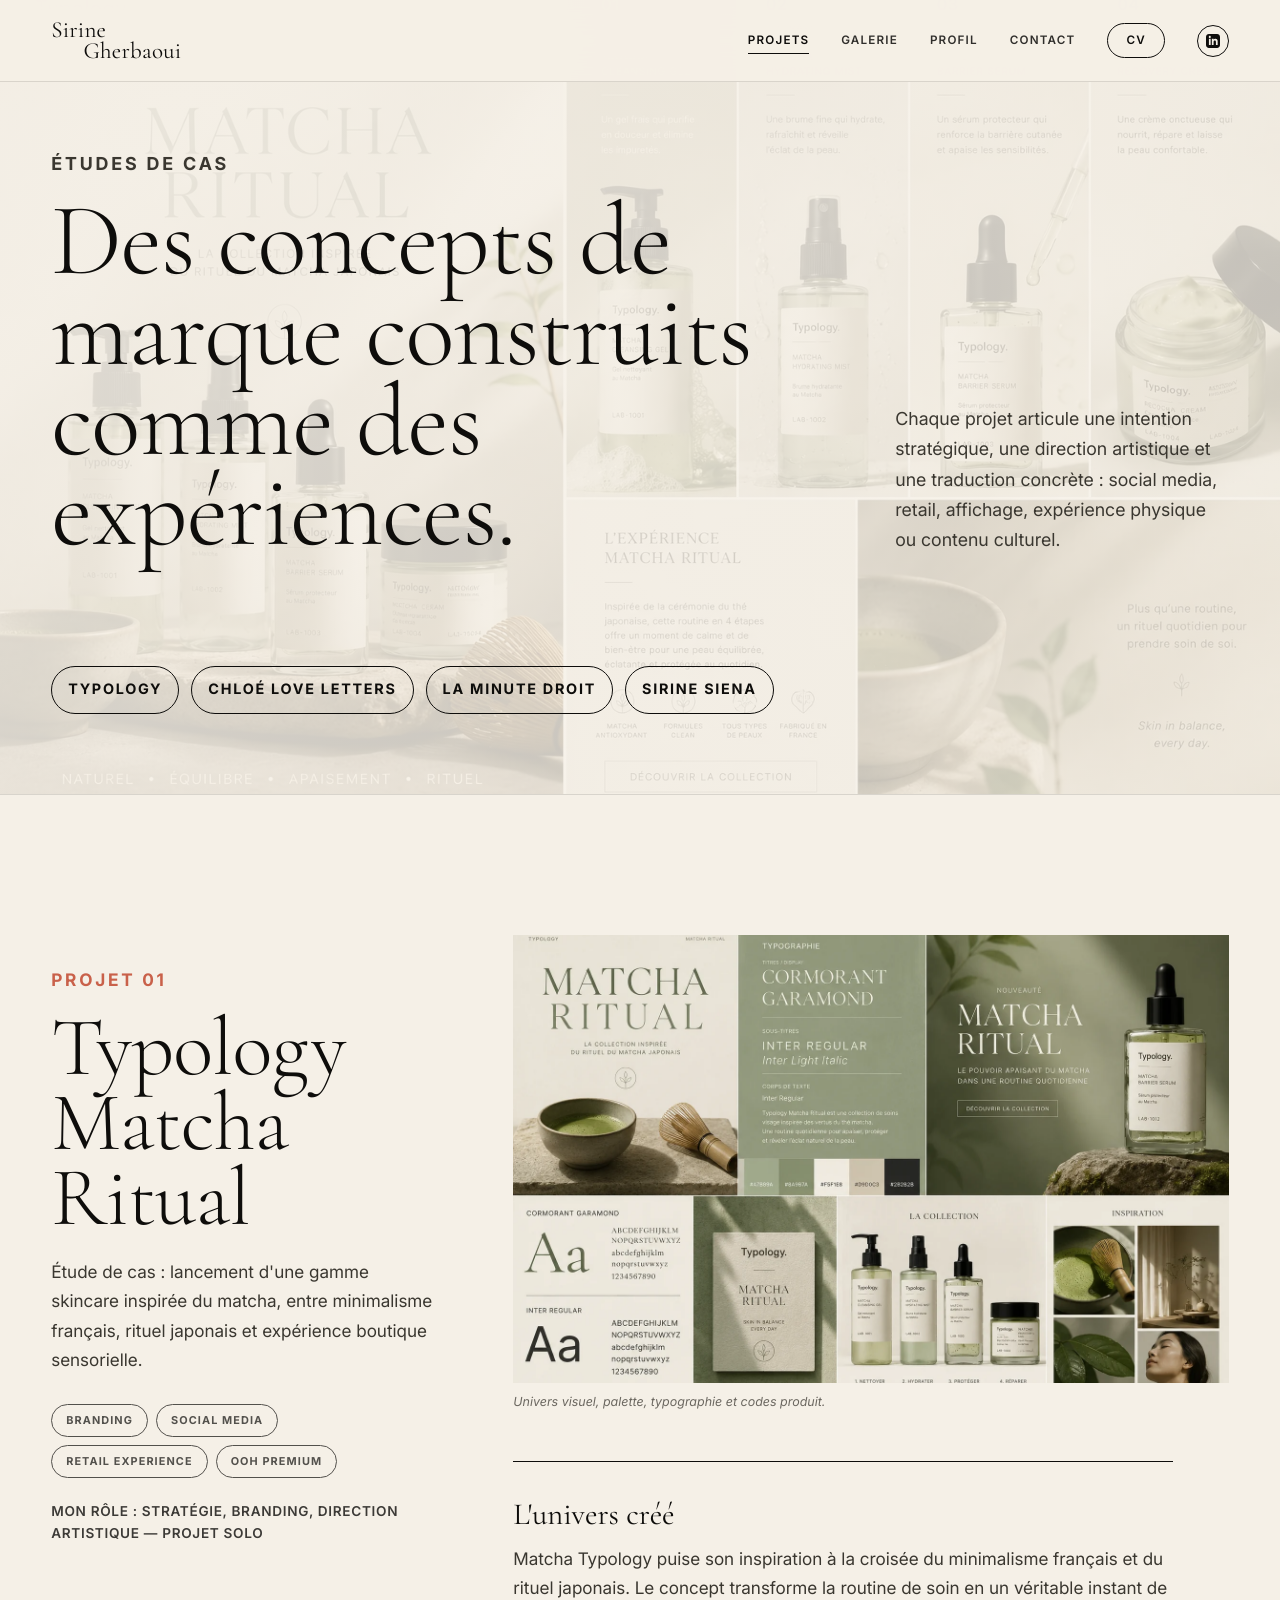
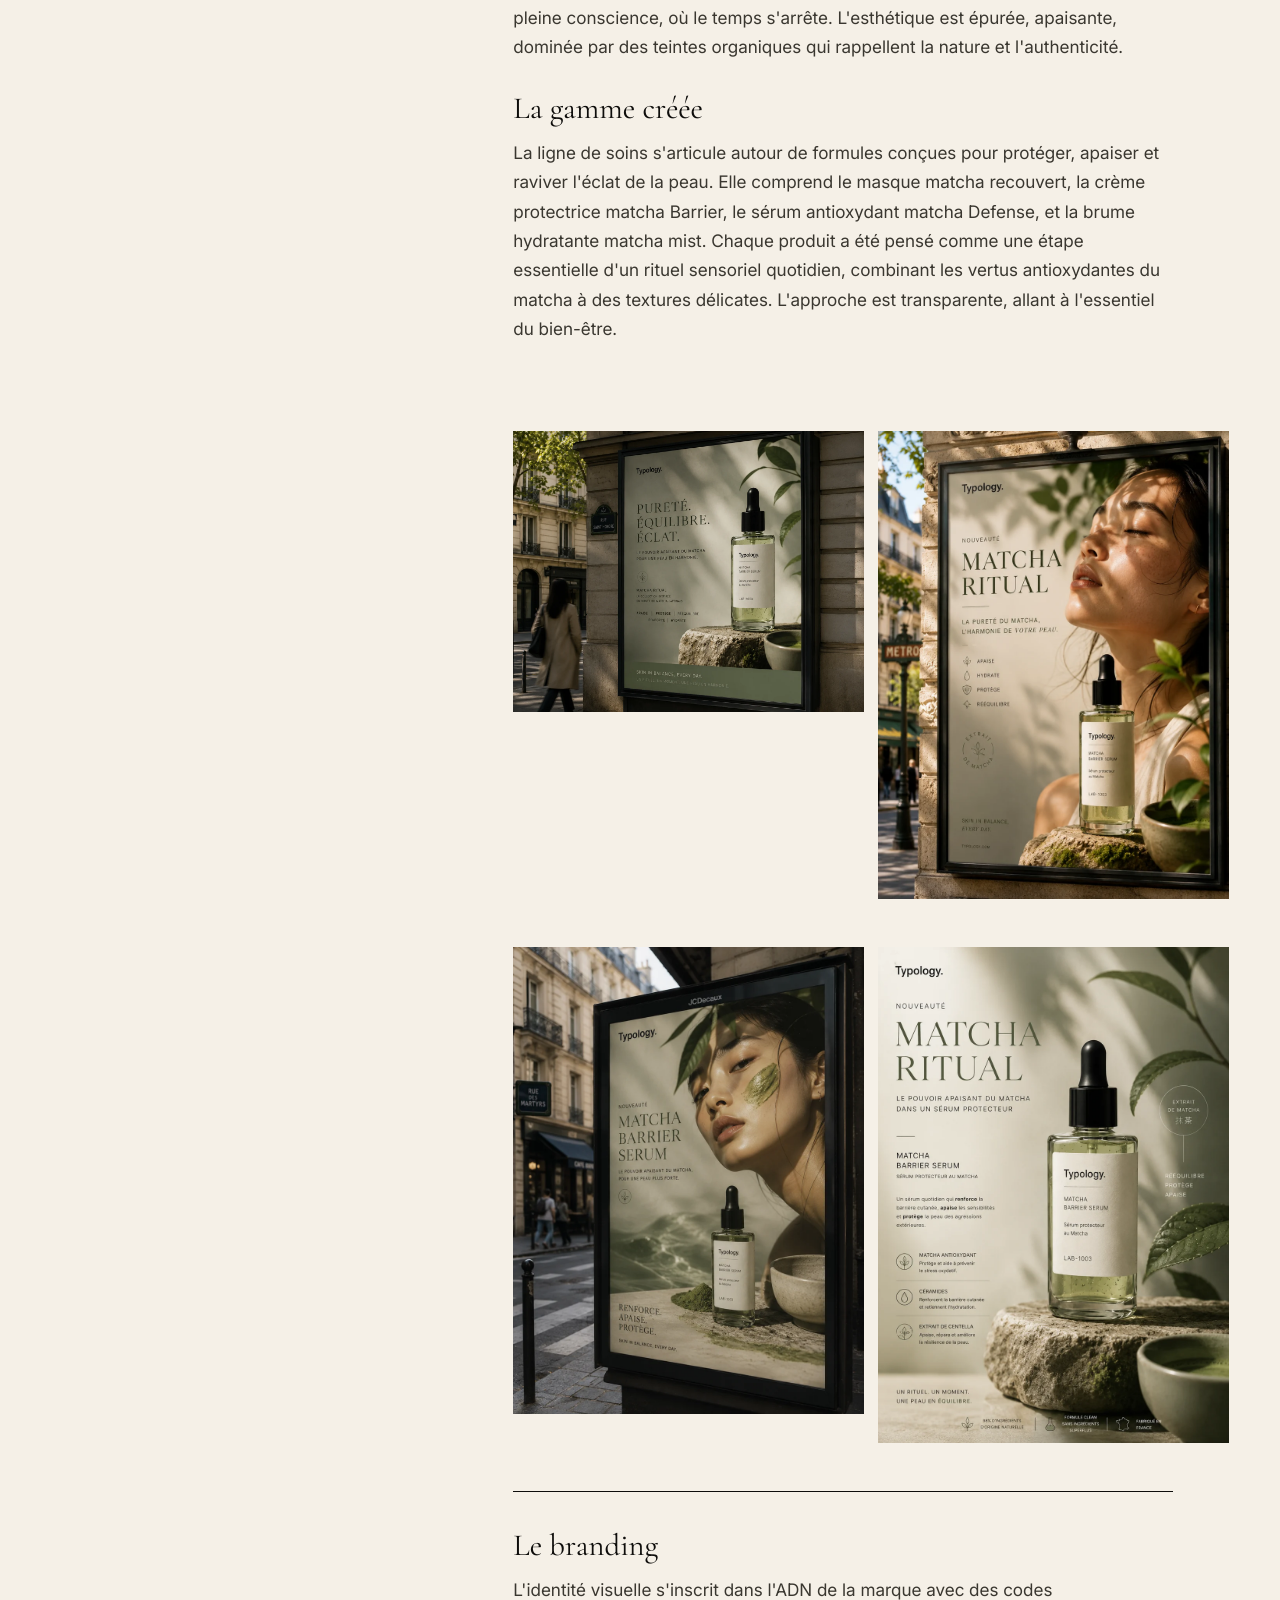
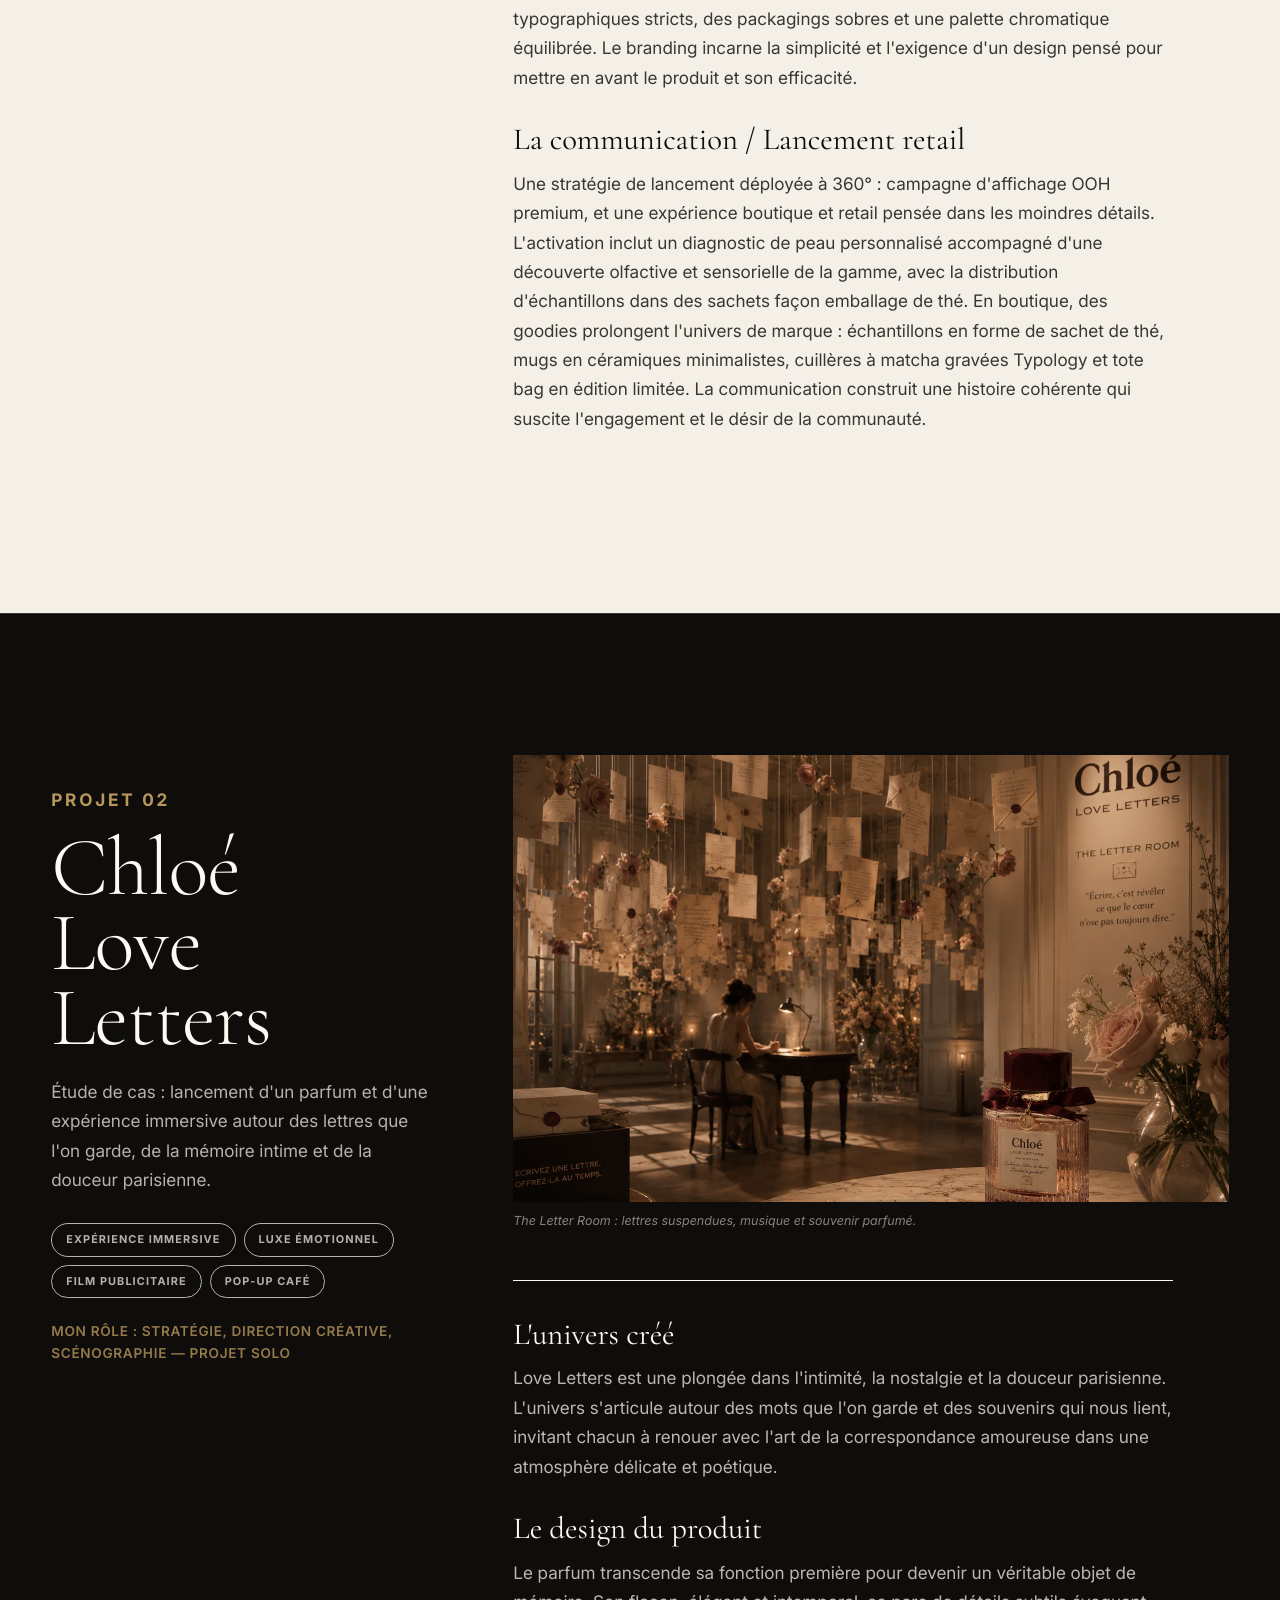
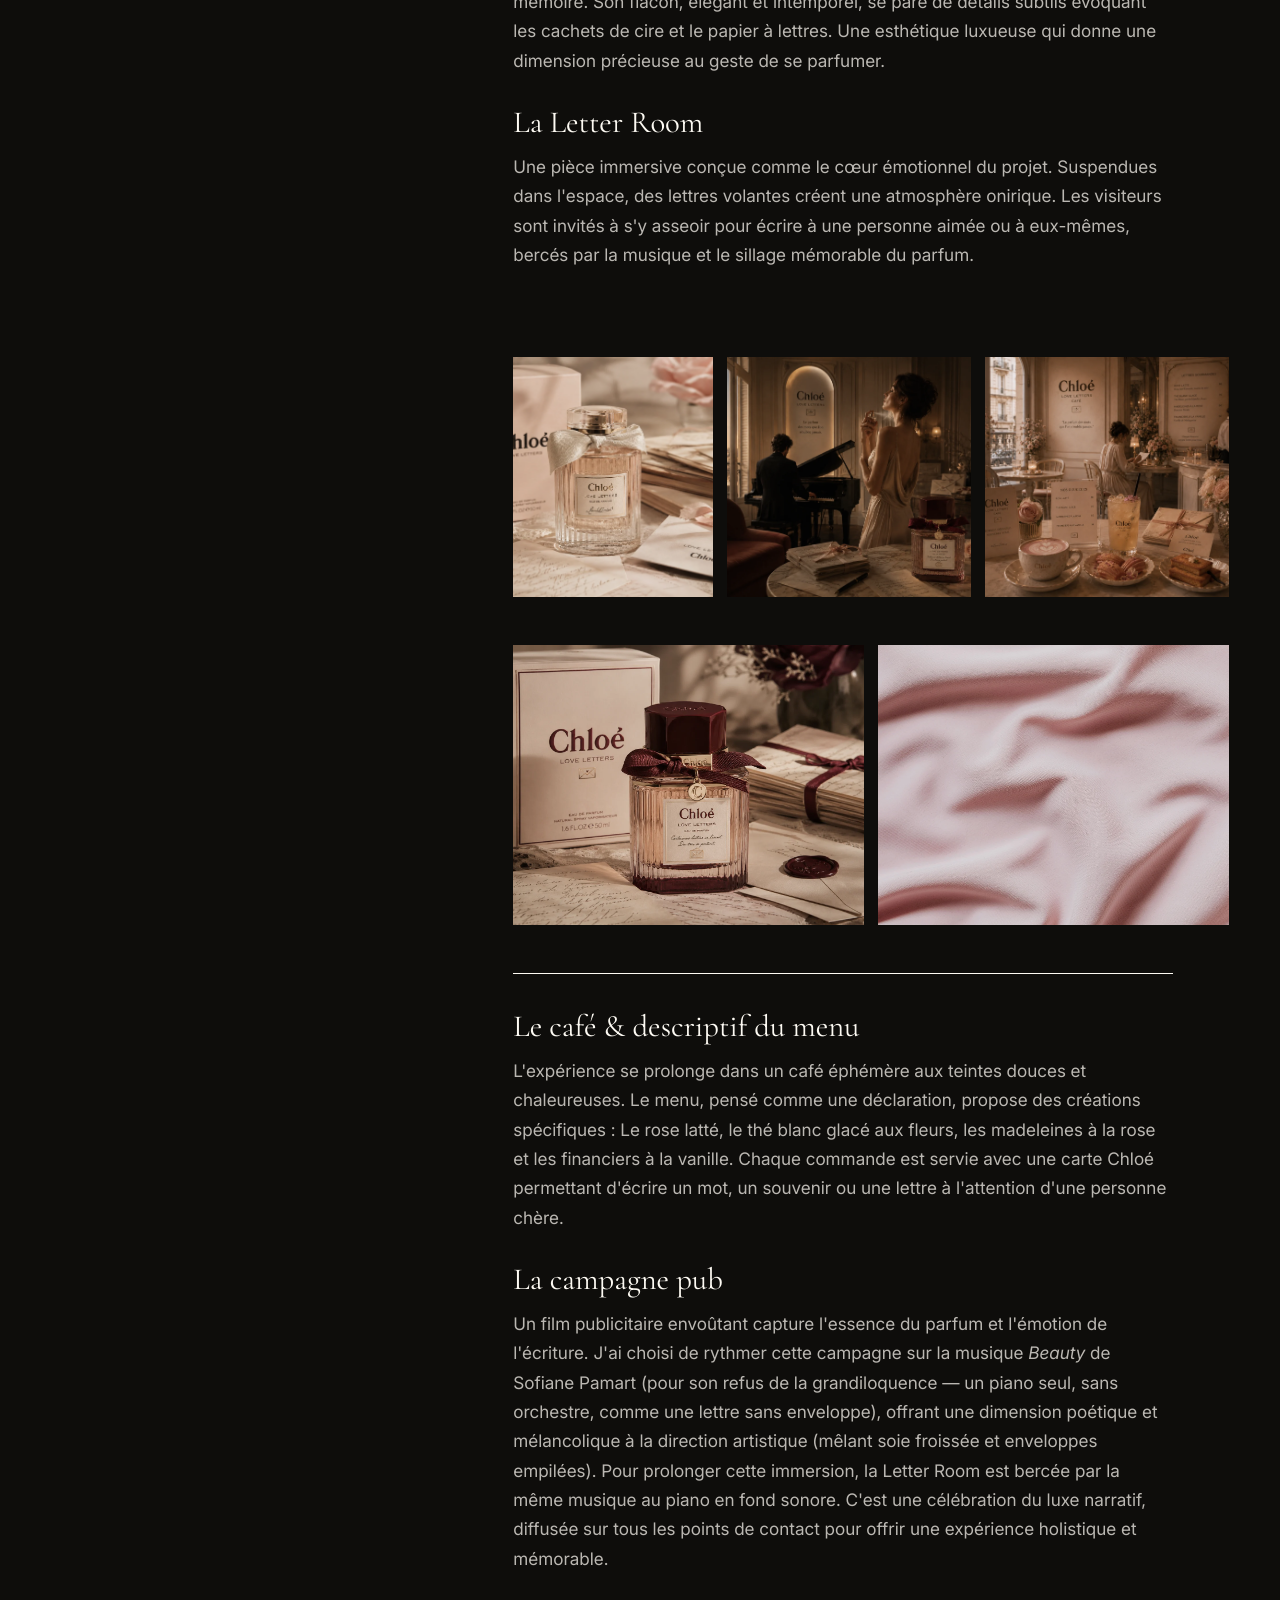
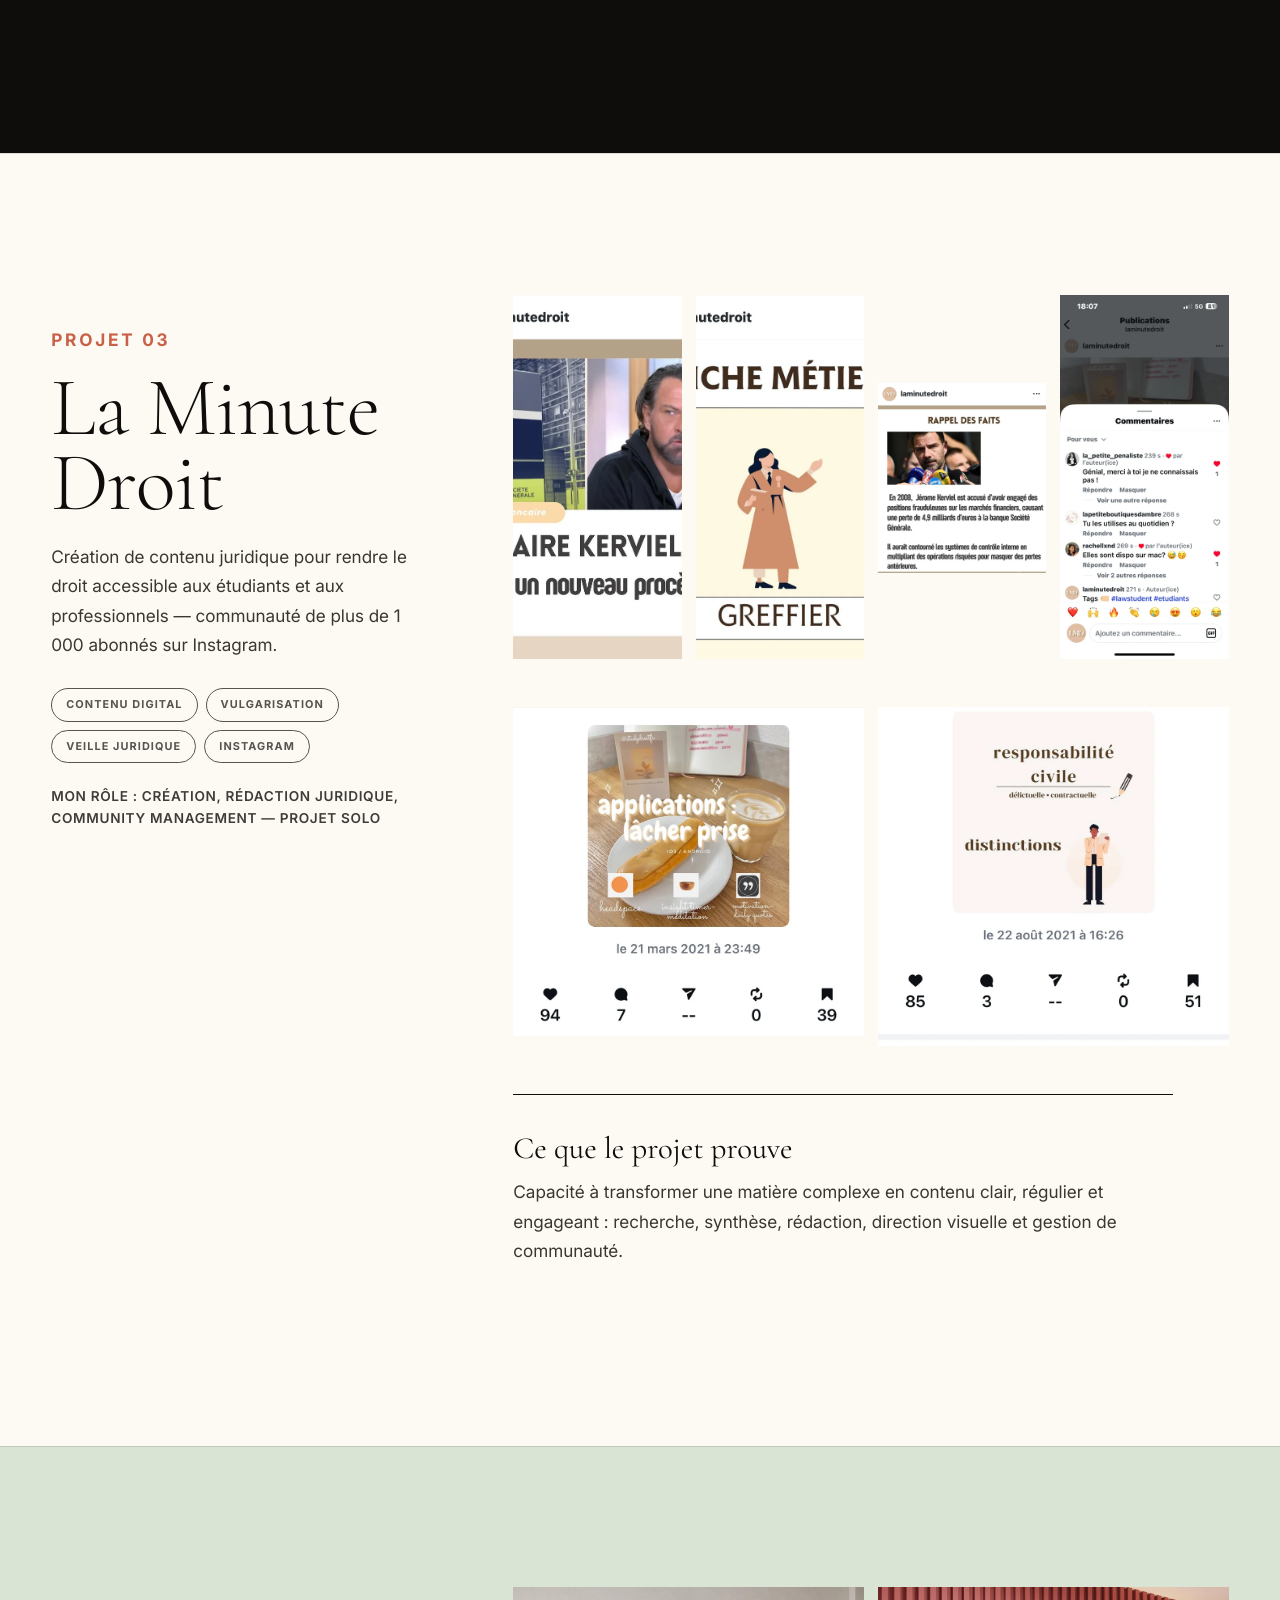
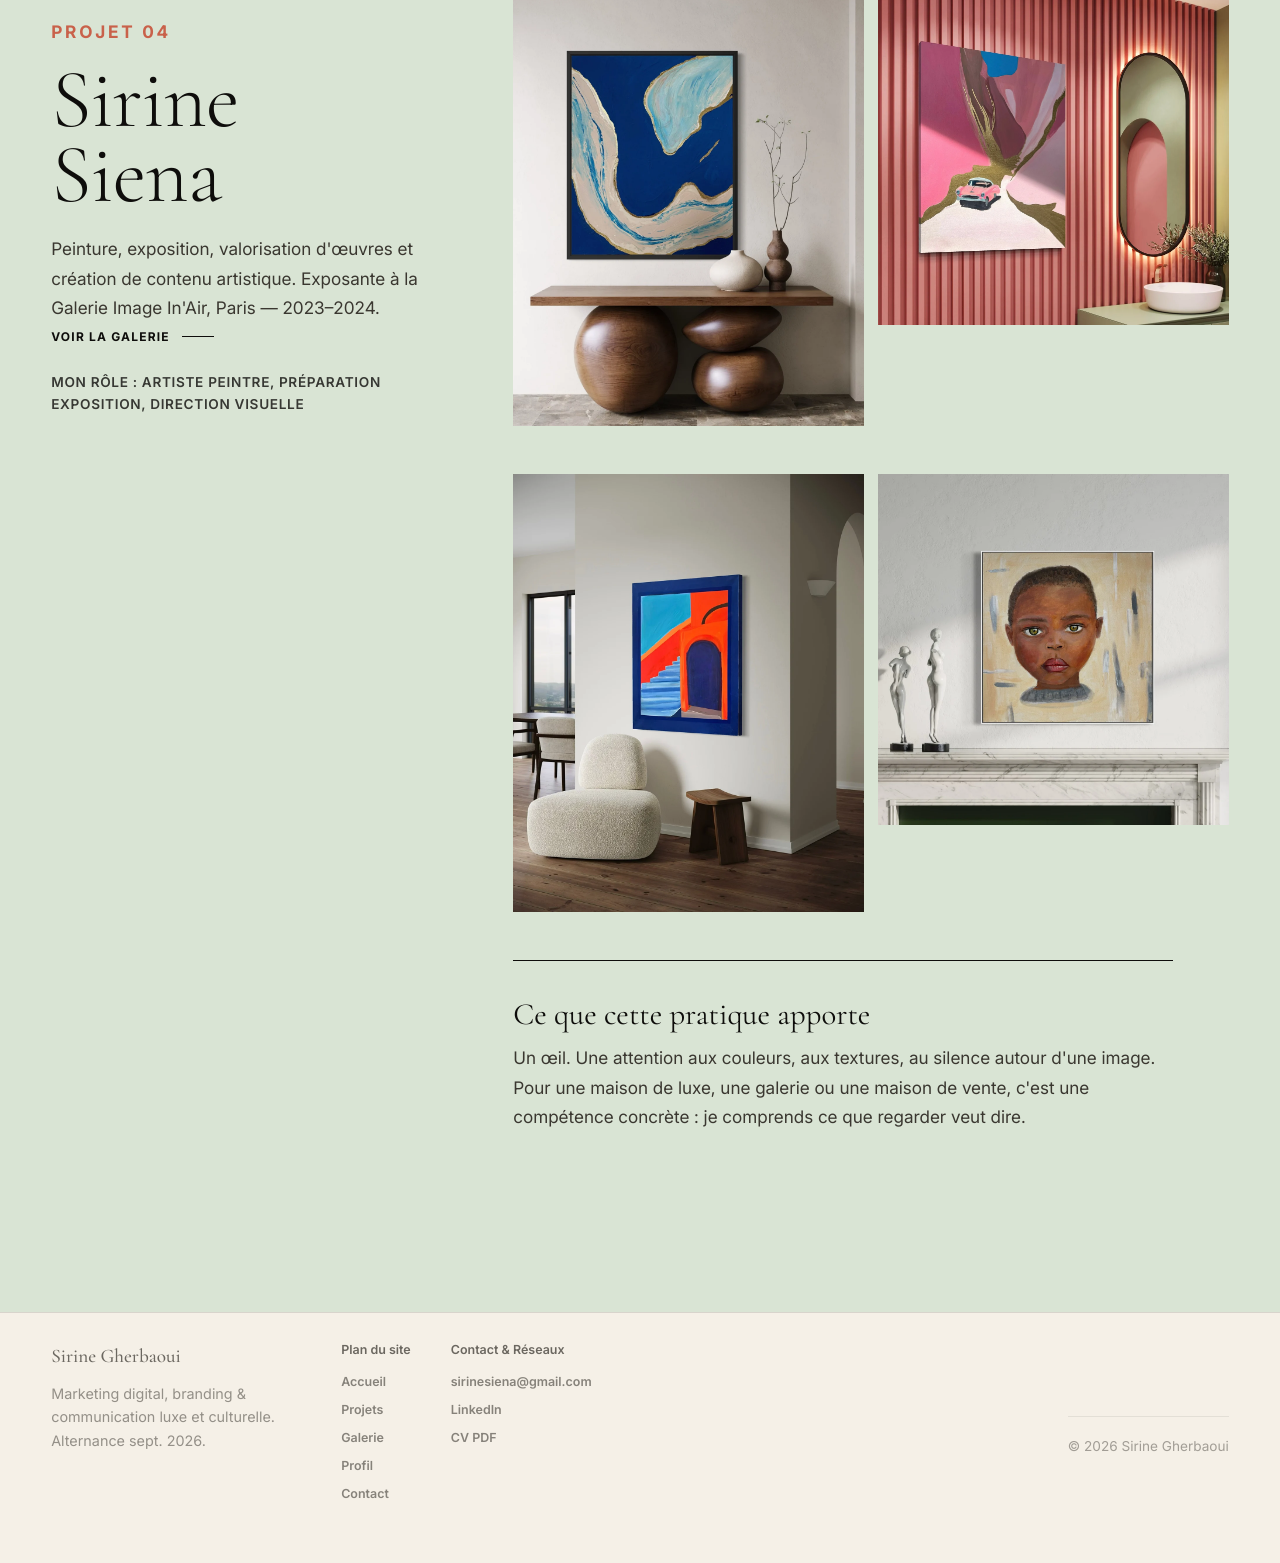
<file: projets.html>
﻿<!doctype html>
<html lang="fr">
  <head>
    <meta charset="utf-8" />
    <meta name="viewport" content="width=device-width, initial-scale=1" />
    <title>Projets — Sirine Gherbaoui</title>
    <meta
      name="description"
      content="Études de cas de Sirine Gherbaoui : Typology Matcha Ritual, Chloé Love Letters, La Minute Droit et pratique artistique Sirine Siena."
    />
    <meta name="theme-color" content="#f5f0e7" />
    <meta property="og:url" content="https://sirinegherbaoui.com/projets.html" />
    <link rel="canonical" href="https://sirinegherbaoui.com/projets.html" />
    <link rel="preconnect" href="https://fonts.googleapis.com" />
    <link rel="preconnect" href="https://fonts.gstatic.com" crossorigin />
    <link
      href="https://fonts.googleapis.com/css2?family=Cormorant+Garamond:ital,wght@0,300;0,400;0,500;1,300;1,400&family=Inter:wght@300;400;500;600;700;800&display=swap"
      rel="stylesheet"
    />
    <link rel="icon" href="data:image/svg+xml,<svg xmlns='http://www.w3.org/2000/svg' viewBox='0 0 32 32'><rect width='32' height='32' fill='%230e0d0b'/><text x='50%25' y='56%25' dominant-baseline='middle' text-anchor='middle' font-family='Georgia,serif' font-size='14' fill='%23f5f0e7' letter-spacing='0'>SG</text></svg>" />
        <meta property="og:type" content="website" />
    <meta property="og:title" content="Projets — Sirine Gherbaoui" />
    <meta property="og:description" content="Études de cas de Sirine Gherbaoui : Typology Matcha Ritual, Chloé Love Letters, La Minute Droit et Sirine Siena." />
    <meta property="og:image" content="https://sirinegherbaoui.com/assets/images/typology-collection.webp" />
    <link rel="stylesheet" href="styles.css" />
  </head>
  <body data-page="projets">
    <div id="scroll-progress" role="progressbar" aria-label="Progression de lecture" aria-valuenow="0" aria-valuemin="0" aria-valuemax="100"></div>
    <!-- ══ HEADER ══════════════════════════════════════════════ -->
    <header class="site-header light-header" data-header>
      <a class="brand-mark" href="index.html" aria-label="Accueil Sirine Gherbaoui">
        <span>Sirine</span>
        <span>Gherbaoui</span>
      </a>
      <button class="nav-toggle" type="button" aria-expanded="false" aria-controls="site-nav" aria-label="Menu">
        <span></span>
        <span></span>
      </button>
      <nav class="site-nav" id="site-nav" aria-label="Navigation principale">
        <a href="projets.html" aria-current="page">Projets</a>
        <a href="galerie.html">Galerie</a>
        <a href="profil.html">Profil</a>
        <a href="contact.html">Contact</a>
        <a href="assets/documents/CV-Sirine-Gherbaoui.pdf" download="CV-Sirine-Gherbaoui.pdf" class="nav-cv" target="_blank" rel="noopener">CV</a>
        <a href="https://www.linkedin.com/in/sirine-gherbaoui-715437168" class="nav-linkedin" target="_blank" rel="noopener" aria-label="LinkedIn">
          <svg xmlns="http://www.w3.org/2000/svg" viewBox="0 0 24 24" width="14" height="14" fill="currentColor"><path d="M19 0h-14c-2.761 0-5 2.239-5 5v14c0 2.761 2.239 5 5 5h14c2.762 0 5-2.239 5-5v-14c0-2.761-2.238-5-5-5zm-11 19h-3v-11h3v11zm-1.5-12.268c-.966 0-1.75-.79-1.75-1.764s.784-1.764 1.75-1.764 1.75.79 1.75 1.764-.783 1.764-1.75 1.764zm13.5 12.268h-3v-5.604c0-3.368-4-3.113-4 0v5.604h-3v-11h3v1.765c1.396-2.586 7-2.777 7 2.476v6.759z"/></svg>
        </a>
      </nav>
    </header>

    <main>
      <!-- ══ PAGE HERO ════════════════════════════════════════ -->
      <section class="page-hero project-hero">
        <div>
          <p class="eyebrow">Études de cas</p>
          <h1>Des concepts de marque construits comme des expériences.</h1>
        </div>
        <p>
          Chaque projet articule une intention stratégique, une direction artistique
          et une traduction concrète : social media, retail, affichage, expérience
          physique ou contenu culturel.
        </p>
        <div class="project-anchors reveal delay-1" style="margin-top: 32px; display: flex; gap: 12px; flex-wrap: wrap;">
          <a href="#typology" class="btn btn-outline-ink" style="padding: 8px 16px; font-size: 0.9rem;">Typology</a>
          <a href="#chloe" class="btn btn-outline-ink" style="padding: 8px 16px; font-size: 0.9rem;">Chloé Love Letters</a>
          <a href="#droit" class="btn btn-outline-ink" style="padding: 8px 16px; font-size: 0.9rem;">La Minute Droit</a>
          <a href="#sirine-siena" class="btn btn-outline-ink" style="padding: 8px 16px; font-size: 0.9rem;">Sirine Siena</a>
        </div>
      </section>

      <!-- ══ PROJET 01 — TYPOLOGY ════════════════════════════ -->
      <section class="case-study" id="typology">
        <div class="case-sticky reveal">
          <p class="section-kicker">Projet 01</p>
          <h2>Typology<br>Matcha Ritual</h2>
          <p>
            Étude de cas : lancement d'une gamme skincare inspirée du matcha, entre
            minimalisme français, rituel japonais et expérience boutique sensorielle.
          </p>
          <ul class="case-tags">
            <li>Branding</li>
            <li>Social media</li>
            <li>Retail experience</li>
            <li>OOH premium</li>
          </ul>
          <div style="margin-top: 24px; font-size: 0.85rem; font-weight: 600; text-transform: uppercase; letter-spacing: 0.05em; opacity: 0.8;">
            Mon rôle : stratégie, branding, direction artistique — projet solo
          </div>
        </div>
        <div class="case-content">
          <figure class="case-visual wide reveal">
            <img
              src="assets/images/typology-moodboard.webp"
              alt="Moodboard Typology Matcha Ritual — univers visuel, palette et typographie"
              loading="lazy"
             width="1500" height="1000" />
            <figcaption>Univers visuel, palette, typographie et codes produit.</figcaption>
          </figure>
          <div class="case-copy reveal delay-1">
            <h3>L'univers créé</h3>
            <p>
              Matcha Typology puise son inspiration à la croisée du minimalisme français et du rituel japonais. Le concept transforme la routine de soin en un véritable instant de pleine conscience, où le temps s'arrête. L'esthétique est épurée, apaisante, dominée par des teintes organiques qui rappellent la nature et l'authenticité.
            </p>
            <h3 style="margin-top: 2rem;">La gamme créée</h3>
            <p>
              La ligne de soins s'articule autour de formules conçues pour protéger, apaiser et raviver l'éclat de la peau. Elle comprend le masque matcha recouvert, la crème protectrice matcha Barrier, le sérum antioxydant matcha Defense, et la brume hydratante matcha mist. Chaque produit a été pensé comme une étape essentielle d'un rituel sensoriel quotidien, combinant les vertus antioxydantes du matcha à des textures délicates. L'approche est transparente, allant à l'essentiel du bien-être.
            </p>
          </div>
          <div class="image-duo">
            <figure class="case-visual reveal">
              <img
                src="assets/images/typology-street-poster.webp"
                alt="Affichage Typology dans la rue"
                loading="lazy"
               width="1300" height="1040" />
            </figure>
            <figure class="case-visual reveal delay-1">
              <img
                src="assets/images/typology-ooh-portrait.webp"
                alt="Affiche Typology Matcha Ritual portrait"
                loading="lazy"
               width="900" height="1200" />
            </figure>
          </div>
          <div class="image-duo">
            <figure class="case-visual reveal">
              <img
                src="assets/images/typology-ooh-city.webp"
                alt="Affichage urbain Typology Matcha Ritual"
                loading="lazy"
               width="900" height="1200" />
            </figure>
            <figure class="case-visual reveal delay-1">
              <img
                src="assets/images/typology-campaign-layout.webp"
                alt="Layout campagne Typology Matcha Ritual"
                loading="lazy"
               width="918" height="1300" />
            </figure>
          </div>
          <div class="case-copy reveal">
            <h3>Le branding</h3>
            <p>
              L'identité visuelle s'inscrit dans l'ADN de la marque avec des codes typographiques stricts, des packagings sobres et une palette chromatique équilibrée. Le branding incarne la simplicité et l'exigence d'un design pensé pour mettre en avant le produit et son efficacité.
            </p>
            <h3 style="margin-top: 2rem;">La communication / Lancement retail</h3>
            <p>
              Une stratégie de lancement déployée à 360° : campagne d'affichage OOH premium, et une expérience boutique et retail pensée dans les moindres détails. L'activation inclut un diagnostic de peau personnalisé accompagné d'une découverte olfactive et sensorielle de la gamme, avec la distribution d'échantillons dans des sachets façon emballage de thé. En boutique, des goodies prolongent l'univers de marque : échantillons en forme de sachet de thé, mugs en céramiques minimalistes, cuillères à matcha gravées Typology et tote bag en édition limitée. La communication construit une histoire cohérente qui suscite l'engagement et le désir de la communauté.
            </p>
          </div>
        </div>
      </section>

      <!-- ══ PROJET 02 — CHLOÉ ═══════════════════════════════ -->
      <section class="case-study dark-case" id="chloe">
        <div class="case-sticky reveal">
          <p class="section-kicker">Projet 02</p>
          <h2>Chloé<br>Love Letters</h2>
          <p>
            Étude de cas : lancement d'un parfum et d'une expérience immersive autour des
            lettres que l'on garde, de la mémoire intime et de la douceur parisienne.
          </p>
          <ul class="case-tags">
            <li>Expérience immersive</li>
            <li>Luxe émotionnel</li>
            <li>Film publicitaire</li>
            <li>Pop-up café</li>
          </ul>
          <div style="margin-top: 24px; font-size: 0.85rem; font-weight: 600; text-transform: uppercase; letter-spacing: 0.05em; opacity: 0.8; color: var(--gold);">
            Mon rôle : stratégie, direction créative, scénographie — projet solo
          </div>
        </div>
        <div class="case-content">
          <figure class="case-visual wide reveal">
            <img
              src="assets/images/chloe-letter-room.webp"
              alt="The Letter Room pour Chloé Love Letters — lettres suspendues"
              loading="lazy"
             width="1300" height="1040" />
            <figcaption>The Letter Room : lettres suspendues, musique et souvenir parfumé.</figcaption>
          </figure>
          <div class="case-copy reveal delay-1">
            <h3>L'univers créé</h3>
            <p>
              Love Letters est une plongée dans l'intimité, la nostalgie et la douceur parisienne. L'univers s'articule autour des mots que l'on garde et des souvenirs qui nous lient, invitant chacun à renouer avec l'art de la correspondance amoureuse dans une atmosphère délicate et poétique.
            </p>
            <h3 style="margin-top: 2rem;">Le design du produit</h3>
            <p>
              Le parfum transcende sa fonction première pour devenir un véritable objet de mémoire. Son flacon, élégant et intemporel, se pare de détails subtils évoquant les cachets de cire et le papier à lettres. Une esthétique luxueuse qui donne une dimension précieuse au geste de se parfumer.
            </p>
            <h3 style="margin-top: 2rem;">La Letter Room</h3>
            <p>
              Une pièce immersive conçue comme le cœur émotionnel du projet. Suspendues dans l'espace, des lettres volantes créent une atmosphère onirique. Les visiteurs sont invités à s'y asseoir pour écrire à une personne aimée ou à eux-mêmes, bercés par la musique et le sillage mémorable du parfum.
            </p>
          </div>
          <div class="image-trio">
            <img
              class="reveal"
              src="assets/images/chloe-product-clear.webp"
              alt="Produit Chloé Love Letters flacon clair"
              loading="lazy"
             width="1300" height="975" />
            <img
              class="reveal delay-1"
              src="assets/images/chloe-film.webp"
              alt="Film publicitaire Chloé Love Letters"
              loading="lazy"
             width="1300" height="1040" />
            <img
              class="reveal delay-2"
              src="assets/images/chloe-cafe.webp"
              alt="Café sensoriel Chloé Love Letters"
              loading="lazy"
             width="1300" height="1040" />
          </div>
          <div class="image-duo">
            <figure class="case-visual reveal">
              <img
                src="assets/images/chloe-product-amber.webp"
                alt="Enveloppes Chloé Love Letters"
                loading="lazy"
               width="1600" height="1068" />
            </figure>
            <figure class="case-visual reveal delay-1">
              <img
                src="assets/images/chloe-rose-silk.webp"
                alt="Ambiance rose soie Chloé Love Letters"
                loading="lazy"
               width="1600" height="1067" />
            </figure>
          </div>
          <div class="case-copy reveal">
            <h3>Le café & descriptif du menu</h3>
            <p>
              L'expérience se prolonge dans un café éphémère aux teintes douces et chaleureuses. Le menu, pensé comme une déclaration, propose des créations spécifiques : Le rose latté, le thé blanc glacé aux fleurs, les madeleines à la rose et les financiers à la vanille. Chaque commande est servie avec une carte Chloé permettant d'écrire un mot, un souvenir ou une lettre à l'attention d'une personne chère.
            </p>
            <h3 style="margin-top: 2rem;">La campagne pub</h3>
            <p>
              Un film publicitaire envoûtant capture l'essence du parfum et l'émotion de l'écriture. J'ai choisi de rythmer cette campagne sur la musique <em>Beauty</em> de Sofiane Pamart (pour son refus de la grandiloquence — un piano seul, sans orchestre, comme une lettre sans enveloppe), offrant une dimension poétique et mélancolique à la direction artistique (mêlant soie froissée et enveloppes empilées). Pour prolonger cette immersion, la Letter Room est bercée par la même musique au piano en fond sonore. C'est une célébration du luxe narratif, diffusée sur tous les points de contact pour offrir une expérience holistique et mémorable.
            </p>
          </div>
        </div>
      </section>

      <!-- ══ PROJET 03 — LA MINUTE DROIT ════════════════════ -->
      <section class="case-study" id="droit" style="background: var(--paper-2);">
        <div class="case-sticky reveal">
          <p class="section-kicker">Projet 03</p>
          <h2>La Minute<br>Droit</h2>
          <p>
            Création de contenu juridique pour rendre le droit accessible aux étudiants
            et aux professionnels — communauté de plus de 1 000 abonnés sur Instagram.
          </p>
          <ul class="case-tags">
            <li>Contenu digital</li>
            <li>Vulgarisation</li>
            <li>Veille juridique</li>
            <li>Instagram</li>
          </ul>
          <div style="margin-top: 24px; font-size: 0.85rem; font-weight: 600; text-transform: uppercase; letter-spacing: 0.05em; opacity: 0.8;">
            Mon rôle : création, rédaction juridique, community management — projet solo
          </div>
        </div>
        <div class="case-content">
          <div class="social-grid">
            <img
              class="reveal"
              src="assets/images/droit-kerviel.webp"
              alt="Post Instagram La Minute Droit sur l'affaire Kerviel"
              loading="lazy"
             width="791" height="900" />
            <img
              class="reveal delay-1"
              src="assets/images/droit-greffier.webp"
              alt="Post Instagram La Minute Droit fiche métier greffier"
              loading="lazy"
             width="796" height="900" />
            <img
              class="reveal delay-2"
              src="assets/images/droit-rappel.webp"
              alt="Post Instagram La Minute Droit rappel des faits"
              style="object-fit: contain;"
              loading="lazy"
             width="796" height="900" />
            <img
              class="reveal delay-3"
              src="assets/images/droit-impact.webp"
              alt="Statistiques d'impact La Minute Droit"
              loading="lazy"
             width="416" height="900" />
          </div>
          <div class="image-duo" style="margin-top:0">
            <figure class="case-visual reveal">
              <img
                src="assets/images/droit-applications.webp"
                alt="Applications pratiques La Minute Droit"
                loading="lazy"
               width="900" height="843" />
            </figure>
            <figure class="case-visual reveal delay-1">
              <img
                src="assets/images/droit-responsabilite.webp"
                alt="Responsabilité juridique La Minute Droit"
                loading="lazy"
               width="900" height="869" />
            </figure>
          </div>
          <div class="case-copy reveal">
            <h3>Ce que le projet prouve</h3>
            <p>
              Capacité à transformer une matière complexe en contenu clair, régulier
              et engageant : recherche, synthèse, rédaction, direction visuelle et
              gestion de communauté.
            </p>
          </div>
        </div>
      </section>

      <!-- ══ PROJET 04 — SIRINE SIENA ═══════════════════════ -->
      <section class="case-study art-case" id="sirine-siena">
        <div class="case-sticky reveal">
          <p class="section-kicker">Projet 04</p>
          <h2>Sirine<br>Siena</h2>
          <p>
            Peinture, exposition, valorisation d'œuvres et création de contenu
            artistique. Exposante à la Galerie Image In'Air, Paris — 2023–2024.
          </p>
          <a class="text-link" href="galerie.html">Voir la galerie</a>
          <div style="margin-top: 24px; font-size: 0.85rem; font-weight: 600; text-transform: uppercase; letter-spacing: 0.05em; opacity: 0.8;">
            Mon rôle : artiste peintre, préparation exposition, direction visuelle
          </div>
        </div>
        <div class="case-content">
          <div class="image-duo">
            <figure class="case-visual reveal">
              <img
                src="assets/images/painting-blue-console.webp"
                alt="Shades of Blue de Sirine Siena en situation"
                loading="lazy"
               width="1200" height="1500" />
            </figure>
            <figure class="case-visual reveal delay-1">
              <img
                src="assets/images/painting-retro-pink-room.webp"
                alt="Retro Desert de Sirine Siena en situation"
                loading="lazy"
               width="1400" height="1347" />
            </figure>
          </div>
          <div class="image-duo">
            <figure class="case-visual reveal">
              <img
                src="assets/images/painting-door-chair.webp"
                alt="The Door de Sirine Siena en intérieur"
                loading="lazy"
               width="1200" height="1500" />
            </figure>
            <figure class="case-visual reveal delay-1">
              <img
                src="assets/images/painting-enfant-mantel.webp"
                alt="L'Enfant de Sirine Siena sur cheminée"
                loading="lazy"
               width="1300" height="1300" />
            </figure>
          </div>
          <div class="case-copy reveal">
            <h3>Ce que cette pratique apporte</h3>
            <p>
              Un œil. Une attention aux couleurs, aux textures, au silence autour
              d'une image. Pour une maison de luxe, une galerie ou une maison de
              vente, c'est une compétence concrète : je comprends ce que regarder
              veut dire.
            </p>
          </div>
        </div>
      </section>
    </main>

    <!-- ══ FOOTER ═══════════════════════════════════════════ -->
    <footer class="site-footer">
      <div style="display: flex; gap: 40px; margin-bottom: 30px; flex-wrap: wrap; justify-content: space-between;">
        <div style="flex: 1; min-width: 200px;">
          <h4 style="margin-bottom: 12px; font-family: var(--display); font-size: 1.2rem; font-weight: 500;">Sirine Gherbaoui</h4>
          <p style="opacity: 0.7; font-size: 0.9rem; max-width: 250px;">Marketing digital, branding &amp; communication luxe et culturelle. Alternance sept. 2026.</p>
        </div>
        <div style="display: flex; gap: 40px; flex-wrap: wrap;">
          <nav aria-label="Plan du site" style="display: flex; flex-direction: column; gap: 8px;">
            <strong style="margin-bottom: 4px; font-weight: 600;">Plan du site</strong>
            <a href="index.html">Accueil</a>
            <a href="projets.html">Projets</a>
            <a href="galerie.html">Galerie</a>
            <a href="profil.html">Profil</a>
            <a href="contact.html">Contact</a>
          </nav>
          <nav aria-label="Réseaux et documents" style="display: flex; flex-direction: column; gap: 8px;">
            <strong style="margin-bottom: 4px; font-weight: 600;">Contact &amp; Réseaux</strong>
            <a href="mailto:sirinesiena@gmail.com">sirinesiena@gmail.com</a>
            <a href="https://www.linkedin.com/in/sirine-gherbaoui-715437168" target="_blank" rel="noopener">LinkedIn</a>
            <a href="assets/documents/CV-Sirine-Gherbaoui.pdf" download="CV-Sirine-Gherbaoui.pdf" target="_blank" rel="noopener">CV PDF</a>
          </nav>
        </div>
      </div>
      <div style="border-top: 1px solid var(--line); padding-top: 20px; font-size: 0.85rem; opacity: 0.6;">
        <p>© 2026 Sirine Gherbaoui</p>
      </div>
    </footer>

    <script src="scripts.js"></script>
  </body>
</html>
</file>
<file: styles.css>
/* ============================================================
   SIRINE GHERBAOUI — Portfolio · Alternance sept. 2026
   War Room Design System — Luxe Editorial
   ============================================================ */

:root {
  /* Palette */
  --ink:       #0e0d0b;
  --ink-soft:  #3a3730;
  --ink-muted: #6b6760;
  --paper:     #f5f0e7;
  --paper-2:   #fdfaf3;
  --paper-3:   #ede6d8;
  --line:      rgba(14, 13, 11, 0.12);
  --line-light:rgba(253, 250, 243, 0.18);
  --gold:      #b8975a;
  --coral:     #c9614a;
  --rose-pale: #ecddd6;

  /* Typography */
  --display: 'Cormorant Garamond', 'Didot', Georgia, serif;
  --sans:    'Inter', 'Segoe UI', Arial, sans-serif;

  /* Spacing */
  --space: clamp(22px, 4vw, 72px);
  --section-pad: clamp(80px, 11vw, 160px);

  /* Effects */
  --shadow-soft: 0 12px 48px rgba(14,13,11,0.12);
  --shadow-deep: 0 28px 80px rgba(14,13,11,0.22);
}

/* ── Reset ── */
*, *::before, *::after { box-sizing: border-box; }
html { scroll-behavior: smooth; }
body {
  margin: 0;
  background: var(--paper);
  color: var(--ink);
  font-family: var(--sans);
  font-size: 1rem;
  line-height: 1.6;
  text-rendering: geometricPrecision;
  -webkit-font-smoothing: antialiased;
}
body.menu-open { overflow: hidden; }
img { display: block; max-width: 100%; height: auto; }
a { color: inherit; text-decoration: none; }
p, h1, h2, h3, h4 { margin: 0; }
button { font: inherit; cursor: pointer; }
ul { list-style: none; margin: 0; padding: 0; }

::selection { background: var(--gold); color: var(--paper-2); }

/* ============================================================
   HEADER
   ============================================================ */
.site-header {
  position: fixed;
  inset: 0 0 auto;
  z-index: 100;
  display: flex;
  align-items: center;
  justify-content: space-between;
  padding: 20px var(--space);
  transition: background 300ms ease, color 300ms ease, border-color 300ms ease;
}

/* Transparent sur fond sombre (hero) */
.site-header[data-dark] {
  color: var(--paper-2);
  border-bottom: 1px solid transparent;
}

/* Scrolled : fond papier */
.site-header.scrolled {
  background: rgba(245, 240, 231, 0.96);
  color: var(--ink);
  border-bottom: 1px solid var(--line);
  backdrop-filter: blur(20px);
  -webkit-backdrop-filter: blur(20px);
}

/* Pages claires : header toujours visible */
.site-header.light-header {
  color: var(--ink);
  border-bottom: 1px solid var(--line);
  background: rgba(245, 240, 231, 0.96);
  backdrop-filter: blur(20px);
}

/* Pages contact (fond sombre fixe) */
.site-header.dark-header {
  color: var(--paper-2);
}
.site-header.dark-header.scrolled {
  background: rgba(14,13,11,0.92);
  border-bottom: 1px solid var(--line-light);
}

/* Brand */
.brand-mark {
  display: grid;
  font-family: var(--display);
  font-size: clamp(1.1rem, 1.8vw, 1.5rem);
  font-weight: 400;
  line-height: 0.9;
  letter-spacing: 0.01em;
}
.brand-mark span:last-child { padding-left: 1.4em; }

/* Nav desktop */
.site-nav {
  display: flex;
  align-items: center;
  gap: clamp(16px, 2.5vw, 40px);
  font-size: 0.73rem;
  font-weight: 600;
  letter-spacing: 0.1em;
  text-transform: uppercase;
}
.site-nav a {
  position: relative;
  padding: 6px 0;
  opacity: 0.85;
  transition: opacity 200ms;
}
.site-nav a::after {
  content: '';
  position: absolute;
  left: 0; bottom: 2px;
  width: 100%; height: 1px;
  background: currentColor;
  transform: scaleX(0);
  transform-origin: right;
  transition: transform 260ms ease;
}
.site-nav a:hover { opacity: 1; }
.site-nav a:hover::after,
.site-nav a[aria-current='page']::after {
  transform: scaleX(1);
  transform-origin: left;
}
.site-nav a[aria-current='page'] { opacity: 1; }

/* CV bouton dans la nav */
.nav-cv, .nav-linkedin {
  border: 1px solid currentColor;
  border-radius: 999px;
  opacity: 1 !important;
  transition: background 220ms, color 220ms !important;
}
.nav-cv {
  padding: 7px 18px !important;
}
.nav-linkedin {
  display: inline-flex;
  align-items: center;
  justify-content: center;
  width: 32px;
  height: 32px;
  padding: 0 !important;
}
.nav-cv::after, .nav-linkedin::after { display: none !important; }
.nav-cv:hover, .nav-linkedin:hover {
  background: var(--ink);
  color: var(--paper-2);
}
.site-header.dark-header .nav-cv:hover,
.site-header[data-dark] .nav-cv:hover,
.site-header.dark-header .nav-linkedin:hover,
.site-header[data-dark] .nav-linkedin:hover {
  background: var(--paper-2);
  color: var(--ink);
}

/* Burger mobile */
.nav-toggle {
  display: none;
  width: 44px; height: 44px;
  border: 1px solid currentColor;
  border-radius: 999px;
  background: transparent;
  color: inherit;
  place-items: center;
}
.nav-toggle span {
  display: block;
  width: 18px; height: 1px;
  margin: 3px auto;
  background: currentColor;
  transition: transform 240ms ease;
}
.menu-open .nav-toggle span:first-child { transform: translateY(4px) rotate(45deg); }
.menu-open .nav-toggle span:last-child  { transform: translateY(-4px) rotate(-45deg); }

/* ============================================================
   HERO — PAGE D'ACCUEIL
   ============================================================ */
.hero {
  position: relative;
  min-height: 100svh;
  display: flex;
  flex-direction: column;
  justify-content: flex-end;
  padding: 120px var(--space) 80px;
  background: var(--ink);
  color: var(--paper-2);
  overflow: hidden;
}

.hero-bg {
  position: absolute;
  inset: 0;
  z-index: 0;
}
.hero-bg img {
  width: 100%; height: 100%;
  object-fit: cover;
  object-position: center 30%;
  transform: scale(1.04);
  transition: transform 8s ease;
}
.hero.loaded .hero-bg img { transform: scale(1); }

.hero-overlay {
  position: absolute;
  inset: 0;
  z-index: 1;
  background:
    linear-gradient(180deg,
      rgba(14,13,11,0.28) 0%,
      rgba(14,13,11,0.18) 40%,
      rgba(14,13,11,0.72) 100%
    );
}

.hero-content {
  position: relative;
  z-index: 2;
  max-width: 1100px;
}

.eyebrow {
  font-size: 0.72rem;
  font-weight: 700;
  letter-spacing: 0.16em;
  text-transform: uppercase;
  color: var(--gold);
  margin-bottom: 16px;
}

.hero h1 {
  font-family: var(--display);
  font-size: clamp(5rem, 13vw, 13rem);
  font-weight: 300;
  line-height: 0.85;
  letter-spacing: -0.01em;
}

.hero-tagline {
  margin-top: 28px;
  max-width: 640px;
  font-family: var(--display);
  font-size: clamp(1.3rem, 2.4vw, 2.2rem);
  font-weight: 300;
  font-style: italic;
  line-height: 1.18;
  color: rgba(253,250,243,0.88);
}

.hero-actions {
  display: flex;
  flex-wrap: wrap;
  align-items: center;
  gap: 18px 32px;
  margin-top: 40px;
}

/* Tags flottants en bas à droite */
.hero-tags {
  position: absolute;
  right: var(--space);
  bottom: 36px;
  z-index: 2;
  display: flex;
  flex-direction: column;
  align-items: flex-end;
  gap: 6px;
}
.hero-tags span {
  font-size: 0.68rem;
  font-weight: 700;
  letter-spacing: 0.14em;
  text-transform: uppercase;
  color: rgba(253,250,243,0.6);
}

/* Ligne de scroll */
.scroll-hint {
  position: absolute;
  left: var(--space);
  bottom: 36px;
  z-index: 2;
  display: flex;
  align-items: center;
  gap: 12px;
  font-size: 0.68rem;
  font-weight: 600;
  letter-spacing: 0.12em;
  text-transform: uppercase;
  color: rgba(253,250,243,0.5);
}
.scroll-hint::before {
  content: '';
  width: 40px; height: 1px;
  background: rgba(253,250,243,0.4);
}

/* ============================================================
   BOUTONS & LIENS
   ============================================================ */
.btn {
  display: inline-flex;
  align-items: center;
  justify-content: center;
  min-height: 48px;
  padding: 0 28px;
  border: 1px solid currentColor;
  border-radius: 999px;
  font-family: var(--sans);
  font-size: 0.75rem;
  font-weight: 700;
  letter-spacing: 0.12em;
  text-transform: uppercase;
  transition: background 240ms ease, color 240ms ease, transform 240ms ease;
}
.btn:hover { transform: translateY(-2px); }

.btn-light {
  background: var(--paper-2);
  color: var(--ink);
  border-color: var(--paper-2);
}
.btn-light:hover { background: transparent; color: var(--paper-2); }

.btn-ink {
  background: var(--ink);
  color: var(--paper-2);
  border-color: var(--ink);
}
.btn-ink:hover { background: transparent; color: var(--ink); }

.btn-outline-light {
  background: transparent;
  color: var(--paper-2);
  border-color: rgba(253,250,243,0.5);
}
.btn-outline-light:hover { background: var(--paper-2); color: var(--ink); border-color: var(--paper-2); }

.btn-outline-ink {
  background: transparent;
  color: var(--ink);
  border-color: var(--ink);
}
.btn-outline-ink:hover { background: var(--ink); color: var(--paper-2); }

/* Text-link avec flèche */
.text-link {
  position: relative;
  display: inline-flex;
  align-items: center;
  gap: 12px;
  font-size: 0.75rem;
  font-weight: 700;
  letter-spacing: 0.1em;
  text-transform: uppercase;
  transition: gap 220ms ease;
}
.text-link::after {
  content: '';
  width: 32px; height: 1px;
  background: currentColor;
  transition: width 240ms ease;
  flex-shrink: 0;
}
.text-link:hover { gap: 16px; }
.text-link:hover::after { width: 50px; }
.text-link.light { color: var(--paper-2); }
.text-link.gold  { color: var(--gold); }

/* ============================================================
   INTRO BAND (3 colonnes)
   ============================================================ */
.intro-band {
  padding: var(--section-pad) var(--space);
  background: var(--paper-2);
}

.section-header {
  display: grid;
  grid-template-columns: minmax(120px, 0.3fr) 1fr;
  gap: clamp(24px, 5vw, 80px);
  align-items: start;
  margin-bottom: clamp(48px, 7vw, 100px);
}

.section-kicker {
  font-size: 0.7rem;
  font-weight: 700;
  letter-spacing: 0.16em;
  text-transform: uppercase;
  color: var(--coral);
  padding-top: 0.5em;
}

.section-title {
  font-family: var(--display);
  font-size: clamp(2rem, 5.5vw, 6rem);
  font-weight: 300;
  line-height: 0.92;
  letter-spacing: -0.01em;
}

.proof-grid {
  display: grid;
  grid-template-columns: repeat(3, 1fr);
  border-top: 1px solid var(--line);
}

.proof-item {
  padding: clamp(28px, 4vw, 52px) clamp(22px, 3.5vw, 44px);
  border-right: 1px solid var(--line);
  transition: background 300ms ease;
}
.proof-item:last-child { border-right: none; }
.proof-item:hover { background: var(--paper); }

.proof-num {
  font-size: 0.68rem;
  font-weight: 800;
  letter-spacing: 0.14em;
  text-transform: uppercase;
  color: var(--coral);
}
.proof-item h3 {
  margin-top: 20px;
  font-family: var(--display);
  font-size: clamp(1.5rem, 2.5vw, 2.6rem);
  font-weight: 400;
  line-height: 0.98;
}
.proof-item p {
  margin-top: 14px;
  font-size: clamp(0.9rem, 1.3vw, 1.05rem);
  color: var(--ink-soft);
  line-height: 1.6;
}

/* ============================================================
   FEATURED PROJECTS
   ============================================================ */
.signature-section {
  padding: var(--section-pad) var(--space);
}

.featured-grid {
  display: grid;
  grid-template-columns: 1.3fr 0.7fr;
  gap: 16px;
  margin-top: clamp(36px, 5vw, 72px);
}

.feature-card {
  position: relative;
  overflow: hidden;
  background: var(--ink);
  color: var(--paper-2);
  isolation: isolate;
  display: block;
}
.feature-card.large { grid-row: span 2; min-height: 680px; }
.feature-card:not(.large) { min-height: 320px; }

.feature-card img {
  position: absolute;
  inset: 0;
  width: 100%; height: 100%;
  object-fit: cover;
  transition: transform 800ms cubic-bezier(0.25, 0.46, 0.45, 0.94);
}
.feature-card::after {
  content: '';
  position: absolute;
  inset: 0;
  background: linear-gradient(0deg,
    rgba(14,13,11,0.82) 0%,
    rgba(14,13,11,0.12) 55%
  );
  z-index: 1;
  transition: opacity 400ms ease;
}
.feature-card:hover img { transform: scale(1.05); }
.feature-card:hover::after { opacity: 0.85; }

.feature-card-info {
  position: absolute;
  inset: auto 0 0;
  z-index: 2;
  padding: clamp(20px, 3vw, 40px);
}
.feature-card-info .tag {
  font-size: 0.65rem;
  font-weight: 800;
  letter-spacing: 0.14em;
  text-transform: uppercase;
  color: var(--gold);
}
.feature-card-info h3 {
  margin-top: 8px;
  font-family: var(--display);
  font-size: clamp(1.4rem, 2.5vw, 2.6rem);
  font-weight: 400;
  line-height: 0.96;
}
.feature-card-info .sub {
  display: block;
  margin-top: 8px;
  font-size: 0.8rem;
  color: rgba(253,250,243,0.7);
}

/* ============================================================
   EDITORIAL SPLIT
   ============================================================ */
.editorial-split {
  display: grid;
  grid-template-columns: minmax(0, 1fr) minmax(360px, 0.8fr);
  gap: clamp(40px, 7vw, 110px);
  align-items: center;
  padding: var(--section-pad) var(--space);
  background: var(--rose-pale);
}
.editorial-image img {
  width: 100%;
  aspect-ratio: 4 / 5;
  object-fit: cover;
  box-shadow: var(--shadow-deep);
}
.editorial-copy { max-width: 580px; }
.editorial-copy p {
  margin-top: 20px;
  color: var(--ink-soft);
  font-size: clamp(1rem, 1.5vw, 1.12rem);
  line-height: 1.7;
}
.editorial-copy .text-link { margin-top: 32px; }

/* ============================================================
   CV STRIP — Bande dédiée CV (War Room: rendre le CV visible)
   ============================================================ */
.cv-strip {
  display: flex;
  align-items: center;
  justify-content: space-between;
  gap: 24px;
  padding: 32px var(--space);
  background: var(--ink);
  color: var(--paper-2);
  flex-wrap: wrap;
}
.cv-strip-text {
  display: flex;
  flex-direction: column;
  gap: 4px;
}
.cv-strip-text strong {
  font-family: var(--display);
  font-size: clamp(1.2rem, 2.5vw, 2rem);
  font-weight: 400;
}
.cv-strip-text span {
  font-size: 0.75rem;
  font-weight: 500;
  letter-spacing: 0.08em;
  text-transform: uppercase;
  color: var(--gold);
}
.cv-strip-actions {
  display: flex;
  gap: 14px;
  flex-wrap: wrap;
}

/* ============================================================
   GALLERY PREVIEW (accueil)
   ============================================================ */
.gallery-preview {
  padding: var(--section-pad) var(--space);
  background: var(--ink);
  color: var(--paper-2);
}
.gallery-preview .section-kicker { color: var(--gold); }
.gallery-preview .section-title  { color: var(--paper-2); }

.art-rail {
  display: grid;
  grid-template-columns: 1.2fr 0.9fr 1.05fr 0.85fr;
  gap: 14px;
  align-items: end;
  margin-top: 48px;
}
.art-rail a {
  position: relative;
  overflow: hidden;
  display: block;
}
.art-rail a img {
  width: 100%;
  height: clamp(280px, 38vw, 620px);
  object-fit: cover;
  transition: transform 600ms cubic-bezier(0.25, 0.46, 0.45, 0.94);
}
.art-rail a:nth-child(2) img,
.art-rail a:nth-child(4) img {
  height: clamp(220px, 30vw, 480px);
}
.art-rail a:hover img { transform: scale(1.04); }

.art-rail-cta {
  display: flex;
  justify-content: center;
  margin-top: 48px;
}

/* ============================================================
   FINAL CTA
   ============================================================ */
.final-cta {
  min-height: 65svh;
  display: flex;
  align-items: center;
  padding: var(--section-pad) var(--space);
  background: var(--paper-2);
}
.final-cta > div { width: min(1000px, 100%); }

.cta-actions {
  display: flex;
  flex-wrap: wrap;
  gap: 16px 28px;
  align-items: center;
  margin-top: 40px;
}

/* ============================================================
   FOOTER
   ============================================================ */
.site-footer {
  display: flex;
  align-items: center;
  justify-content: space-between;
  flex-wrap: wrap;
  gap: 16px;
  padding: 28px var(--space);
  border-top: 1px solid var(--line);
  font-size: 0.78rem;
  color: var(--ink-muted);
}
.site-footer a {
  font-weight: 600;
  opacity: 0.8;
  transition: opacity 200ms;
}
.site-footer a:hover { opacity: 1; }
.footer-links { display: flex; gap: 24px; }

.dark-footer {
  background: var(--ink);
  border-top-color: var(--line-light);
  color: rgba(253,250,243,0.55);
}
.dark-footer a { color: var(--paper-2); }

/* ============================================================
   PAGE HERO (pages internes)
   ============================================================ */
.page-hero {
  min-height: 70svh;
  display: grid;
  grid-template-columns: minmax(0, 1.15fr) minmax(240px, 0.5fr);
  gap: clamp(28px, 6vw, 90px);
  align-items: end;
  padding: 150px var(--space) 80px;
  background: var(--paper-2);
}
.page-hero h1 {
  font-family: var(--display);
  font-size: clamp(2.8rem, 8vw, 8rem);
  font-weight: 300;
  line-height: 0.88;
  letter-spacing: -0.01em;
}
.page-hero p {
  color: var(--ink-soft);
  font-size: clamp(1rem, 1.5vw, 1.12rem);
  line-height: 1.7;
}

/* Hero variantes pages */
.project-hero {
  background:
    linear-gradient(135deg, rgba(245,240,231,0.94), rgba(245,240,231,0.76)),
    url('assets/images/typology-collection.webp') center / cover;
}
.gallery-hero {
  min-height: 75svh;
  background:
    linear-gradient(120deg, rgba(14,13,11,0.82), rgba(14,13,11,0.22)),
    url('assets/images/painting-retro-dark.webp') center / cover;
  color: var(--paper-2);
}
.gallery-hero .eyebrow { color: var(--gold); }
.gallery-hero p { color: rgba(253,250,243,0.8); }

.profile-hero {
  background:
    linear-gradient(135deg, rgba(245,240,231,0.95), rgba(245,240,231,0.68)),
    url('assets/images/painting-pink-landscape.webp') center / cover;
}

/* ============================================================
   CASE STUDIES (projets)
   ============================================================ */
.case-study {
  display: grid;
  grid-template-columns: minmax(280px, 0.35fr) minmax(0, 0.65fr);
  gap: clamp(32px, 6vw, 100px);
  padding: var(--section-pad) var(--space);
  border-top: 1px solid var(--line);
}

.dark-case {
  background: var(--ink);
  color: var(--paper-2);
  border-top-color: var(--line-light);
}
.art-case   { background: #d9e4d4; }

.case-sticky {
  position: sticky;
  top: 110px;
  align-self: start;
}
.case-sticky .section-kicker { color: var(--coral); }
.dark-case .case-sticky .section-kicker { color: var(--gold); }

.case-sticky h2 {
  margin-top: 16px;
  font-family: var(--display);
  font-size: clamp(2.6rem, 6.5vw, 6.5rem);
  font-weight: 300;
  line-height: 0.9;
  letter-spacing: -0.01em;
}
.case-sticky p {
  margin-top: 22px;
  color: var(--ink-soft);
  font-size: clamp(0.95rem, 1.4vw, 1.08rem);
  line-height: 1.7;
}
.dark-case .case-sticky p { color: rgba(253,250,243,0.7); }

.case-tags {
  display: flex;
  flex-wrap: wrap;
  gap: 8px;
  margin-top: 28px;
}
.case-tags li {
  padding: 7px 14px;
  border: 1px solid currentColor;
  border-radius: 999px;
  font-size: 0.68rem;
  font-weight: 700;
  letter-spacing: 0.1em;
  text-transform: uppercase;
  opacity: 0.7;
}

.case-content { display: grid; gap: clamp(24px, 4vw, 48px); }

.case-visual { margin: 0; overflow: hidden; }
.case-visual img {
  width: 100%;
  min-height: 280px;
  object-fit: cover;
}
.case-visual.wide img { aspect-ratio: 16 / 10; }
.case-visual figcaption {
  margin-top: 10px;
  font-size: 0.78rem;
  color: var(--ink-muted);
  font-style: italic;
}
.dark-case figcaption { color: rgba(253,250,243,0.5); }

.case-copy {
  width: min(660px, 100%);
  padding: clamp(22px, 3vw, 40px) 0;
  border-top: 1px solid currentColor;
}
.case-copy h3 {
  font-family: var(--display);
  font-size: clamp(1.4rem, 2.4vw, 2.4rem);
  font-weight: 400;
  line-height: 1;
}
.case-copy p {
  margin-top: 14px;
  color: var(--ink-soft);
  font-size: clamp(0.95rem, 1.4vw, 1.08rem);
  line-height: 1.7;
}
.dark-case .case-copy p { color: rgba(253,250,243,0.72); }

.image-duo, .image-trio, .social-grid { display: grid; gap: 14px; }
.image-duo  { grid-template-columns: repeat(2,1fr); }
.image-trio { grid-template-columns: 0.82fr 1fr 1fr; align-items: stretch; }
.image-trio img, .social-grid img {
  width: 100%; height: 100%;
  min-height: 240px;
  object-fit: cover;
}
.social-grid { grid-template-columns: repeat(4,1fr); }

/* ============================================================
   GALERIE — ARTWORK (le style que tu adores)
   ============================================================ */
.gallery-wall {
  padding: clamp(48px, 8vw, 110px) var(--space) var(--section-pad);
}

.artwork {
  display: grid;
  grid-template-columns: minmax(0, 0.58fr) minmax(260px, 0.42fr);
  gap: clamp(28px, 6vw, 90px);
  align-items: end;
  padding: clamp(28px, 5vw, 60px) 0;
  border-top: 1px solid var(--line);
}
.artwork:last-child { border-bottom: 1px solid var(--line); }

.artwork.reverse {
  grid-template-columns: minmax(260px, 0.42fr) minmax(0, 0.58fr);
}
.artwork.reverse img    { grid-column: 2; }
.artwork.reverse .artwork-info { grid-column: 1; grid-row: 1; }

/* Grande œuvre */
.artwork.feature {
  grid-template-columns: minmax(0, 0.62fr) minmax(260px, 0.38fr);
}
.artwork.feature img { height: min(75svh, 800px); }

.artwork img {
  width: 100%;
  height: auto;
  max-height: 80vh;
  object-fit: contain;
  object-position: bottom left;
  transition: filter 400ms ease;
}
.artwork.reverse img {
  object-position: bottom right;
}
.artwork:hover img { filter: none; }

.artwork-info .artwork-meta {
  font-size: 0.68rem;
  font-weight: 700;
  letter-spacing: 0.12em;
  text-transform: uppercase;
  color: var(--coral);
}
.artwork-info h2 {
  margin-top: 12px;
  font-family: var(--display);
  font-size: clamp(2.4rem, 6.5vw, 7rem);
  font-weight: 300;
  line-height: 0.88;
  letter-spacing: -0.01em;
}
.artwork-info .artwork-desc {
  display: block;
  margin-top: 16px;
  color: var(--ink-soft);
  font-family: var(--display);
  font-size: clamp(1rem, 1.5vw, 1.2rem);
  font-style: italic;
  line-height: 1.5;
}
.artwork-info .artwork-medium {
  display: block;
  margin-top: 10px;
  font-size: 0.78rem;
  color: var(--ink-muted);
  letter-spacing: 0.04em;
}

.gallery-contact {
  padding: var(--section-pad) var(--space);
  background: var(--paper-2);
}
.gallery-contact > div { width: min(900px, 100%); }
.gallery-contact .text-link { margin-top: 32px; }

/* ============================================================
   PROFIL
   ============================================================ */
.profile-grid {
  display: grid;
  grid-template-columns: minmax(0, 0.46fr) minmax(300px, 0.54fr);
  gap: clamp(32px, 7vw, 110px);
  align-items: center;
  padding: var(--section-pad) var(--space);
}
.profile-portrait {
  position: relative;
}
.profile-portrait img {
    display: block;
  width: 100%;
  aspect-ratio: 3 / 4;
  object-fit: cover;
  object-position: top center;
}
.profile-portrait::after {
  content: '';
  position: absolute;
  inset: 16px -16px -16px 16px;
  border: 1px solid var(--line);
  z-index: -1;
  pointer-events: none;
}
.profile-copy h2 {
  font-family: var(--display);
  font-size: clamp(2rem, 4.5vw, 5rem);
  font-weight: 300;
  line-height: 0.94;
}
.profile-copy p {
  margin-top: 20px;
  color: var(--ink-soft);
  font-size: clamp(1rem, 1.5vw, 1.1rem);
  line-height: 1.7;
}
.profile-copy .text-link { margin-top: 32px; }

/* CV visible sur la page profil */
.cv-download-block {
  display: flex;
  align-items: center;
  gap: 20px;
  margin-top: 28px;
  padding: 20px 24px;
  border: 1px solid var(--line);
  border-radius: 2px;
  background: var(--paper);
  transition: border-color 240ms, background 240ms;
}
.cv-download-block:hover {
  border-color: var(--ink);
  background: var(--paper-2);
}
.cv-download-block .cv-icon {
  width: 40px; height: 40px;
  display: flex; align-items: center; justify-content: center;
  flex-shrink: 0;
  border: 1px solid var(--line);
  border-radius: 2px;
  font-family: var(--display);
  font-size: 0.75rem;
  font-weight: 600;
  letter-spacing: 0.04em;
  color: var(--ink-muted);
}
.cv-download-block .cv-label strong {
  display: block;
  font-size: 0.85rem;
  font-weight: 700;
}
.cv-download-block .cv-label span {
  font-size: 0.72rem;
  color: var(--ink-muted);
  text-transform: uppercase;
  letter-spacing: 0.08em;
}

/* Timeline */
.timeline-section {
  padding: var(--section-pad) var(--space);
  background: var(--paper-2);
}
.timeline { border-top: 1px solid var(--line); }

.timeline-item {
  display: grid;
  grid-template-columns: minmax(110px, 0.16fr) minmax(160px, 0.28fr) minmax(0, 0.56fr);
  gap: 28px;
  padding: 28px 0;
  border-bottom: 1px solid var(--line);
  transition: background 240ms;
}
.timeline-item:hover { background: var(--paper); margin: 0 calc(var(--space) * -1); padding-left: var(--space); padding-right: var(--space); }

.timeline-item .tl-year {
  font-size: 0.7rem;
  font-weight: 700;
  letter-spacing: 0.1em;
  text-transform: uppercase;
  color: var(--coral);
  padding-top: 3px;
}
.timeline-item h3 {
  font-family: var(--display);
  font-size: clamp(1.1rem, 1.8vw, 1.5rem);
  font-weight: 400;
}
.timeline-item p {
  color: var(--ink-soft);
  font-size: clamp(0.9rem, 1.3vw, 1rem);
  line-height: 1.6;
}

/* Compétences */
.skills-section {
  padding: var(--section-pad) var(--space);
}
.skill-columns {
  display: grid;
  grid-template-columns: repeat(5, 1fr);
  border-top: 1px solid var(--line);
  margin-top: 48px;
}
.skill-block {
  padding: clamp(22px, 3vw, 40px) clamp(18px, 2.5vw, 32px);
  border-right: 1px solid var(--line);
  transition: background 240ms;
}
.skill-block:last-child { border-right: none; }
.skill-block:hover { background: var(--paper-3); }
.skill-block h3 {
  font-family: var(--display);
  font-size: clamp(1.1rem, 1.8vw, 1.6rem);
  font-weight: 400;
  line-height: 1.1;
}
.skill-block p {
  margin-top: 12px;
  color: var(--ink-soft);
  font-size: clamp(0.85rem, 1.2vw, 0.95rem);
  line-height: 1.6;
}

/* ============================================================
   CONTACT
   ============================================================ */
.contact-page {
  min-height: 100svh;
  display: grid;
  grid-template-columns: minmax(0, 0.52fr) minmax(320px, 0.48fr);
  background: var(--ink);
  color: var(--paper-2);
}
.contact-visual img {
  width: 100%; height: 100%;
  min-height: 100svh;
  object-fit: cover;
  opacity: 0.85;
}
.contact-panel {
  display: flex;
  flex-direction: column;
  justify-content: center;
  padding: 130px var(--space) 70px;
}
.contact-panel .eyebrow { color: var(--gold); }
.contact-panel h1 {
  margin-top: 14px;
  font-family: var(--display);
  font-size: clamp(3rem, 7vw, 7.5rem);
  font-weight: 300;
  line-height: 0.88;
}
.contact-panel > p {
  margin-top: 24px;
  color: rgba(253,250,243,0.72);
  font-size: clamp(1rem, 1.5vw, 1.1rem);
  line-height: 1.7;
  max-width: 440px;
}
.contact-list {
  display: grid;
  gap: 10px;
  margin-top: 36px;
  padding-top: 28px;
  border-top: 1px solid var(--line-light);
  font-family: var(--display);
  font-size: clamp(1.3rem, 2.4vw, 2.2rem);
  font-weight: 300;
  line-height: 1.1;
}
.contact-list a { transition: color 200ms; }
.contact-list a:hover { color: var(--gold); }
.contact-list span { color: rgba(253,250,243,0.5); font-size: 0.9em; }

.contact-actions {
  display: flex;
  flex-wrap: wrap;
  gap: 14px 24px;
  align-items: center;
  margin-top: 36px;
}

/* ============================================================
   REVEAL ANIMATIONS
   ============================================================ */
.reveal { opacity: 1; transform: none; }
.js-ready .reveal {
  opacity: 0;
  transform: translateY(28px);
  transition: opacity 750ms cubic-bezier(0.16,1,0.3,1), transform 750ms cubic-bezier(0.16,1,0.3,1);
}
.js-ready .reveal.delay-1 { transition-delay: 100ms; }
.js-ready .reveal.delay-2 { transition-delay: 200ms; }
.js-ready .reveal.delay-3 { transition-delay: 320ms; }

.js-ready .reveal.is-visible {
  opacity: 1;
  transform: translateY(0);
}

@media (prefers-reduced-motion: reduce) {
  *, *::before, *::after {
    scroll-behavior: auto !important;
    transition-duration: 1ms !important;
    animation-duration: 1ms !important;
  }
}

/* ============================================================
   SCROLL PROGRESS BAR
   ============================================================ */
#scroll-progress {
  position: fixed;
  top: 0;
  left: 0;
  height: 3px;
  background: var(--coral);
  width: 0%;
  z-index: 10000;
  transition: width 0.1s;
}

/* ============================================================
   MOBILE PADDING FIX
   ============================================================ */
@media (max-width: 900px) {
  main {
    padding-top: 60px; /* Compense le header fixe */
  }
  .hero-home {
    padding-top: 0 !important; /* Pas de padding top sur la home hero */
  }
}

/* ============================================================
   RESPONSIVE
   ============================================================ */
@media (max-width: 1100px) {
  .featured-grid,
  .case-study,
  .profile-grid,
  .contact-page,
  .page-hero {
    grid-template-columns: 1fr;
  }
  .case-sticky { position: relative; top: auto; }
  .skill-columns { grid-template-columns: repeat(2,1fr); }
  .skill-block:nth-child(2n) { border-right: none; }
  .social-grid { grid-template-columns: repeat(2,1fr); }
  .contact-visual img { min-height: 50svh; }
  .editorial-split { grid-template-columns: 1fr; }
  .proof-grid { grid-template-columns: 1fr; }
  .proof-item { border-right: none; border-bottom: 1px solid var(--line); }
  .artwork.feature { grid-template-columns: 1fr; }
  .artwork.feature img { height: auto; max-height: 70svh; }
}

@media (max-width: 780px) {
  .site-header { padding: 14px 20px; }
  .nav-toggle { display: grid; position: relative; z-index: 100; }
  .brand-mark { position: relative; z-index: 100; }

  .site-nav {
    position: fixed;
    inset: 0;
    z-index: 90;
    flex-direction: column;
    align-items: flex-start;
    justify-content: flex-end;
    gap: 10px;
    padding: 100px 24px 40px;
    background: rgba(245,240,231,0.98);
    color: var(--ink);
    font-family: var(--display);
    font-size: clamp(2.8rem, 14vw, 5.5rem);
    font-weight: 300;
    letter-spacing: 0;
    text-transform: none;
    opacity: 0;
    pointer-events: none;
    transform: translateY(-10px);
    transition: opacity 260ms ease, transform 260ms ease;
  }
  .site-nav a::after { display: none; }
  .nav-cv {
    border: none !important;
    font-size: clamp(1.1rem, 5vw, 2rem) !important;
    padding: 0 !important;
    border-radius: 0 !important;
    letter-spacing: 0 !important;
    text-transform: none !important;
  }
  
  .menu-open .site-nav { opacity: 1; pointer-events: auto; transform: translateY(0); }
  .menu-open .site-header { backdrop-filter: none !important; -webkit-backdrop-filter: none !important; }


  .hero { min-height: 96svh; padding: 90px 20px 80px; }
  .hero h1 { font-size: clamp(4rem, 20vw, 6.5rem); }
  .hero-tagline { font-size: clamp(1.15rem, 4.5vw, 1.6rem); }
  .hero-tags { display: none; }
  .scroll-hint { display: none; }

  .page-hero { min-height: 60svh; padding: 110px 20px 50px; grid-template-columns: 1fr; }

  .featured-grid { grid-template-columns: 1fr; gap: 12px; }
  .feature-card.large, .feature-card:not(.large) { min-height: 380px; }

  .art-rail { grid-template-columns: 1fr 1fr; }
  .art-rail a img { height: clamp(180px, 42vw, 340px); }
  .art-rail a:nth-child(2) img,
  .art-rail a:nth-child(4) img { height: clamp(180px, 42vw, 340px); }

  .image-duo, .image-trio { grid-template-columns: 1fr; gap: 24px; }
  .image-trio img, .social-grid img { min-height: auto; height: auto; aspect-ratio: auto; }

  .case-visual img { min-height: auto; height: auto; aspect-ratio: auto; }

  .artwork, .artwork.reverse, .artwork.feature {
    grid-template-columns: 1fr;
    gap: 24px;
  }
  .artwork.reverse img { grid-column: auto; object-position: bottom center; }
  .artwork.reverse .artwork-info { grid-column: auto; grid-row: auto; }
  .artwork img { 
    max-height: 80vh; 
    aspect-ratio: auto; 
    object-position: center; 
    object-fit: contain; 
    background: transparent;
  }

  .skill-columns { grid-template-columns: 1fr; }
  .skill-block { border-right: none; border-bottom: 1px solid var(--line); }

  .timeline-item {
    grid-template-columns: minmax(80px, 0.22fr) 1fr;
    grid-template-rows: auto auto;
  }
  .timeline-item p { grid-column: 2; }
  .timeline-item:hover { margin: 0; padding-left: 0; padding-right: 0; }

  .cv-strip { flex-direction: column; align-items: flex-start; }

  .contact-page { grid-template-columns: 1fr; }
  .contact-panel { padding: 80px 20px 50px; }

  .site-footer { flex-direction: column; align-items: flex-start; padding: 24px 20px; }
  .footer-links { flex-wrap: wrap; gap: 16px; }

  .section-header { grid-template-columns: 1fr; gap: 10px; }
}

@media (max-width: 460px) {
  .hero-tagline { font-size: 1.1rem; }
  .hero-actions, .cta-actions, .contact-actions { flex-direction: column; align-items: flex-start; }
  .social-grid { grid-template-columns: 1fr; }
  .art-rail { grid-template-columns: 1fr; }
  .art-rail a:nth-child(2) img, .art-rail a:nth-child(4) img { height: clamp(220px, 55vw, 380px); }
}
</file>
